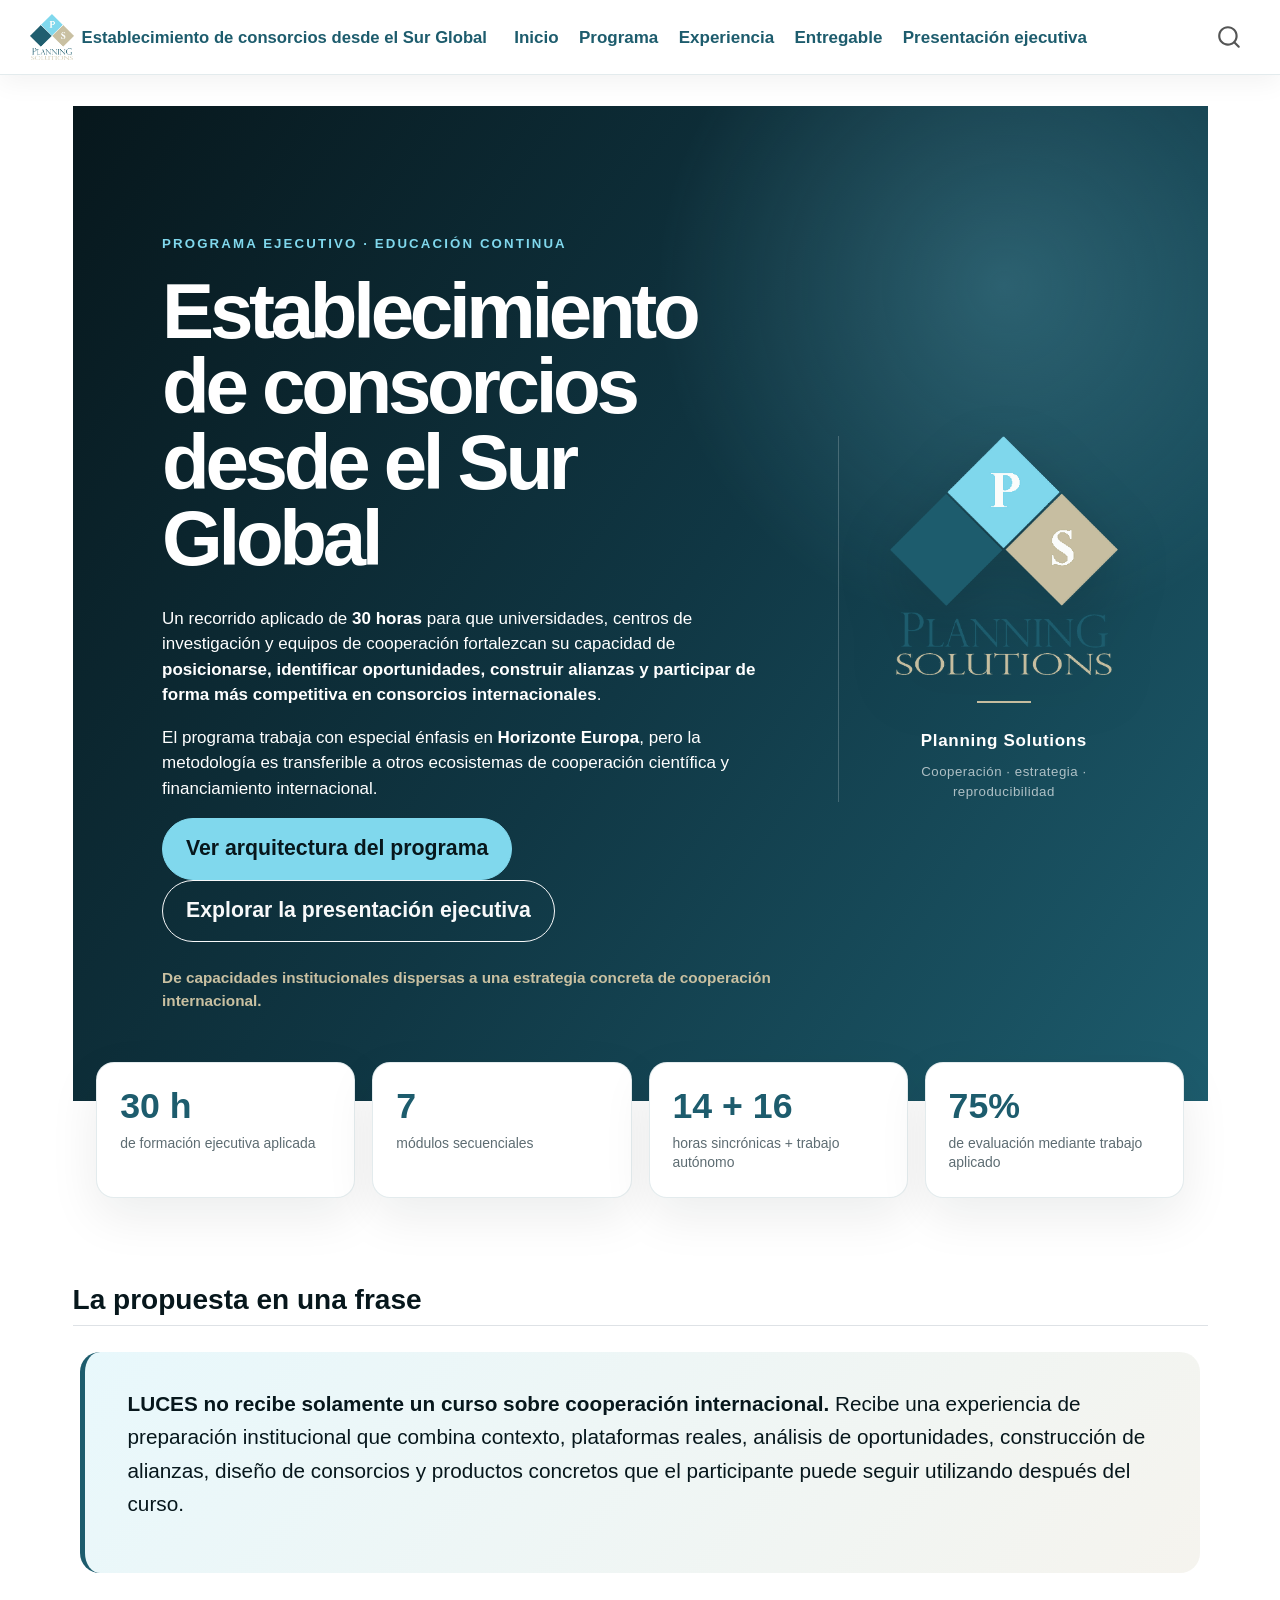
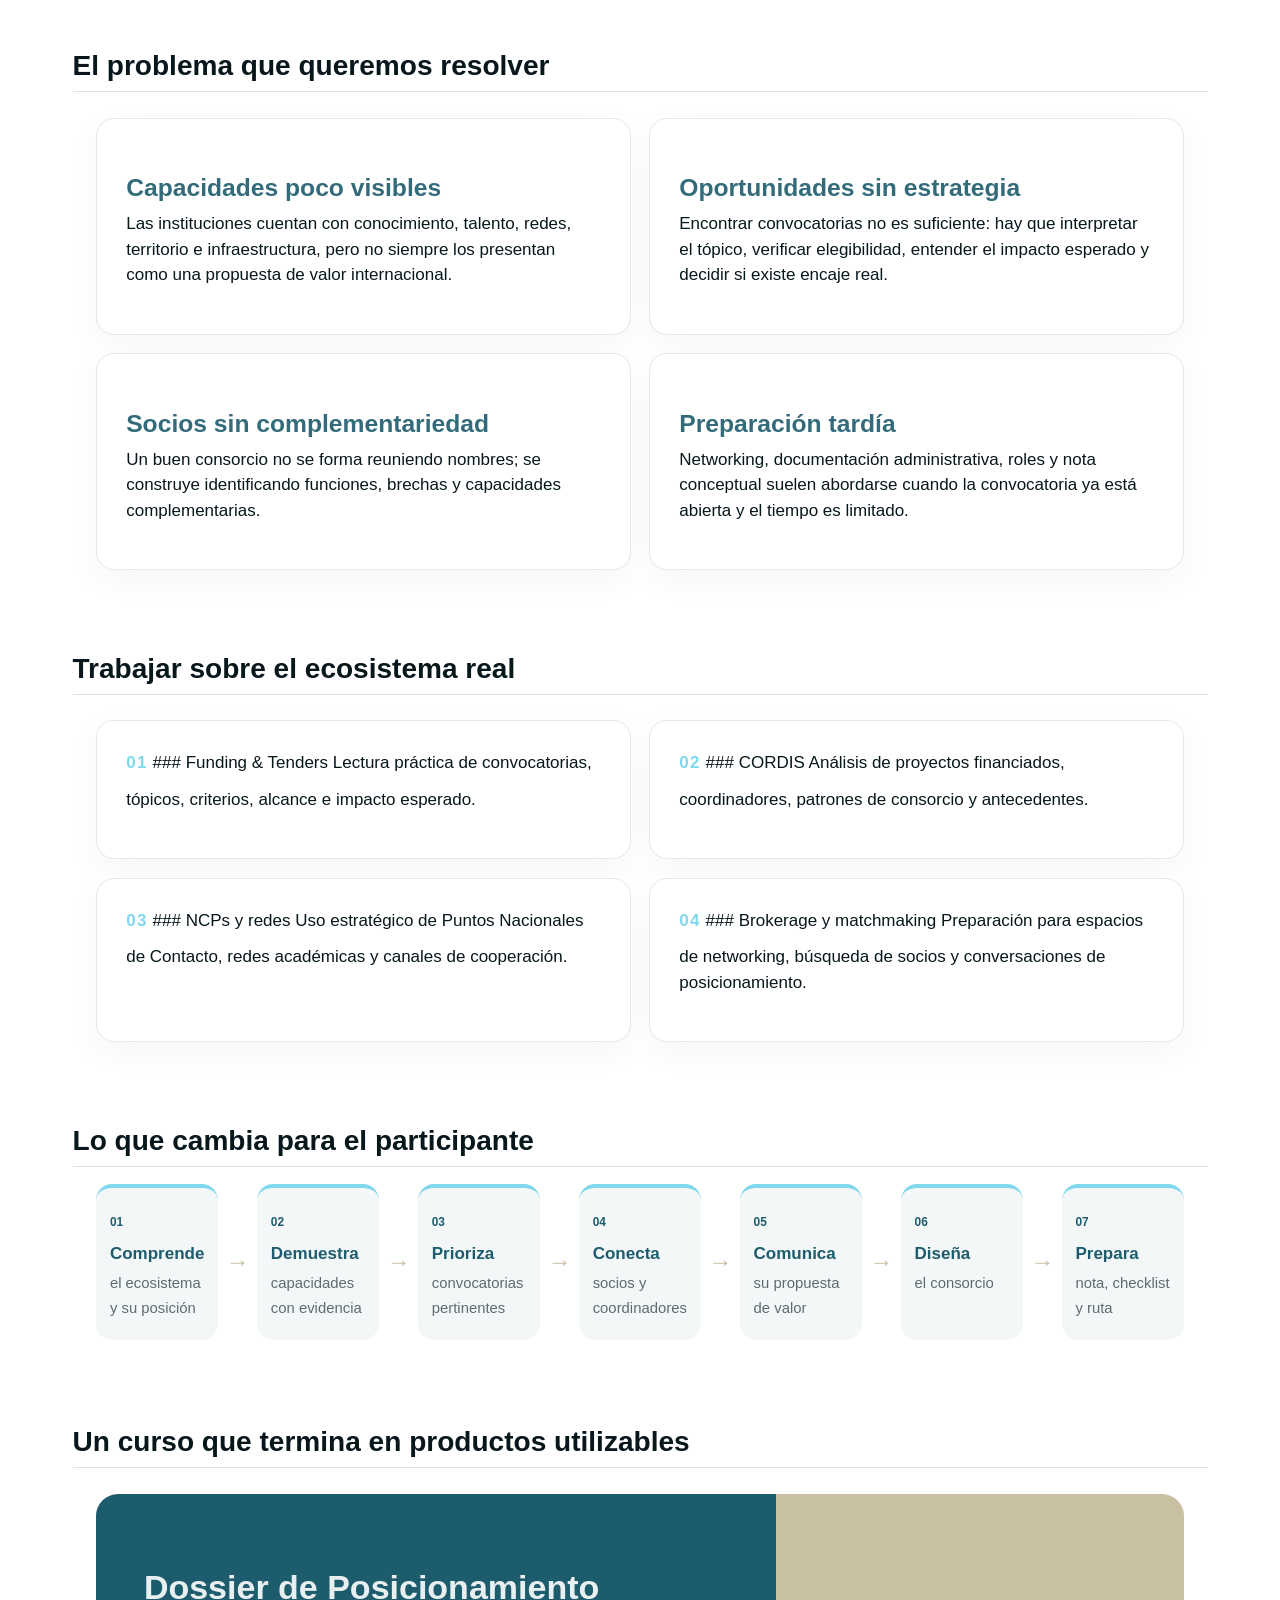
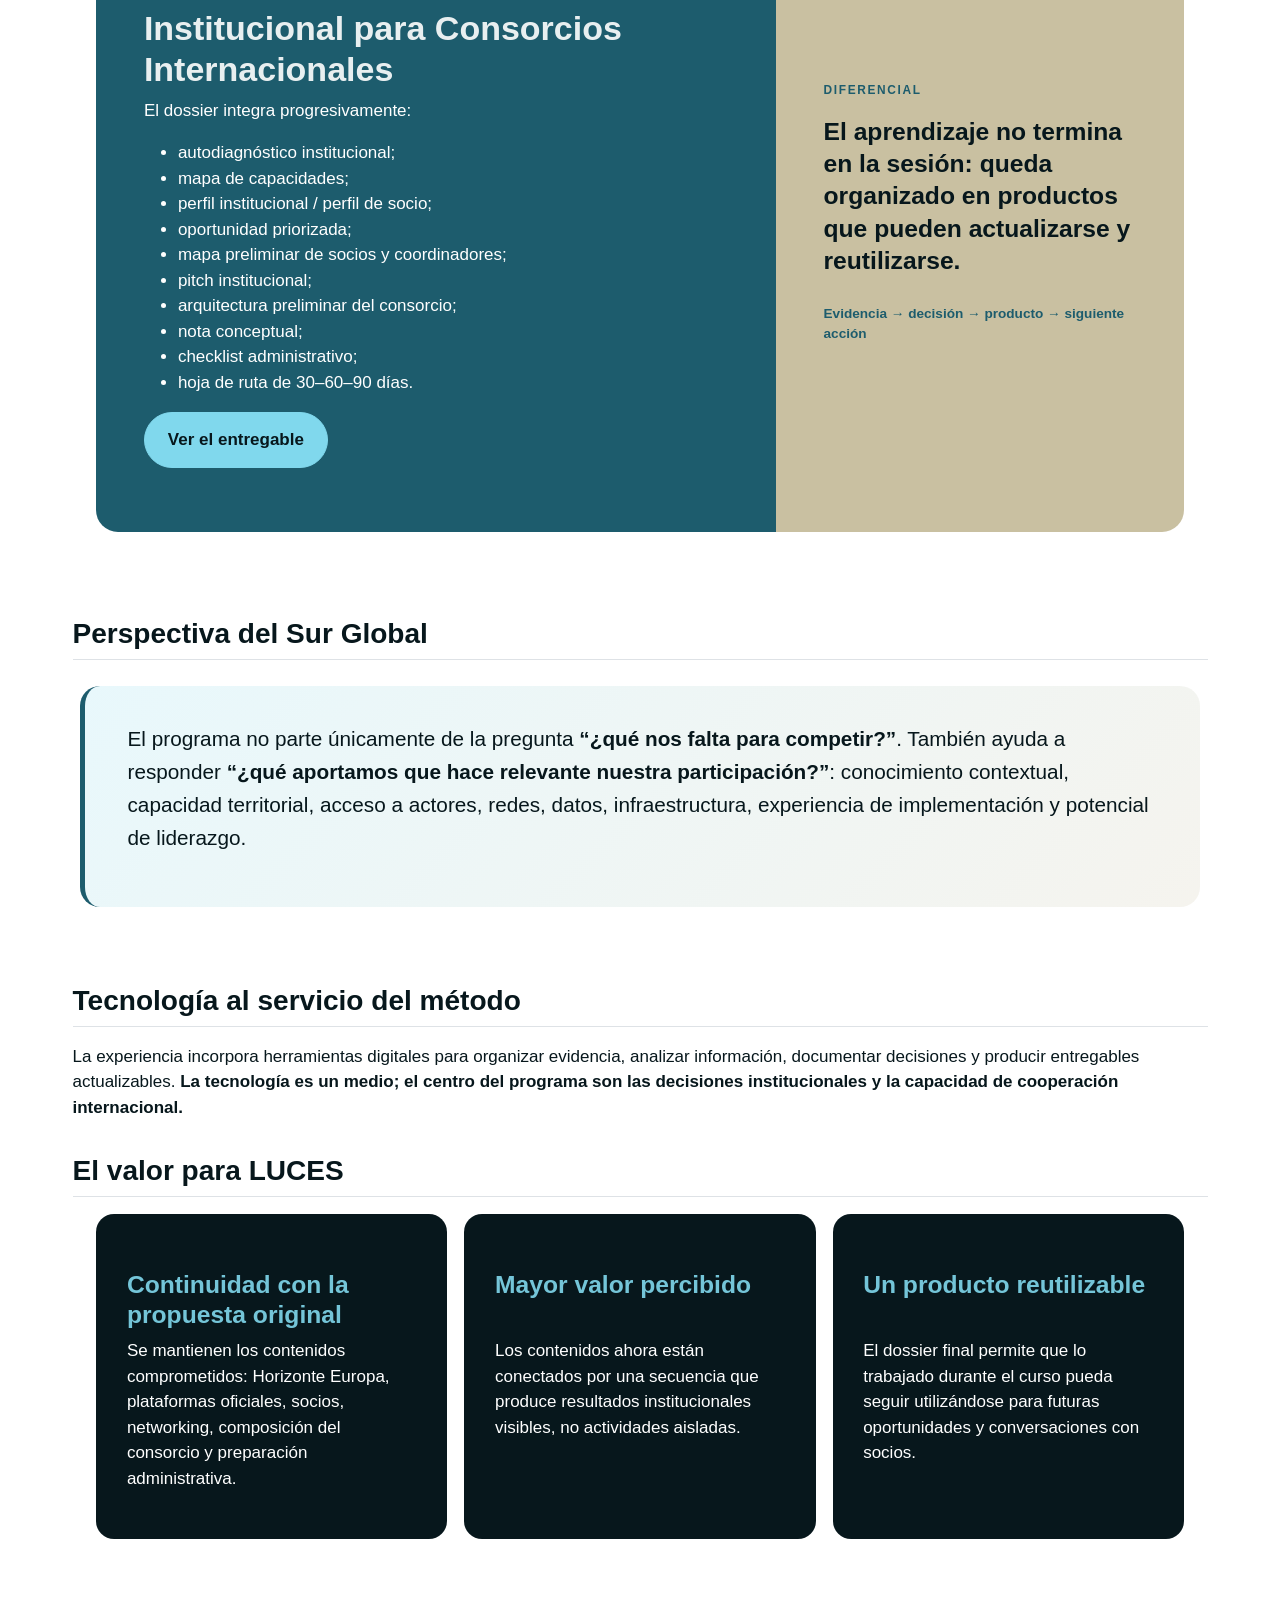
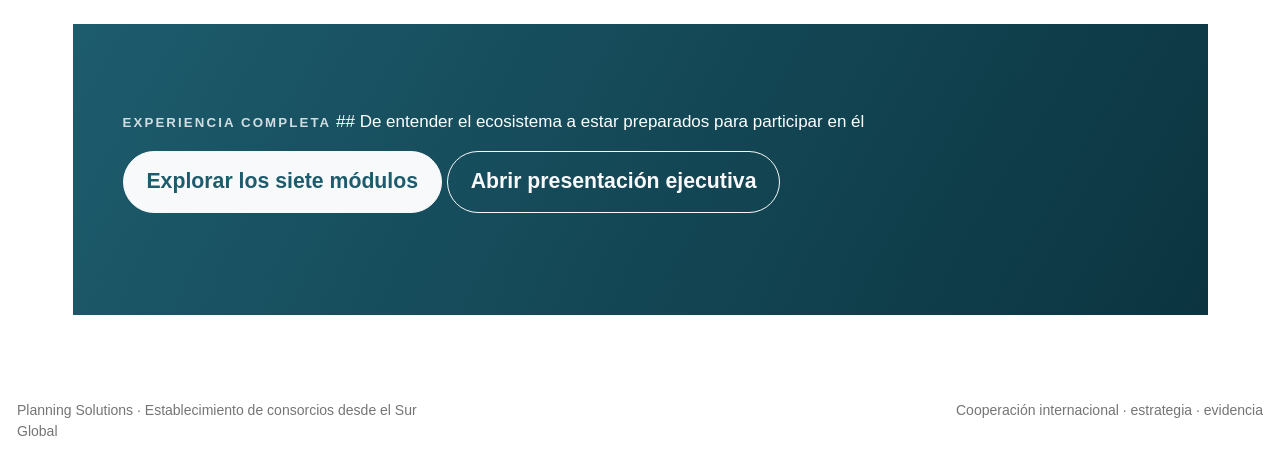
<file: index.html>
<!DOCTYPE html>
<html xmlns="http://www.w3.org/1999/xhtml" lang="es" xml:lang="es"><head>

<meta charset="utf-8">
<meta name="generator" content="quarto-1.9.38">

<meta name="viewport" content="width=device-width, initial-scale=1.0, user-scalable=yes">

<meta name="description" content="Programa ejecutivo para fortalecer el posicionamiento institucional, la identificación de oportunidades y la conformación de consorcios internacionales desde el Sur Global.">

<title>Establecimiento de consorcios desde el Sur Global</title>
<style>
/* Default styles provided by pandoc.
** See https://pandoc.org/MANUAL.html#variables-for-html for config info.
*/
code{white-space: pre-wrap;}
span.smallcaps{font-variant: small-caps;}
div.columns{display: flex; gap: min(4vw, 1.5em);}
div.column{flex: auto; overflow-x: auto;}
div.hanging-indent{margin-left: 1.5em; text-indent: -1.5em;}
ul.task-list{list-style: none;}
ul.task-list li input[type="checkbox"] {
  width: 0.8em;
  margin: 0 0.8em 0.2em -1em; /* quarto-specific, see https://github.com/quarto-dev/quarto-cli/issues/4556 */ 
  vertical-align: middle;
}
</style>


<script src="site_libs/quarto-nav/quarto-nav.js"></script>
<script src="site_libs/quarto-nav/headroom.min.js"></script>
<script src="site_libs/clipboard/clipboard.min.js"></script>
<script src="site_libs/quarto-search/autocomplete.umd.js"></script>
<script src="site_libs/quarto-search/fuse.min.js"></script>
<script src="site_libs/quarto-search/quarto-search.js"></script>
<meta name="quarto:offset" content="./">
<link href="./assets/logo_planning.png" rel="icon" type="image/png">
<script src="site_libs/quarto-html/quarto.js" type="module"></script>
<script src="site_libs/quarto-html/tabsets/tabsets.js" type="module"></script>
<script src="site_libs/quarto-html/popper.min.js"></script>
<script src="site_libs/quarto-html/tippy.umd.min.js"></script>
<script src="site_libs/quarto-html/anchor.min.js"></script>
<link href="site_libs/quarto-html/tippy.css" rel="stylesheet">
<link href="site_libs/quarto-html/quarto-syntax-highlighting-15634bcf2e68342d4ad2dfa704d543f6.css" rel="stylesheet" id="quarto-text-highlighting-styles">
<script src="site_libs/bootstrap/bootstrap.min.js"></script>
<link href="site_libs/bootstrap/bootstrap-icons.css" rel="stylesheet">
<link href="site_libs/bootstrap/bootstrap-a0f9fd0d421825b736dc1bbcbcba2219.min.css" rel="stylesheet" append-hash="true" id="quarto-bootstrap" data-mode="light">
<script id="quarto-search-options" type="application/json">{
  "location": "navbar",
  "copy-button": false,
  "collapse-after": 3,
  "panel-placement": "end",
  "type": "overlay",
  "limit": 50,
  "keyboard-shortcut": [
    "f",
    "/",
    "s"
  ],
  "show-item-context": false,
  "language": {
    "search-no-results-text": "No se han encontrado resultados",
    "search-matching-documents-text": "documentos encontrados",
    "search-copy-link-title": "Copiar el enlace en la búsqueda",
    "search-hide-matches-text": "Ocultar resultados adicionales",
    "search-more-match-text": "resultado adicional en este documento",
    "search-more-matches-text": "resultados adicionales en este documento",
    "search-clear-button-title": "Borrar",
    "search-text-placeholder": "",
    "search-detached-cancel-button-title": "Cancelar",
    "search-submit-button-title": "Enviar",
    "search-label": "Buscar"
  }
}</script>
<style>html{ scroll-behavior: smooth; }</style>


<link rel="stylesheet" href="styles.css">
</head>

<body class="nav-fixed quarto-light">

<div id="quarto-search-results"></div>
  <header id="quarto-header" class="headroom fixed-top">
    <nav class="navbar navbar-expand-lg " data-bs-theme="dark">
      <div class="navbar-container container-fluid">
      <div class="navbar-brand-container mx-auto">
    <a href="./index.html" class="navbar-brand navbar-brand-logo">
    <img src="./assets/logo_planning.png" alt="Planning Solutions" class="navbar-logo light-content">
    <img src="./assets/logo_planning.png" alt="Planning Solutions" class="navbar-logo dark-content">
    </a>
    <a class="navbar-brand" href="./index.html">
    <span class="navbar-title">Establecimiento de consorcios desde el Sur Global</span>
    </a>
  </div>
            <div id="quarto-search" class="" title="Buscar"></div>
          <button class="navbar-toggler" type="button" data-bs-toggle="collapse" data-bs-target="#navbarCollapse" aria-controls="navbarCollapse" role="menu" aria-expanded="false" aria-label="Navegación de palanca" onclick="if (window.quartoToggleHeadroom) { window.quartoToggleHeadroom(); }">
  <span class="navbar-toggler-icon"></span>
</button>
          <div class="collapse navbar-collapse" id="navbarCollapse">
            <ul class="navbar-nav navbar-nav-scroll me-auto">
  <li class="nav-item">
    <a class="nav-link active" href="./index.html" aria-current="page"> 
<span class="menu-text">Inicio</span></a>
  </li>  
  <li class="nav-item">
    <a class="nav-link" href="./programa.html"> 
<span class="menu-text">Programa</span></a>
  </li>  
  <li class="nav-item">
    <a class="nav-link" href="./metodologia.html"> 
<span class="menu-text">Experiencia</span></a>
  </li>  
  <li class="nav-item">
    <a class="nav-link" href="./entregable.html"> 
<span class="menu-text">Entregable</span></a>
  </li>  
  <li class="nav-item">
    <a class="nav-link" href="./presentacion.html"> 
<span class="menu-text">Presentación ejecutiva</span></a>
  </li>  
</ul>
          </div> <!-- /navcollapse -->
            <div class="quarto-navbar-tools">
</div>
      </div> <!-- /container-fluid -->
    </nav>
</header>
<!-- content -->
<div id="quarto-content" class="quarto-container page-columns page-rows-contents page-layout-full page-navbar">
<!-- sidebar -->
<!-- margin-sidebar -->
    
<!-- main -->
<main class="content column-page" id="quarto-document-content"><header id="title-block-header" class="quarto-title-block"></header>




<div class="hero-shell">
<div class="hero-copy">
<p><span class="eyebrow">PROGRAMA EJECUTIVO · EDUCACIÓN CONTINUA</span></p>
<section id="establecimiento-de-consorcios-desde-el-sur-global" class="level1">
<h1>Establecimiento de consorcios desde el Sur Global</h1>
<p>Un recorrido aplicado de <strong>30 horas</strong> para que universidades, centros de investigación y equipos de cooperación fortalezcan su capacidad de <strong>posicionarse, identificar oportunidades, construir alianzas y participar de forma más competitiva en consorcios internacionales</strong>.</p>
<p>El programa trabaja con especial énfasis en <strong>Horizonte Europa</strong>, pero la metodología es transferible a otros ecosistemas de cooperación científica y financiamiento internacional.</p>
<p><a href="./programa.html" class="btn btn-primary btn-lg">Ver arquitectura del programa</a> <a href="./presentacion.html" class="btn btn-outline-light btn-lg">Explorar la presentación ejecutiva</a></p>
<div class="hero-note">
De capacidades institucionales dispersas a una estrategia concreta de cooperación internacional.
</div>
</section>
</div>
<div class="hero-brand">
<img src="assets/logo_planning.png" class="img-fluid" alt="Planning Solutions" width="320">
<div class="brand-line">

</div>
<p>
Planning Solutions
</p>
<p class="brand-small">
Cooperación · estrategia · reproducibilidad
</p>
</div>
</div>
<div class="metrics-grid">
<div class="metric-card">
<div class="metric-number">
30 h
</div>
<div class="metric-label">
de formación ejecutiva aplicada
</div>
</div>
<div class="metric-card">
<div class="metric-number">
7
</div>
<div class="metric-label">
módulos secuenciales
</div>
</div>
<div class="metric-card">
<div class="metric-number">
14 + 16
</div>
<div class="metric-label">
horas sincrónicas + trabajo autónomo
</div>
</div>
<div class="metric-card">
<div class="metric-number">
75%
</div>
<div class="metric-label">
de evaluación mediante trabajo aplicado
</div>
</div>
</div>
<section id="la-propuesta-en-una-frase" class="level2 section-kicker">
<h2 class="section-kicker anchored" data-anchor-id="la-propuesta-en-una-frase">La propuesta en una frase</h2>
<div class="statement-card">
<p><strong>LUCES no recibe solamente un curso sobre cooperación internacional.</strong> Recibe una experiencia de preparación institucional que combina contexto, plataformas reales, análisis de oportunidades, construcción de alianzas, diseño de consorcios y productos concretos que el participante puede seguir utilizando después del curso.</p>
</div>
</section>
<section id="el-problema-que-queremos-resolver" class="level2">
<h2 class="anchored" data-anchor-id="el-problema-que-queremos-resolver">El problema que queremos resolver</h2>
<div class="problem-grid">
<section id="capacidades-poco-visibles" class="level3 problem-card">
<h3 class="anchored" data-anchor-id="capacidades-poco-visibles">Capacidades poco visibles</h3>
<p>Las instituciones cuentan con conocimiento, talento, redes, territorio e infraestructura, pero no siempre los presentan como una propuesta de valor internacional.</p>
</section>
<section id="oportunidades-sin-estrategia" class="level3 problem-card">
<h3 class="anchored" data-anchor-id="oportunidades-sin-estrategia">Oportunidades sin estrategia</h3>
<p>Encontrar convocatorias no es suficiente: hay que interpretar el tópico, verificar elegibilidad, entender el impacto esperado y decidir si existe encaje real.</p>
</section>
<section id="socios-sin-complementariedad" class="level3 problem-card">
<h3 class="anchored" data-anchor-id="socios-sin-complementariedad">Socios sin complementariedad</h3>
<p>Un buen consorcio no se forma reuniendo nombres; se construye identificando funciones, brechas y capacidades complementarias.</p>
</section>
<section id="preparación-tardía" class="level3 problem-card">
<h3 class="anchored" data-anchor-id="preparación-tardía">Preparación tardía</h3>
<p>Networking, documentación administrativa, roles y nota conceptual suelen abordarse cuando la convocatoria ya está abierta y el tiempo es limitado.</p>
</section>
</div>
</section>
<section id="trabajar-sobre-el-ecosistema-real" class="level2">
<h2 class="anchored" data-anchor-id="trabajar-sobre-el-ecosistema-real">Trabajar sobre el ecosistema real</h2>
<div class="value-grid">
<div class="value-card">
<p><span class="value-num">01</span> ### Funding &amp; Tenders Lectura práctica de convocatorias, tópicos, criterios, alcance e impacto esperado.</p>
</div>
<div class="value-card">
<p><span class="value-num">02</span> ### CORDIS Análisis de proyectos financiados, coordinadores, patrones de consorcio y antecedentes.</p>
</div>
<div class="value-card">
<p><span class="value-num">03</span> ### NCPs y redes Uso estratégico de Puntos Nacionales de Contacto, redes académicas y canales de cooperación.</p>
</div>
<div class="value-card">
<p><span class="value-num">04</span> ### Brokerage y matchmaking Preparación para espacios de networking, búsqueda de socios y conversaciones de posicionamiento.</p>
</div>
</div>
</section>
<section id="lo-que-cambia-para-el-participante" class="level2">
<h2 class="anchored" data-anchor-id="lo-que-cambia-para-el-participante">Lo que cambia para el participante</h2>
<div class="journey">
<div class="journey-step">
<span>01</span><strong>Comprende</strong><small>el ecosistema y su posición</small>
</div>
<div class="journey-arrow">
→
</div>
<div class="journey-step">
<span>02</span><strong>Demuestra</strong><small>capacidades con evidencia</small>
</div>
<div class="journey-arrow">
→
</div>
<div class="journey-step">
<span>03</span><strong>Prioriza</strong><small>convocatorias pertinentes</small>
</div>
<div class="journey-arrow">
→
</div>
<div class="journey-step">
<span>04</span><strong>Conecta</strong><small>socios y coordinadores</small>
</div>
<div class="journey-arrow">
→
</div>
<div class="journey-step">
<span>05</span><strong>Comunica</strong><small>su propuesta de valor</small>
</div>
<div class="journey-arrow">
→
</div>
<div class="journey-step">
<span>06</span><strong>Diseña</strong><small>el consorcio</small>
</div>
<div class="journey-arrow">
→
</div>
<div class="journey-step">
<span>07</span><strong>Prepara</strong><small>nota, checklist y ruta</small>
</div>
</div>
</section>
<section id="un-curso-que-termina-en-productos-utilizables" class="level2">
<h2 class="anchored" data-anchor-id="un-curso-que-termina-en-productos-utilizables">Un curso que termina en productos utilizables</h2>
<div class="deliverable-highlight">
<section id="dossier-de-posicionamiento-institucional-para-consorcios-internacionales" class="level3 deliverable-copy">
<h3 class="anchored" data-anchor-id="dossier-de-posicionamiento-institucional-para-consorcios-internacionales">Dossier de Posicionamiento Institucional para Consorcios Internacionales</h3>
<p>El dossier integra progresivamente:</p>
<ul>
<li>autodiagnóstico institucional;</li>
<li>mapa de capacidades;</li>
<li>perfil institucional / perfil de socio;</li>
<li>oportunidad priorizada;</li>
<li>mapa preliminar de socios y coordinadores;</li>
<li>pitch institucional;</li>
<li>arquitectura preliminar del consorcio;</li>
<li>nota conceptual;</li>
<li>checklist administrativo;</li>
<li>hoja de ruta de 30–60–90 días.</li>
</ul>
<p><a href="./entregable.html" class="btn btn-primary">Ver el entregable</a></p>
</section>
<div class="deliverable-side">
<div class="mini-label">
DIFERENCIAL
</div>
<div class="big-quote">
El aprendizaje no termina en la sesión: queda organizado en productos que pueden actualizarse y reutilizarse.
</div>
<div class="tool-chain">
Evidencia → decisión → producto → siguiente acción
</div>
</div>
</div>
</section>
<section id="perspectiva-del-sur-global" class="level2">
<h2 class="anchored" data-anchor-id="perspectiva-del-sur-global">Perspectiva del Sur Global</h2>
<div class="statement-card">
<p>El programa no parte únicamente de la pregunta <strong>“¿qué nos falta para competir?”</strong>. También ayuda a responder <strong>“¿qué aportamos que hace relevante nuestra participación?”</strong>: conocimiento contextual, capacidad territorial, acceso a actores, redes, datos, infraestructura, experiencia de implementación y potencial de liderazgo.</p>
</div>
</section>
<section id="tecnología-al-servicio-del-método" class="level2">
<h2 class="anchored" data-anchor-id="tecnología-al-servicio-del-método">Tecnología al servicio del método</h2>
<p>La experiencia incorpora herramientas digitales para organizar evidencia, analizar información, documentar decisiones y producir entregables actualizables. <strong>La tecnología es un medio; el centro del programa son las decisiones institucionales y la capacidad de cooperación internacional.</strong></p>
</section>
<section id="el-valor-para-luces" class="level2">
<h2 class="anchored" data-anchor-id="el-valor-para-luces">El valor para LUCES</h2>
<div class="luces-panel">
<div>
<h3 class="anchored">
Continuidad con la propuesta original
</h3>
<p>
Se mantienen los contenidos comprometidos: Horizonte Europa, plataformas oficiales, socios, networking, composición del consorcio y preparación administrativa.
</p>
</div>
<div>
<h3 class="anchored">
Mayor valor percibido
</h3>
<p>
Los contenidos ahora están conectados por una secuencia que produce resultados institucionales visibles, no actividades aisladas.
</p>
</div>
<div>
<h3 class="anchored">
Un producto reutilizable
</h3>
<p>
El dossier final permite que lo trabajado durante el curso pueda seguir utilizándose para futuras oportunidades y conversaciones con socios.
</p>
</div>
</div>
<div class="final-cta">
<p><span class="eyebrow light">EXPERIENCIA COMPLETA</span> ## De entender el ecosistema a estar preparados para participar en él</p>
<p><a href="./programa.html" class="btn btn-light btn-lg">Explorar los siete módulos</a> <a href="./presentacion.html" class="btn btn-outline-light btn-lg">Abrir presentación ejecutiva</a></p>
</div>


</section>

<a onclick="window.scrollTo(0, 0); return false;" role="button" id="quarto-back-to-top"><i class="bi bi-arrow-up"></i> Volver arriba</a></main> <!-- /main -->
<script id="quarto-html-after-body" type="application/javascript">
  window.document.addEventListener("DOMContentLoaded", function (event) {
    const icon = "";
    const anchorJS = new window.AnchorJS();
    anchorJS.options = {
      placement: 'right',
      icon: icon
    };
    anchorJS.add('.anchored');
    const isCodeAnnotation = (el) => {
      for (const clz of el.classList) {
        if (clz.startsWith('code-annotation-')) {                     
          return true;
        }
      }
      return false;
    }
    const onCopySuccess = function(e) {
      // button target
      const button = e.trigger;
      // don't keep focus
      button.blur();
      // flash "checked"
      button.classList.add('code-copy-button-checked');
      var currentTitle = button.getAttribute("title");
      button.setAttribute("title", "Copiado");
      let tooltip;
      if (window.bootstrap) {
        button.setAttribute("data-bs-toggle", "tooltip");
        button.setAttribute("data-bs-placement", "left");
        button.setAttribute("data-bs-title", "Copiado");
        tooltip = new bootstrap.Tooltip(button, 
          { trigger: "manual", 
            customClass: "code-copy-button-tooltip",
            offset: [0, -8]});
        tooltip.show();    
      }
      setTimeout(function() {
        if (tooltip) {
          tooltip.hide();
          button.removeAttribute("data-bs-title");
          button.removeAttribute("data-bs-toggle");
          button.removeAttribute("data-bs-placement");
        }
        button.setAttribute("title", currentTitle);
        button.classList.remove('code-copy-button-checked');
      }, 1000);
      // clear code selection
      e.clearSelection();
    }
    const getTextToCopy = function(trigger) {
      const outerScaffold = trigger.parentElement.cloneNode(true);
      const codeEl = outerScaffold.querySelector('code');
      for (const childEl of codeEl.children) {
        if (isCodeAnnotation(childEl)) {
          childEl.remove();
        }
      }
      return codeEl.innerText;
    }
    const clipboard = new window.ClipboardJS('.code-copy-button:not([data-in-quarto-modal])', {
      text: getTextToCopy
    });
    clipboard.on('success', onCopySuccess);
    if (window.document.getElementById('quarto-embedded-source-code-modal')) {
      const clipboardModal = new window.ClipboardJS('.code-copy-button[data-in-quarto-modal]', {
        text: getTextToCopy,
        container: window.document.getElementById('quarto-embedded-source-code-modal')
      });
      clipboardModal.on('success', onCopySuccess);
    }
      var localhostRegex = new RegExp(/^(?:http|https):\/\/localhost\:?[0-9]*\//);
      var mailtoRegex = new RegExp(/^mailto:/);
        var filterRegex = new RegExp("https:\/\/josevicente1980\.github\.io\/consorcios-internacionales-sur-global-web\/");
      var isInternal = (href) => {
          return filterRegex.test(href) || localhostRegex.test(href) || mailtoRegex.test(href);
      }
      // Inspect non-navigation links and adorn them if external
     var links = window.document.querySelectorAll('a[href]:not(.nav-link):not(.navbar-brand):not(.toc-action):not(.sidebar-link):not(.sidebar-item-toggle):not(.pagination-link):not(.no-external):not([aria-hidden]):not(.dropdown-item):not(.quarto-navigation-tool):not(.about-link)');
      for (var i=0; i<links.length; i++) {
        const link = links[i];
        if (!isInternal(link.href)) {
          // undo the damage that might have been done by quarto-nav.js in the case of
          // links that we want to consider external
          if (link.dataset.originalHref !== undefined) {
            link.href = link.dataset.originalHref;
          }
            // target, if specified
            link.setAttribute("target", "_blank");
            if (link.getAttribute("rel") === null) {
              link.setAttribute("rel", "noopener");
            }
        }
      }
    function tippyHover(el, contentFn, onTriggerFn, onUntriggerFn) {
      const config = {
        allowHTML: true,
        maxWidth: 500,
        delay: 100,
        arrow: false,
        appendTo: function(el) {
            return el.parentElement;
        },
        interactive: true,
        interactiveBorder: 10,
        theme: 'quarto',
        placement: 'bottom-start',
      };
      if (contentFn) {
        config.content = contentFn;
      }
      if (onTriggerFn) {
        config.onTrigger = onTriggerFn;
      }
      if (onUntriggerFn) {
        config.onUntrigger = onUntriggerFn;
      }
      window.tippy(el, config); 
    }
    const noterefs = window.document.querySelectorAll('a[role="doc-noteref"]');
    for (var i=0; i<noterefs.length; i++) {
      const ref = noterefs[i];
      tippyHover(ref, function() {
        // use id or data attribute instead here
        let href = ref.getAttribute('data-footnote-href') || ref.getAttribute('href');
        try { href = new URL(href).hash; } catch {}
        const id = href.replace(/^#\/?/, "");
        const note = window.document.getElementById(id);
        if (note) {
          return note.innerHTML;
        } else {
          return "";
        }
      });
    }
    const xrefs = window.document.querySelectorAll('a.quarto-xref');
    const processXRef = (id, note) => {
      // Strip column container classes
      const stripColumnClz = (el) => {
        el.classList.remove("page-full", "page-columns");
        if (el.children) {
          for (const child of el.children) {
            stripColumnClz(child);
          }
        }
      }
      stripColumnClz(note)
      if (id === null || id.startsWith('sec-')) {
        // Special case sections, only their first couple elements
        const container = document.createElement("div");
        if (note.children && note.children.length > 2) {
          container.appendChild(note.children[0].cloneNode(true));
          for (let i = 1; i < note.children.length; i++) {
            const child = note.children[i];
            if (child.tagName === "P" && child.innerText === "") {
              continue;
            } else {
              container.appendChild(child.cloneNode(true));
              break;
            }
          }
          if (window.Quarto?.typesetMath) {
            window.Quarto.typesetMath(container);
          }
          return container.innerHTML
        } else {
          if (window.Quarto?.typesetMath) {
            window.Quarto.typesetMath(note);
          }
          return note.innerHTML;
        }
      } else {
        // Remove any anchor links if they are present
        const anchorLink = note.querySelector('a.anchorjs-link');
        if (anchorLink) {
          anchorLink.remove();
        }
        if (window.Quarto?.typesetMath) {
          window.Quarto.typesetMath(note);
        }
        if (note.classList.contains("callout")) {
          return note.outerHTML;
        } else {
          return note.innerHTML;
        }
      }
    }
    for (var i=0; i<xrefs.length; i++) {
      const xref = xrefs[i];
      tippyHover(xref, undefined, function(instance) {
        instance.disable();
        let url = xref.getAttribute('href');
        let hash = undefined; 
        if (url.startsWith('#')) {
          hash = url;
        } else {
          try { hash = new URL(url).hash; } catch {}
        }
        if (hash) {
          const id = hash.replace(/^#\/?/, "");
          const note = window.document.getElementById(id);
          if (note !== null) {
            try {
              const html = processXRef(id, note.cloneNode(true));
              instance.setContent(html);
            } finally {
              instance.enable();
              instance.show();
            }
          } else {
            // See if we can fetch this
            fetch(url.split('#')[0])
            .then(res => res.text())
            .then(html => {
              const parser = new DOMParser();
              const htmlDoc = parser.parseFromString(html, "text/html");
              const note = htmlDoc.getElementById(id);
              if (note !== null) {
                const html = processXRef(id, note);
                instance.setContent(html);
              } 
            }).finally(() => {
              instance.enable();
              instance.show();
            });
          }
        } else {
          // See if we can fetch a full url (with no hash to target)
          // This is a special case and we should probably do some content thinning / targeting
          fetch(url)
          .then(res => res.text())
          .then(html => {
            const parser = new DOMParser();
            const htmlDoc = parser.parseFromString(html, "text/html");
            const note = htmlDoc.querySelector('main.content');
            if (note !== null) {
              // This should only happen for chapter cross references
              // (since there is no id in the URL)
              // remove the first header
              if (note.children.length > 0 && note.children[0].tagName === "HEADER") {
                note.children[0].remove();
              }
              const html = processXRef(null, note);
              instance.setContent(html);
            } 
          }).finally(() => {
            instance.enable();
            instance.show();
          });
        }
      }, function(instance) {
      });
    }
        let selectedAnnoteEl;
        const selectorForAnnotation = ( cell, annotation) => {
          let cellAttr = 'data-code-cell="' + cell + '"';
          let lineAttr = 'data-code-annotation="' +  annotation + '"';
          const selector = 'span[' + cellAttr + '][' + lineAttr + ']';
          return selector;
        }
        const selectCodeLines = (annoteEl) => {
          const doc = window.document;
          const targetCell = annoteEl.getAttribute("data-target-cell");
          const targetAnnotation = annoteEl.getAttribute("data-target-annotation");
          const annoteSpan = window.document.querySelector(selectorForAnnotation(targetCell, targetAnnotation));
          const lines = annoteSpan.getAttribute("data-code-lines").split(",");
          const lineIds = lines.map((line) => {
            return targetCell + "-" + line;
          })
          let top = null;
          let height = null;
          let parent = null;
          if (lineIds.length > 0) {
              //compute the position of the single el (top and bottom and make a div)
              const el = window.document.getElementById(lineIds[0]);
              top = el.offsetTop;
              height = el.offsetHeight;
              parent = el.parentElement.parentElement;
            if (lineIds.length > 1) {
              const lastEl = window.document.getElementById(lineIds[lineIds.length - 1]);
              const bottom = lastEl.offsetTop + lastEl.offsetHeight;
              height = bottom - top;
            }
            if (top !== null && height !== null && parent !== null) {
              // cook up a div (if necessary) and position it 
              let div = window.document.getElementById("code-annotation-line-highlight");
              if (div === null) {
                div = window.document.createElement("div");
                div.setAttribute("id", "code-annotation-line-highlight");
                div.style.position = 'absolute';
                parent.appendChild(div);
              }
              div.style.top = top - 2 + "px";
              div.style.height = height + 4 + "px";
              div.style.left = 0;
              let gutterDiv = window.document.getElementById("code-annotation-line-highlight-gutter");
              if (gutterDiv === null) {
                gutterDiv = window.document.createElement("div");
                gutterDiv.setAttribute("id", "code-annotation-line-highlight-gutter");
                gutterDiv.style.position = 'absolute';
                const codeCell = window.document.getElementById(targetCell);
                const gutter = codeCell.querySelector('.code-annotation-gutter');
                gutter.appendChild(gutterDiv);
              }
              gutterDiv.style.top = top - 2 + "px";
              gutterDiv.style.height = height + 4 + "px";
            }
            selectedAnnoteEl = annoteEl;
          }
        };
        const unselectCodeLines = () => {
          const elementsIds = ["code-annotation-line-highlight", "code-annotation-line-highlight-gutter"];
          elementsIds.forEach((elId) => {
            const div = window.document.getElementById(elId);
            if (div) {
              div.remove();
            }
          });
          selectedAnnoteEl = undefined;
        };
          // Handle positioning of the toggle
      window.addEventListener(
        "resize",
        throttle(() => {
          elRect = undefined;
          if (selectedAnnoteEl) {
            selectCodeLines(selectedAnnoteEl);
          }
        }, 10)
      );
      function throttle(fn, ms) {
      let throttle = false;
      let timer;
        return (...args) => {
          if(!throttle) { // first call gets through
              fn.apply(this, args);
              throttle = true;
          } else { // all the others get throttled
              if(timer) clearTimeout(timer); // cancel #2
              timer = setTimeout(() => {
                fn.apply(this, args);
                timer = throttle = false;
              }, ms);
          }
        };
      }
        // Attach click handler to the DT
        const annoteDls = window.document.querySelectorAll('dt[data-target-cell]');
        for (const annoteDlNode of annoteDls) {
          annoteDlNode.addEventListener('click', (event) => {
            const clickedEl = event.target;
            if (clickedEl !== selectedAnnoteEl) {
              unselectCodeLines();
              const activeEl = window.document.querySelector('dt[data-target-cell].code-annotation-active');
              if (activeEl) {
                activeEl.classList.remove('code-annotation-active');
              }
              selectCodeLines(clickedEl);
              clickedEl.classList.add('code-annotation-active');
            } else {
              // Unselect the line
              unselectCodeLines();
              clickedEl.classList.remove('code-annotation-active');
            }
          });
        }
    const findCites = (el) => {
      const parentEl = el.parentElement;
      if (parentEl) {
        const cites = parentEl.dataset.cites;
        if (cites) {
          return {
            el,
            cites: cites.split(' ')
          };
        } else {
          return findCites(el.parentElement)
        }
      } else {
        return undefined;
      }
    };
    var bibliorefs = window.document.querySelectorAll('a[role="doc-biblioref"]');
    for (var i=0; i<bibliorefs.length; i++) {
      const ref = bibliorefs[i];
      const citeInfo = findCites(ref);
      if (citeInfo) {
        tippyHover(citeInfo.el, function() {
          var popup = window.document.createElement('div');
          citeInfo.cites.forEach(function(cite) {
            var citeDiv = window.document.createElement('div');
            citeDiv.classList.add('hanging-indent');
            citeDiv.classList.add('csl-entry');
            var biblioDiv = window.document.getElementById('ref-' + cite);
            if (biblioDiv) {
              citeDiv.innerHTML = biblioDiv.innerHTML;
            }
            popup.appendChild(citeDiv);
          });
          return popup.innerHTML;
        });
      }
    }
  });
  </script>
</div> <!-- /content -->
<footer class="footer">
  <div class="nav-footer">
    <div class="nav-footer-left">
<p>Planning Solutions · Establecimiento de consorcios desde el Sur Global</p>
</div>   
    <div class="nav-footer-center">
      &nbsp;
    </div>
    <div class="nav-footer-right">
<p>Cooperación internacional · estrategia · evidencia</p>
</div>
  </div>
</footer>




<script src="site_libs/quarto-html/zenscroll-min.js"></script>
</body></html>
</file>
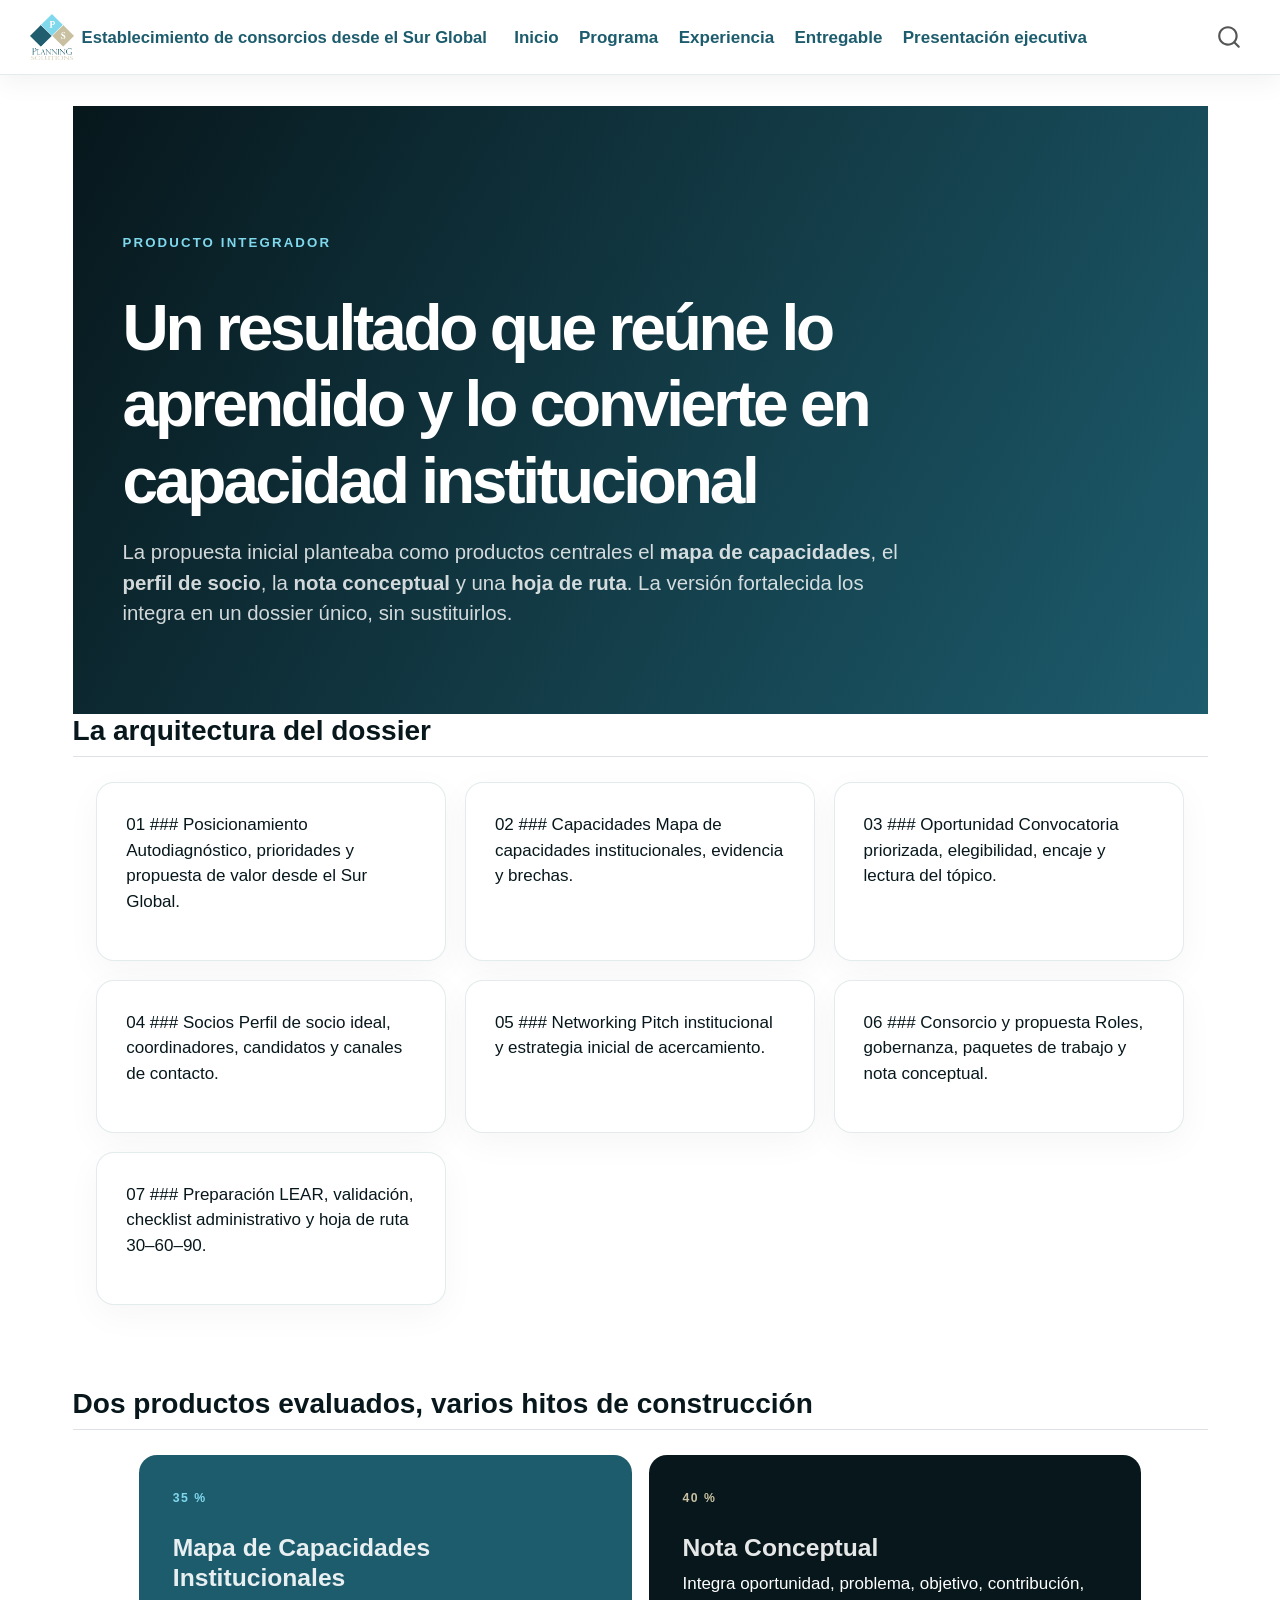
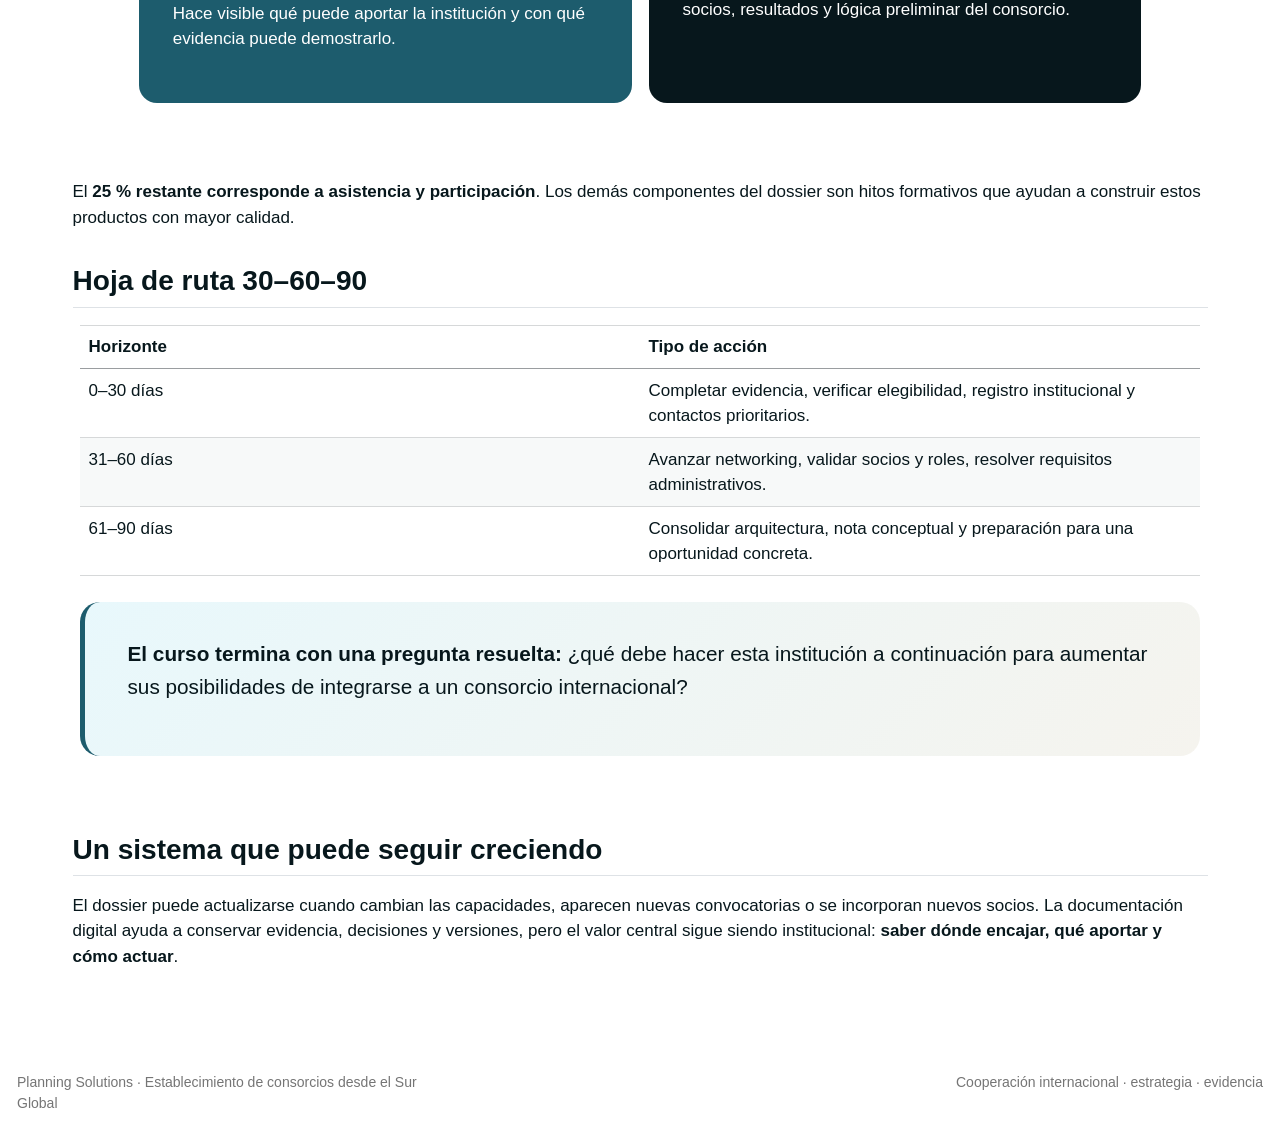
<file: entregable.html>
<!DOCTYPE html>
<html xmlns="http://www.w3.org/1999/xhtml" lang="es" xml:lang="es"><head>

<meta charset="utf-8">
<meta name="generator" content="quarto-1.9.38">

<meta name="viewport" content="width=device-width, initial-scale=1.0, user-scalable=yes">

<meta name="description" content="Un dossier institucional que organiza capacidades, oportunidades, socios, propuesta y preparación administrativa.">

<title>Entregable final – Establecimiento de consorcios desde el Sur Global</title>
<style>
/* Default styles provided by pandoc.
** See https://pandoc.org/MANUAL.html#variables-for-html for config info.
*/
code{white-space: pre-wrap;}
span.smallcaps{font-variant: small-caps;}
div.columns{display: flex; gap: min(4vw, 1.5em);}
div.column{flex: auto; overflow-x: auto;}
div.hanging-indent{margin-left: 1.5em; text-indent: -1.5em;}
ul.task-list{list-style: none;}
ul.task-list li input[type="checkbox"] {
  width: 0.8em;
  margin: 0 0.8em 0.2em -1em; /* quarto-specific, see https://github.com/quarto-dev/quarto-cli/issues/4556 */ 
  vertical-align: middle;
}
</style>


<script src="site_libs/quarto-nav/quarto-nav.js"></script>
<script src="site_libs/quarto-nav/headroom.min.js"></script>
<script src="site_libs/clipboard/clipboard.min.js"></script>
<script src="site_libs/quarto-search/autocomplete.umd.js"></script>
<script src="site_libs/quarto-search/fuse.min.js"></script>
<script src="site_libs/quarto-search/quarto-search.js"></script>
<meta name="quarto:offset" content="./">
<link href="./assets/logo_planning.png" rel="icon" type="image/png">
<script src="site_libs/quarto-html/quarto.js" type="module"></script>
<script src="site_libs/quarto-html/tabsets/tabsets.js" type="module"></script>
<script src="site_libs/quarto-html/popper.min.js"></script>
<script src="site_libs/quarto-html/tippy.umd.min.js"></script>
<script src="site_libs/quarto-html/anchor.min.js"></script>
<link href="site_libs/quarto-html/tippy.css" rel="stylesheet">
<link href="site_libs/quarto-html/quarto-syntax-highlighting-15634bcf2e68342d4ad2dfa704d543f6.css" rel="stylesheet" id="quarto-text-highlighting-styles">
<script src="site_libs/bootstrap/bootstrap.min.js"></script>
<link href="site_libs/bootstrap/bootstrap-icons.css" rel="stylesheet">
<link href="site_libs/bootstrap/bootstrap-a0f9fd0d421825b736dc1bbcbcba2219.min.css" rel="stylesheet" append-hash="true" id="quarto-bootstrap" data-mode="light">
<script id="quarto-search-options" type="application/json">{
  "location": "navbar",
  "copy-button": false,
  "collapse-after": 3,
  "panel-placement": "end",
  "type": "overlay",
  "limit": 50,
  "keyboard-shortcut": [
    "f",
    "/",
    "s"
  ],
  "show-item-context": false,
  "language": {
    "search-no-results-text": "No se han encontrado resultados",
    "search-matching-documents-text": "documentos encontrados",
    "search-copy-link-title": "Copiar el enlace en la búsqueda",
    "search-hide-matches-text": "Ocultar resultados adicionales",
    "search-more-match-text": "resultado adicional en este documento",
    "search-more-matches-text": "resultados adicionales en este documento",
    "search-clear-button-title": "Borrar",
    "search-text-placeholder": "",
    "search-detached-cancel-button-title": "Cancelar",
    "search-submit-button-title": "Enviar",
    "search-label": "Buscar"
  }
}</script>
<style>html{ scroll-behavior: smooth; }</style>


<link rel="stylesheet" href="styles.css">
</head>

<body class="nav-fixed quarto-light">

<div id="quarto-search-results"></div>
  <header id="quarto-header" class="headroom fixed-top">
    <nav class="navbar navbar-expand-lg " data-bs-theme="dark">
      <div class="navbar-container container-fluid">
      <div class="navbar-brand-container mx-auto">
    <a href="./index.html" class="navbar-brand navbar-brand-logo">
    <img src="./assets/logo_planning.png" alt="Planning Solutions" class="navbar-logo light-content">
    <img src="./assets/logo_planning.png" alt="Planning Solutions" class="navbar-logo dark-content">
    </a>
    <a class="navbar-brand" href="./index.html">
    <span class="navbar-title">Establecimiento de consorcios desde el Sur Global</span>
    </a>
  </div>
            <div id="quarto-search" class="" title="Buscar"></div>
          <button class="navbar-toggler" type="button" data-bs-toggle="collapse" data-bs-target="#navbarCollapse" aria-controls="navbarCollapse" role="menu" aria-expanded="false" aria-label="Navegación de palanca" onclick="if (window.quartoToggleHeadroom) { window.quartoToggleHeadroom(); }">
  <span class="navbar-toggler-icon"></span>
</button>
          <div class="collapse navbar-collapse" id="navbarCollapse">
            <ul class="navbar-nav navbar-nav-scroll me-auto">
  <li class="nav-item">
    <a class="nav-link" href="./index.html"> 
<span class="menu-text">Inicio</span></a>
  </li>  
  <li class="nav-item">
    <a class="nav-link" href="./programa.html"> 
<span class="menu-text">Programa</span></a>
  </li>  
  <li class="nav-item">
    <a class="nav-link" href="./metodologia.html"> 
<span class="menu-text">Experiencia</span></a>
  </li>  
  <li class="nav-item">
    <a class="nav-link active" href="./entregable.html" aria-current="page"> 
<span class="menu-text">Entregable</span></a>
  </li>  
  <li class="nav-item">
    <a class="nav-link" href="./presentacion.html"> 
<span class="menu-text">Presentación ejecutiva</span></a>
  </li>  
</ul>
          </div> <!-- /navcollapse -->
            <div class="quarto-navbar-tools">
</div>
      </div> <!-- /container-fluid -->
    </nav>
</header>
<!-- content -->
<div id="quarto-content" class="quarto-container page-columns page-rows-contents page-layout-full page-navbar">
<!-- sidebar -->
<!-- margin-sidebar -->
    
<!-- main -->
<main class="content column-page" id="quarto-document-content">

<header id="title-block-header" class="quarto-title-block default">
<div class="quarto-title">
<h1 class="title">Entregable final</h1>
</div>

<div>
  <div class="description">
    Un dossier institucional que organiza capacidades, oportunidades, socios, propuesta y preparación administrativa.
  </div>
</div>


<div class="quarto-title-meta column-page">

    
  
    
  </div>
  


</header>


<div class="page-hero">
<p><span class="eyebrow">PRODUCTO INTEGRADOR</span></p>
<section id="un-resultado-que-reúne-lo-aprendido-y-lo-convierte-en-capacidad-institucional" class="level1">
<h1>Un resultado que reúne lo aprendido y lo convierte en capacidad institucional</h1>
<p>La propuesta inicial planteaba como productos centrales el <strong>mapa de capacidades</strong>, el <strong>perfil de socio</strong>, la <strong>nota conceptual</strong> y una <strong>hoja de ruta</strong>. La versión fortalecida los integra en un dossier único, sin sustituirlos.</p>
</section>
</div>
<section id="la-arquitectura-del-dossier" class="level2">
<h2 class="anchored" data-anchor-id="la-arquitectura-del-dossier">La arquitectura del dossier</h2>
<div class="dossier-grid">
<div class="dossier-card">
<p><span>01</span> ### Posicionamiento Autodiagnóstico, prioridades y propuesta de valor desde el Sur Global.</p>
</div>
<div class="dossier-card">
<p><span>02</span> ### Capacidades Mapa de capacidades institucionales, evidencia y brechas.</p>
</div>
<div class="dossier-card">
<p><span>03</span> ### Oportunidad Convocatoria priorizada, elegibilidad, encaje y lectura del tópico.</p>
</div>
<div class="dossier-card">
<p><span>04</span> ### Socios Perfil de socio ideal, coordinadores, candidatos y canales de contacto.</p>
</div>
<div class="dossier-card">
<p><span>05</span> ### Networking Pitch institucional y estrategia inicial de acercamiento.</p>
</div>
<div class="dossier-card">
<p><span>06</span> ### Consorcio y propuesta Roles, gobernanza, paquetes de trabajo y nota conceptual.</p>
</div>
<div class="dossier-card">
<p><span>07</span> ### Preparación LEAR, validación, checklist administrativo y hoja de ruta 30–60–90.</p>
</div>
</div>
</section>
<section id="dos-productos-evaluados-varios-hitos-de-construcción" class="level2">
<h2 class="anchored" data-anchor-id="dos-productos-evaluados-varios-hitos-de-construcción">Dos productos evaluados, varios hitos de construcción</h2>
<div class="two-layer">
<div class="layer-card">
<div class="layer-tag">
35 %
</div>
<section id="mapa-de-capacidades-institucionales" class="level3">
<h3 class="anchored" data-anchor-id="mapa-de-capacidades-institucionales">Mapa de Capacidades Institucionales</h3>
<p>Hace visible qué puede aportar la institución y con qué evidencia puede demostrarlo.</p>
</section>
</div>
<div class="layer-card">
<div class="layer-tag alt">
40 %
</div>
<section id="nota-conceptual" class="level3">
<h3 class="anchored" data-anchor-id="nota-conceptual">Nota Conceptual</h3>
<p>Integra oportunidad, problema, objetivo, contribución, socios, resultados y lógica preliminar del consorcio.</p>
</section>
</div>
</div>
<p>El <strong>25 % restante corresponde a asistencia y participación</strong>. Los demás componentes del dossier son hitos formativos que ayudan a construir estos productos con mayor calidad.</p>
</section>
<section id="hoja-de-ruta-306090" class="level2">
<h2 class="anchored" data-anchor-id="hoja-de-ruta-306090">Hoja de ruta 30–60–90</h2>
<table class="caption-top table">
<colgroup>
<col style="width: 50%">
<col style="width: 50%">
</colgroup>
<thead>
<tr class="header">
<th>Horizonte</th>
<th>Tipo de acción</th>
</tr>
</thead>
<tbody>
<tr class="odd">
<td>0–30 días</td>
<td>Completar evidencia, verificar elegibilidad, registro institucional y contactos prioritarios.</td>
</tr>
<tr class="even">
<td>31–60 días</td>
<td>Avanzar networking, validar socios y roles, resolver requisitos administrativos.</td>
</tr>
<tr class="odd">
<td>61–90 días</td>
<td>Consolidar arquitectura, nota conceptual y preparación para una oportunidad concreta.</td>
</tr>
</tbody>
</table>
<div class="statement-card">
<p><strong>El curso termina con una pregunta resuelta:</strong> ¿qué debe hacer esta institución a continuación para aumentar sus posibilidades de integrarse a un consorcio internacional?</p>
</div>
</section>
<section id="un-sistema-que-puede-seguir-creciendo" class="level2">
<h2 class="anchored" data-anchor-id="un-sistema-que-puede-seguir-creciendo">Un sistema que puede seguir creciendo</h2>
<p>El dossier puede actualizarse cuando cambian las capacidades, aparecen nuevas convocatorias o se incorporan nuevos socios. La documentación digital ayuda a conservar evidencia, decisiones y versiones, pero el valor central sigue siendo institucional: <strong>saber dónde encajar, qué aportar y cómo actuar</strong>.</p>


</section>

<a onclick="window.scrollTo(0, 0); return false;" role="button" id="quarto-back-to-top"><i class="bi bi-arrow-up"></i> Volver arriba</a></main> <!-- /main -->
<script id="quarto-html-after-body" type="application/javascript">
  window.document.addEventListener("DOMContentLoaded", function (event) {
    const icon = "";
    const anchorJS = new window.AnchorJS();
    anchorJS.options = {
      placement: 'right',
      icon: icon
    };
    anchorJS.add('.anchored');
    const isCodeAnnotation = (el) => {
      for (const clz of el.classList) {
        if (clz.startsWith('code-annotation-')) {                     
          return true;
        }
      }
      return false;
    }
    const onCopySuccess = function(e) {
      // button target
      const button = e.trigger;
      // don't keep focus
      button.blur();
      // flash "checked"
      button.classList.add('code-copy-button-checked');
      var currentTitle = button.getAttribute("title");
      button.setAttribute("title", "Copiado");
      let tooltip;
      if (window.bootstrap) {
        button.setAttribute("data-bs-toggle", "tooltip");
        button.setAttribute("data-bs-placement", "left");
        button.setAttribute("data-bs-title", "Copiado");
        tooltip = new bootstrap.Tooltip(button, 
          { trigger: "manual", 
            customClass: "code-copy-button-tooltip",
            offset: [0, -8]});
        tooltip.show();    
      }
      setTimeout(function() {
        if (tooltip) {
          tooltip.hide();
          button.removeAttribute("data-bs-title");
          button.removeAttribute("data-bs-toggle");
          button.removeAttribute("data-bs-placement");
        }
        button.setAttribute("title", currentTitle);
        button.classList.remove('code-copy-button-checked');
      }, 1000);
      // clear code selection
      e.clearSelection();
    }
    const getTextToCopy = function(trigger) {
      const outerScaffold = trigger.parentElement.cloneNode(true);
      const codeEl = outerScaffold.querySelector('code');
      for (const childEl of codeEl.children) {
        if (isCodeAnnotation(childEl)) {
          childEl.remove();
        }
      }
      return codeEl.innerText;
    }
    const clipboard = new window.ClipboardJS('.code-copy-button:not([data-in-quarto-modal])', {
      text: getTextToCopy
    });
    clipboard.on('success', onCopySuccess);
    if (window.document.getElementById('quarto-embedded-source-code-modal')) {
      const clipboardModal = new window.ClipboardJS('.code-copy-button[data-in-quarto-modal]', {
        text: getTextToCopy,
        container: window.document.getElementById('quarto-embedded-source-code-modal')
      });
      clipboardModal.on('success', onCopySuccess);
    }
      var localhostRegex = new RegExp(/^(?:http|https):\/\/localhost\:?[0-9]*\//);
      var mailtoRegex = new RegExp(/^mailto:/);
        var filterRegex = new RegExp("https:\/\/josevicente1980\.github\.io\/consorcios-internacionales-sur-global-web\/");
      var isInternal = (href) => {
          return filterRegex.test(href) || localhostRegex.test(href) || mailtoRegex.test(href);
      }
      // Inspect non-navigation links and adorn them if external
     var links = window.document.querySelectorAll('a[href]:not(.nav-link):not(.navbar-brand):not(.toc-action):not(.sidebar-link):not(.sidebar-item-toggle):not(.pagination-link):not(.no-external):not([aria-hidden]):not(.dropdown-item):not(.quarto-navigation-tool):not(.about-link)');
      for (var i=0; i<links.length; i++) {
        const link = links[i];
        if (!isInternal(link.href)) {
          // undo the damage that might have been done by quarto-nav.js in the case of
          // links that we want to consider external
          if (link.dataset.originalHref !== undefined) {
            link.href = link.dataset.originalHref;
          }
            // target, if specified
            link.setAttribute("target", "_blank");
            if (link.getAttribute("rel") === null) {
              link.setAttribute("rel", "noopener");
            }
        }
      }
    function tippyHover(el, contentFn, onTriggerFn, onUntriggerFn) {
      const config = {
        allowHTML: true,
        maxWidth: 500,
        delay: 100,
        arrow: false,
        appendTo: function(el) {
            return el.parentElement;
        },
        interactive: true,
        interactiveBorder: 10,
        theme: 'quarto',
        placement: 'bottom-start',
      };
      if (contentFn) {
        config.content = contentFn;
      }
      if (onTriggerFn) {
        config.onTrigger = onTriggerFn;
      }
      if (onUntriggerFn) {
        config.onUntrigger = onUntriggerFn;
      }
      window.tippy(el, config); 
    }
    const noterefs = window.document.querySelectorAll('a[role="doc-noteref"]');
    for (var i=0; i<noterefs.length; i++) {
      const ref = noterefs[i];
      tippyHover(ref, function() {
        // use id or data attribute instead here
        let href = ref.getAttribute('data-footnote-href') || ref.getAttribute('href');
        try { href = new URL(href).hash; } catch {}
        const id = href.replace(/^#\/?/, "");
        const note = window.document.getElementById(id);
        if (note) {
          return note.innerHTML;
        } else {
          return "";
        }
      });
    }
    const xrefs = window.document.querySelectorAll('a.quarto-xref');
    const processXRef = (id, note) => {
      // Strip column container classes
      const stripColumnClz = (el) => {
        el.classList.remove("page-full", "page-columns");
        if (el.children) {
          for (const child of el.children) {
            stripColumnClz(child);
          }
        }
      }
      stripColumnClz(note)
      if (id === null || id.startsWith('sec-')) {
        // Special case sections, only their first couple elements
        const container = document.createElement("div");
        if (note.children && note.children.length > 2) {
          container.appendChild(note.children[0].cloneNode(true));
          for (let i = 1; i < note.children.length; i++) {
            const child = note.children[i];
            if (child.tagName === "P" && child.innerText === "") {
              continue;
            } else {
              container.appendChild(child.cloneNode(true));
              break;
            }
          }
          if (window.Quarto?.typesetMath) {
            window.Quarto.typesetMath(container);
          }
          return container.innerHTML
        } else {
          if (window.Quarto?.typesetMath) {
            window.Quarto.typesetMath(note);
          }
          return note.innerHTML;
        }
      } else {
        // Remove any anchor links if they are present
        const anchorLink = note.querySelector('a.anchorjs-link');
        if (anchorLink) {
          anchorLink.remove();
        }
        if (window.Quarto?.typesetMath) {
          window.Quarto.typesetMath(note);
        }
        if (note.classList.contains("callout")) {
          return note.outerHTML;
        } else {
          return note.innerHTML;
        }
      }
    }
    for (var i=0; i<xrefs.length; i++) {
      const xref = xrefs[i];
      tippyHover(xref, undefined, function(instance) {
        instance.disable();
        let url = xref.getAttribute('href');
        let hash = undefined; 
        if (url.startsWith('#')) {
          hash = url;
        } else {
          try { hash = new URL(url).hash; } catch {}
        }
        if (hash) {
          const id = hash.replace(/^#\/?/, "");
          const note = window.document.getElementById(id);
          if (note !== null) {
            try {
              const html = processXRef(id, note.cloneNode(true));
              instance.setContent(html);
            } finally {
              instance.enable();
              instance.show();
            }
          } else {
            // See if we can fetch this
            fetch(url.split('#')[0])
            .then(res => res.text())
            .then(html => {
              const parser = new DOMParser();
              const htmlDoc = parser.parseFromString(html, "text/html");
              const note = htmlDoc.getElementById(id);
              if (note !== null) {
                const html = processXRef(id, note);
                instance.setContent(html);
              } 
            }).finally(() => {
              instance.enable();
              instance.show();
            });
          }
        } else {
          // See if we can fetch a full url (with no hash to target)
          // This is a special case and we should probably do some content thinning / targeting
          fetch(url)
          .then(res => res.text())
          .then(html => {
            const parser = new DOMParser();
            const htmlDoc = parser.parseFromString(html, "text/html");
            const note = htmlDoc.querySelector('main.content');
            if (note !== null) {
              // This should only happen for chapter cross references
              // (since there is no id in the URL)
              // remove the first header
              if (note.children.length > 0 && note.children[0].tagName === "HEADER") {
                note.children[0].remove();
              }
              const html = processXRef(null, note);
              instance.setContent(html);
            } 
          }).finally(() => {
            instance.enable();
            instance.show();
          });
        }
      }, function(instance) {
      });
    }
        let selectedAnnoteEl;
        const selectorForAnnotation = ( cell, annotation) => {
          let cellAttr = 'data-code-cell="' + cell + '"';
          let lineAttr = 'data-code-annotation="' +  annotation + '"';
          const selector = 'span[' + cellAttr + '][' + lineAttr + ']';
          return selector;
        }
        const selectCodeLines = (annoteEl) => {
          const doc = window.document;
          const targetCell = annoteEl.getAttribute("data-target-cell");
          const targetAnnotation = annoteEl.getAttribute("data-target-annotation");
          const annoteSpan = window.document.querySelector(selectorForAnnotation(targetCell, targetAnnotation));
          const lines = annoteSpan.getAttribute("data-code-lines").split(",");
          const lineIds = lines.map((line) => {
            return targetCell + "-" + line;
          })
          let top = null;
          let height = null;
          let parent = null;
          if (lineIds.length > 0) {
              //compute the position of the single el (top and bottom and make a div)
              const el = window.document.getElementById(lineIds[0]);
              top = el.offsetTop;
              height = el.offsetHeight;
              parent = el.parentElement.parentElement;
            if (lineIds.length > 1) {
              const lastEl = window.document.getElementById(lineIds[lineIds.length - 1]);
              const bottom = lastEl.offsetTop + lastEl.offsetHeight;
              height = bottom - top;
            }
            if (top !== null && height !== null && parent !== null) {
              // cook up a div (if necessary) and position it 
              let div = window.document.getElementById("code-annotation-line-highlight");
              if (div === null) {
                div = window.document.createElement("div");
                div.setAttribute("id", "code-annotation-line-highlight");
                div.style.position = 'absolute';
                parent.appendChild(div);
              }
              div.style.top = top - 2 + "px";
              div.style.height = height + 4 + "px";
              div.style.left = 0;
              let gutterDiv = window.document.getElementById("code-annotation-line-highlight-gutter");
              if (gutterDiv === null) {
                gutterDiv = window.document.createElement("div");
                gutterDiv.setAttribute("id", "code-annotation-line-highlight-gutter");
                gutterDiv.style.position = 'absolute';
                const codeCell = window.document.getElementById(targetCell);
                const gutter = codeCell.querySelector('.code-annotation-gutter');
                gutter.appendChild(gutterDiv);
              }
              gutterDiv.style.top = top - 2 + "px";
              gutterDiv.style.height = height + 4 + "px";
            }
            selectedAnnoteEl = annoteEl;
          }
        };
        const unselectCodeLines = () => {
          const elementsIds = ["code-annotation-line-highlight", "code-annotation-line-highlight-gutter"];
          elementsIds.forEach((elId) => {
            const div = window.document.getElementById(elId);
            if (div) {
              div.remove();
            }
          });
          selectedAnnoteEl = undefined;
        };
          // Handle positioning of the toggle
      window.addEventListener(
        "resize",
        throttle(() => {
          elRect = undefined;
          if (selectedAnnoteEl) {
            selectCodeLines(selectedAnnoteEl);
          }
        }, 10)
      );
      function throttle(fn, ms) {
      let throttle = false;
      let timer;
        return (...args) => {
          if(!throttle) { // first call gets through
              fn.apply(this, args);
              throttle = true;
          } else { // all the others get throttled
              if(timer) clearTimeout(timer); // cancel #2
              timer = setTimeout(() => {
                fn.apply(this, args);
                timer = throttle = false;
              }, ms);
          }
        };
      }
        // Attach click handler to the DT
        const annoteDls = window.document.querySelectorAll('dt[data-target-cell]');
        for (const annoteDlNode of annoteDls) {
          annoteDlNode.addEventListener('click', (event) => {
            const clickedEl = event.target;
            if (clickedEl !== selectedAnnoteEl) {
              unselectCodeLines();
              const activeEl = window.document.querySelector('dt[data-target-cell].code-annotation-active');
              if (activeEl) {
                activeEl.classList.remove('code-annotation-active');
              }
              selectCodeLines(clickedEl);
              clickedEl.classList.add('code-annotation-active');
            } else {
              // Unselect the line
              unselectCodeLines();
              clickedEl.classList.remove('code-annotation-active');
            }
          });
        }
    const findCites = (el) => {
      const parentEl = el.parentElement;
      if (parentEl) {
        const cites = parentEl.dataset.cites;
        if (cites) {
          return {
            el,
            cites: cites.split(' ')
          };
        } else {
          return findCites(el.parentElement)
        }
      } else {
        return undefined;
      }
    };
    var bibliorefs = window.document.querySelectorAll('a[role="doc-biblioref"]');
    for (var i=0; i<bibliorefs.length; i++) {
      const ref = bibliorefs[i];
      const citeInfo = findCites(ref);
      if (citeInfo) {
        tippyHover(citeInfo.el, function() {
          var popup = window.document.createElement('div');
          citeInfo.cites.forEach(function(cite) {
            var citeDiv = window.document.createElement('div');
            citeDiv.classList.add('hanging-indent');
            citeDiv.classList.add('csl-entry');
            var biblioDiv = window.document.getElementById('ref-' + cite);
            if (biblioDiv) {
              citeDiv.innerHTML = biblioDiv.innerHTML;
            }
            popup.appendChild(citeDiv);
          });
          return popup.innerHTML;
        });
      }
    }
  });
  </script>
</div> <!-- /content -->
<footer class="footer">
  <div class="nav-footer">
    <div class="nav-footer-left">
<p>Planning Solutions · Establecimiento de consorcios desde el Sur Global</p>
</div>   
    <div class="nav-footer-center">
      &nbsp;
    </div>
    <div class="nav-footer-right">
<p>Cooperación internacional · estrategia · evidencia</p>
</div>
  </div>
</footer>




<script src="site_libs/quarto-html/zenscroll-min.js"></script>
</body></html>
</file>
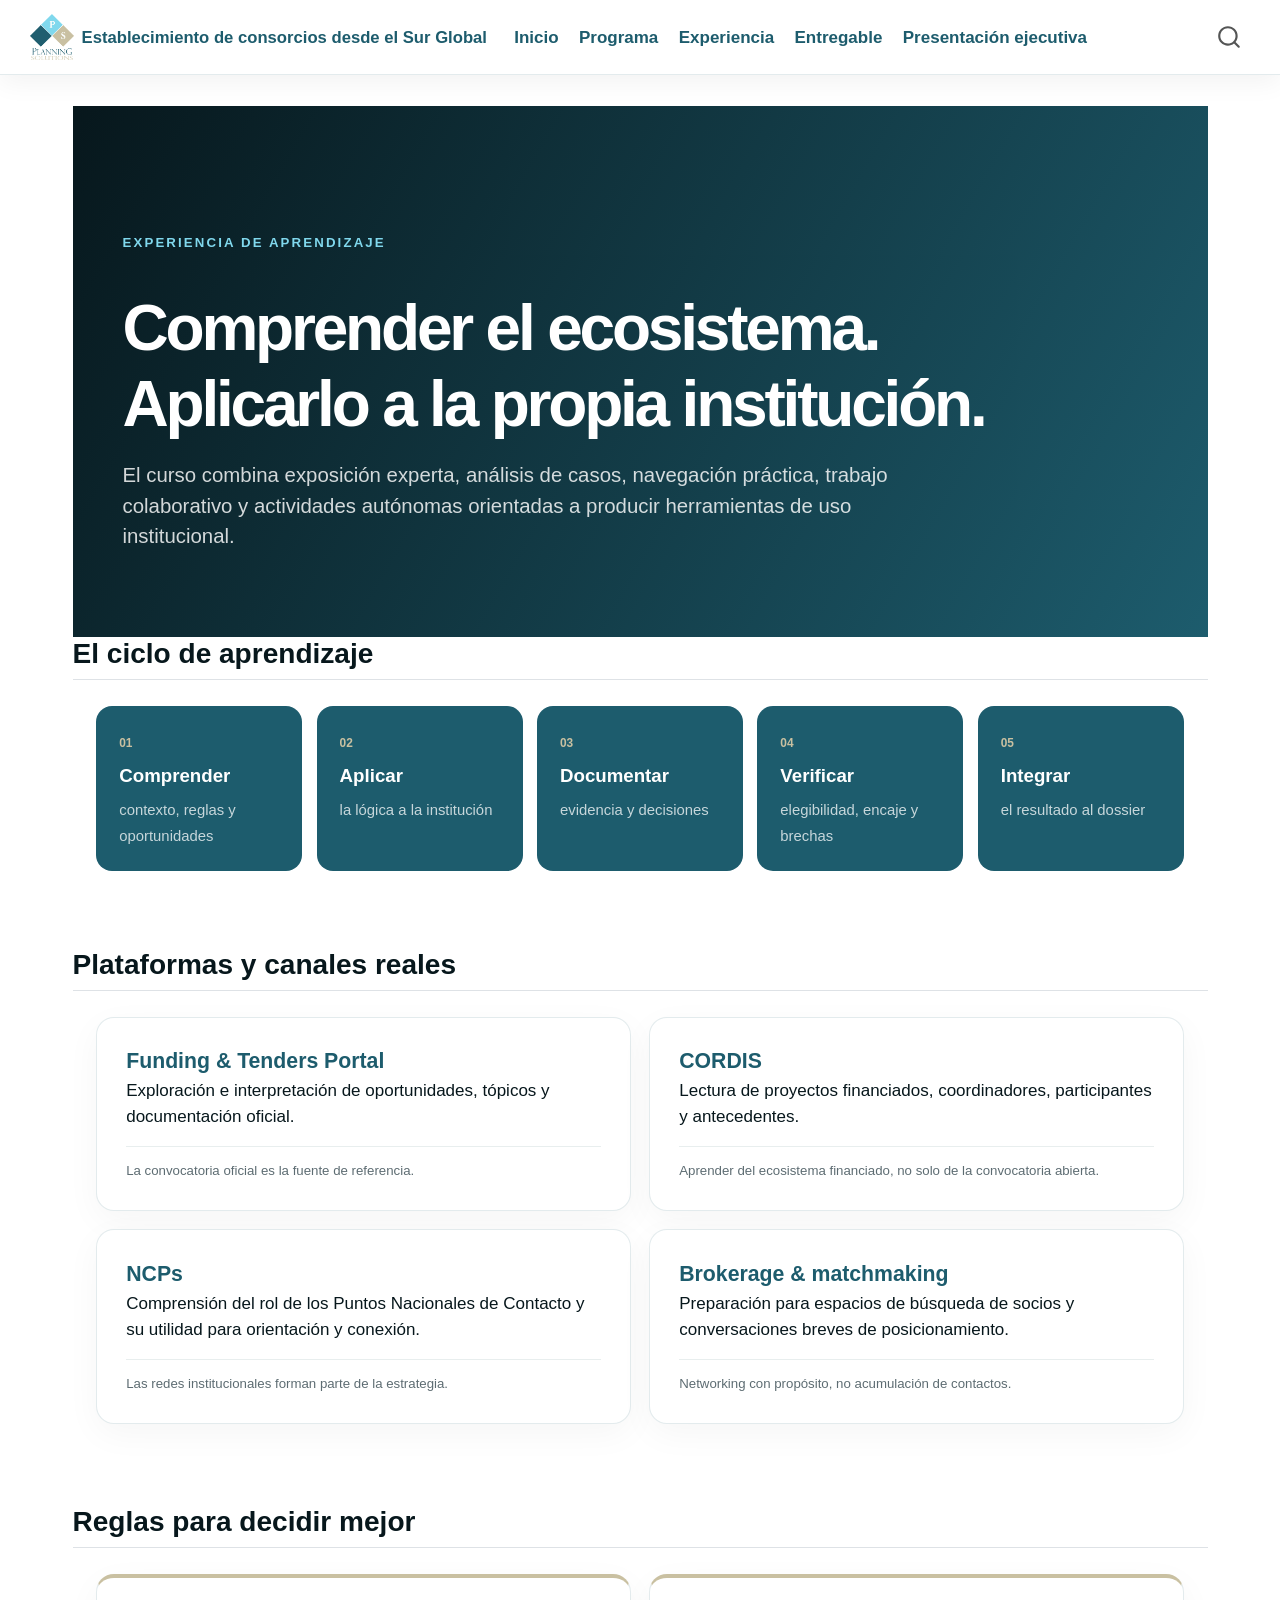
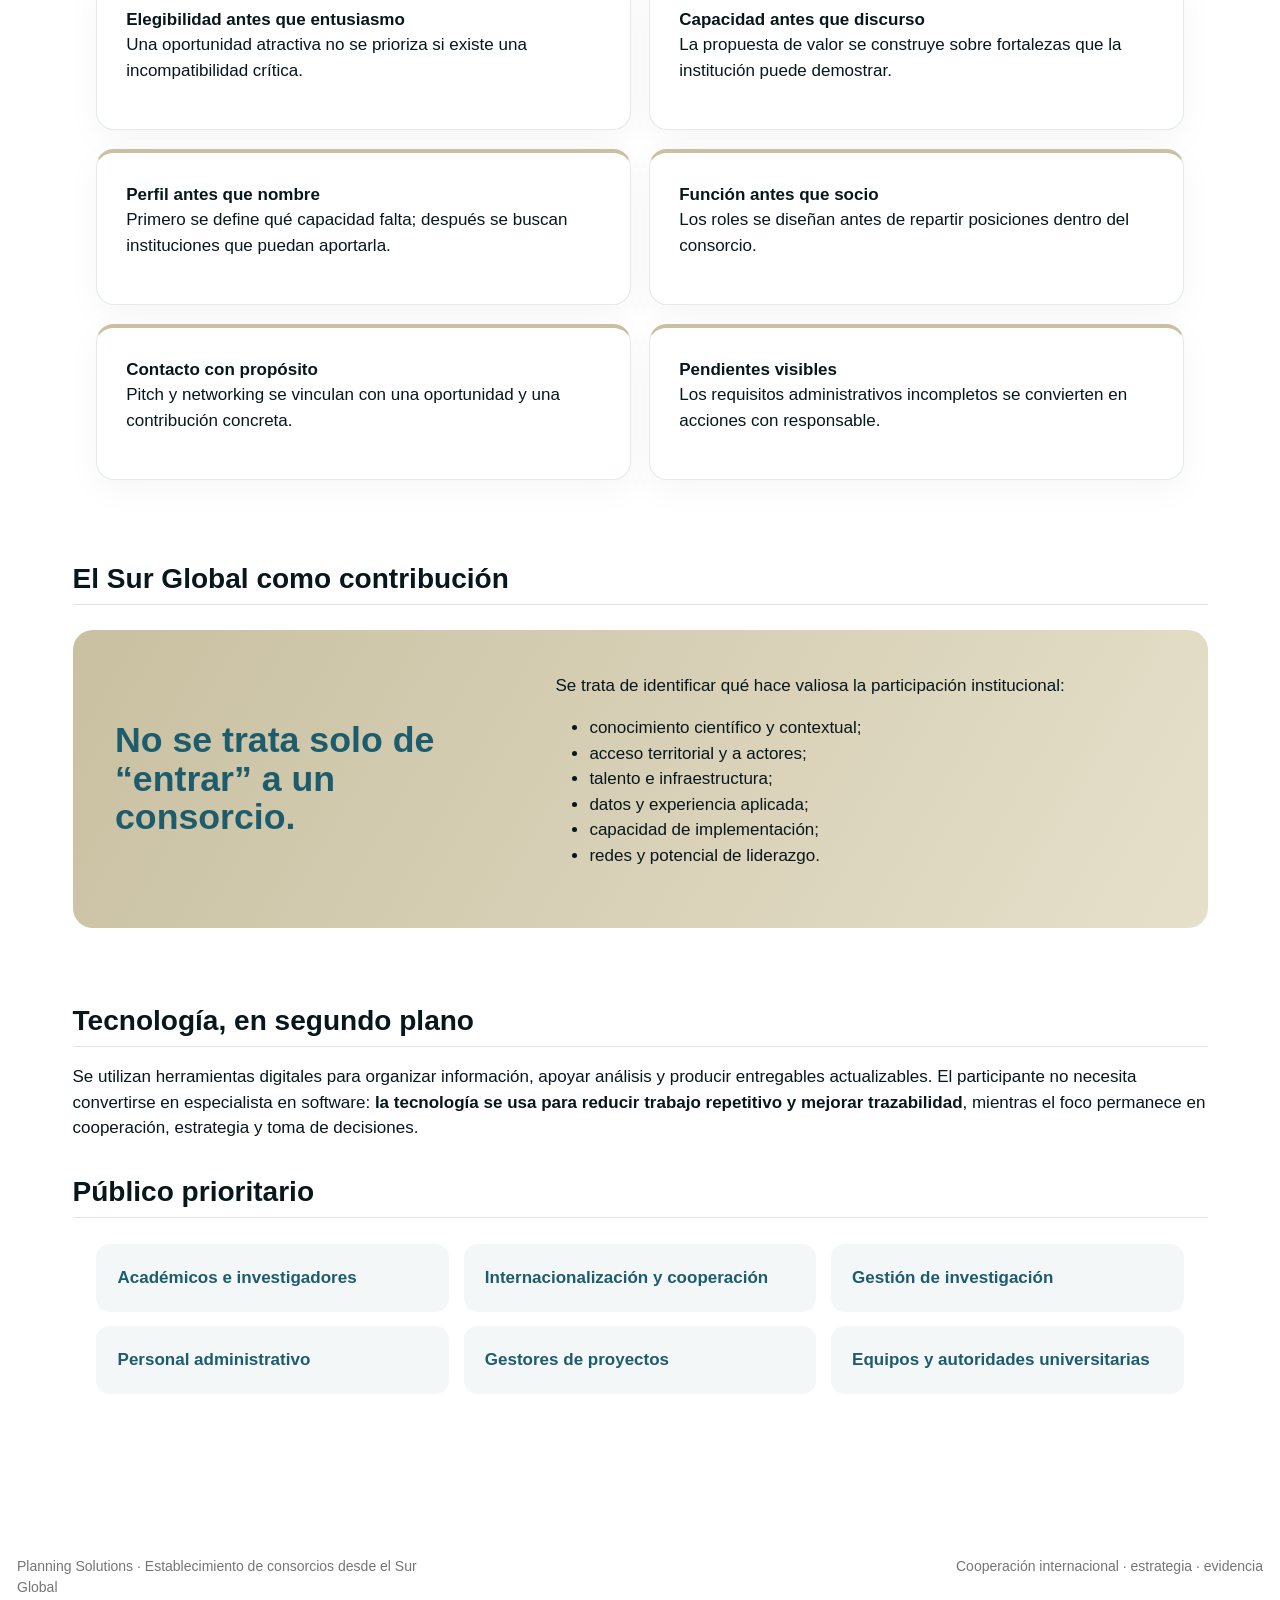
<file: metodologia.html>
<!DOCTYPE html>
<html xmlns="http://www.w3.org/1999/xhtml" lang="es" xml:lang="es"><head>

<meta charset="utf-8">
<meta name="generator" content="quarto-1.9.38">

<meta name="viewport" content="width=device-width, initial-scale=1.0, user-scalable=yes">

<meta name="description" content="Una experiencia aplicada basada en plataformas reales, casos, producción institucional y retroalimentación.">

<title>Experiencia y metodología – Establecimiento de consorcios desde el Sur Global</title>
<style>
/* Default styles provided by pandoc.
** See https://pandoc.org/MANUAL.html#variables-for-html for config info.
*/
code{white-space: pre-wrap;}
span.smallcaps{font-variant: small-caps;}
div.columns{display: flex; gap: min(4vw, 1.5em);}
div.column{flex: auto; overflow-x: auto;}
div.hanging-indent{margin-left: 1.5em; text-indent: -1.5em;}
ul.task-list{list-style: none;}
ul.task-list li input[type="checkbox"] {
  width: 0.8em;
  margin: 0 0.8em 0.2em -1em; /* quarto-specific, see https://github.com/quarto-dev/quarto-cli/issues/4556 */ 
  vertical-align: middle;
}
</style>


<script src="site_libs/quarto-nav/quarto-nav.js"></script>
<script src="site_libs/quarto-nav/headroom.min.js"></script>
<script src="site_libs/clipboard/clipboard.min.js"></script>
<script src="site_libs/quarto-search/autocomplete.umd.js"></script>
<script src="site_libs/quarto-search/fuse.min.js"></script>
<script src="site_libs/quarto-search/quarto-search.js"></script>
<meta name="quarto:offset" content="./">
<link href="./assets/logo_planning.png" rel="icon" type="image/png">
<script src="site_libs/quarto-html/quarto.js" type="module"></script>
<script src="site_libs/quarto-html/tabsets/tabsets.js" type="module"></script>
<script src="site_libs/quarto-html/popper.min.js"></script>
<script src="site_libs/quarto-html/tippy.umd.min.js"></script>
<script src="site_libs/quarto-html/anchor.min.js"></script>
<link href="site_libs/quarto-html/tippy.css" rel="stylesheet">
<link href="site_libs/quarto-html/quarto-syntax-highlighting-15634bcf2e68342d4ad2dfa704d543f6.css" rel="stylesheet" id="quarto-text-highlighting-styles">
<script src="site_libs/bootstrap/bootstrap.min.js"></script>
<link href="site_libs/bootstrap/bootstrap-icons.css" rel="stylesheet">
<link href="site_libs/bootstrap/bootstrap-a0f9fd0d421825b736dc1bbcbcba2219.min.css" rel="stylesheet" append-hash="true" id="quarto-bootstrap" data-mode="light">
<script id="quarto-search-options" type="application/json">{
  "location": "navbar",
  "copy-button": false,
  "collapse-after": 3,
  "panel-placement": "end",
  "type": "overlay",
  "limit": 50,
  "keyboard-shortcut": [
    "f",
    "/",
    "s"
  ],
  "show-item-context": false,
  "language": {
    "search-no-results-text": "No se han encontrado resultados",
    "search-matching-documents-text": "documentos encontrados",
    "search-copy-link-title": "Copiar el enlace en la búsqueda",
    "search-hide-matches-text": "Ocultar resultados adicionales",
    "search-more-match-text": "resultado adicional en este documento",
    "search-more-matches-text": "resultados adicionales en este documento",
    "search-clear-button-title": "Borrar",
    "search-text-placeholder": "",
    "search-detached-cancel-button-title": "Cancelar",
    "search-submit-button-title": "Enviar",
    "search-label": "Buscar"
  }
}</script>
<style>html{ scroll-behavior: smooth; }</style>


<link rel="stylesheet" href="styles.css">
</head>

<body class="nav-fixed quarto-light">

<div id="quarto-search-results"></div>
  <header id="quarto-header" class="headroom fixed-top">
    <nav class="navbar navbar-expand-lg " data-bs-theme="dark">
      <div class="navbar-container container-fluid">
      <div class="navbar-brand-container mx-auto">
    <a href="./index.html" class="navbar-brand navbar-brand-logo">
    <img src="./assets/logo_planning.png" alt="Planning Solutions" class="navbar-logo light-content">
    <img src="./assets/logo_planning.png" alt="Planning Solutions" class="navbar-logo dark-content">
    </a>
    <a class="navbar-brand" href="./index.html">
    <span class="navbar-title">Establecimiento de consorcios desde el Sur Global</span>
    </a>
  </div>
            <div id="quarto-search" class="" title="Buscar"></div>
          <button class="navbar-toggler" type="button" data-bs-toggle="collapse" data-bs-target="#navbarCollapse" aria-controls="navbarCollapse" role="menu" aria-expanded="false" aria-label="Navegación de palanca" onclick="if (window.quartoToggleHeadroom) { window.quartoToggleHeadroom(); }">
  <span class="navbar-toggler-icon"></span>
</button>
          <div class="collapse navbar-collapse" id="navbarCollapse">
            <ul class="navbar-nav navbar-nav-scroll me-auto">
  <li class="nav-item">
    <a class="nav-link" href="./index.html"> 
<span class="menu-text">Inicio</span></a>
  </li>  
  <li class="nav-item">
    <a class="nav-link" href="./programa.html"> 
<span class="menu-text">Programa</span></a>
  </li>  
  <li class="nav-item">
    <a class="nav-link active" href="./metodologia.html" aria-current="page"> 
<span class="menu-text">Experiencia</span></a>
  </li>  
  <li class="nav-item">
    <a class="nav-link" href="./entregable.html"> 
<span class="menu-text">Entregable</span></a>
  </li>  
  <li class="nav-item">
    <a class="nav-link" href="./presentacion.html"> 
<span class="menu-text">Presentación ejecutiva</span></a>
  </li>  
</ul>
          </div> <!-- /navcollapse -->
            <div class="quarto-navbar-tools">
</div>
      </div> <!-- /container-fluid -->
    </nav>
</header>
<!-- content -->
<div id="quarto-content" class="quarto-container page-columns page-rows-contents page-layout-full page-navbar">
<!-- sidebar -->
<!-- margin-sidebar -->
    
<!-- main -->
<main class="content column-page" id="quarto-document-content">

<header id="title-block-header" class="quarto-title-block default">
<div class="quarto-title">
<h1 class="title">Experiencia y metodología</h1>
</div>

<div>
  <div class="description">
    Una experiencia aplicada basada en plataformas reales, casos, producción institucional y retroalimentación.
  </div>
</div>


<div class="quarto-title-meta column-page">

    
  
    
  </div>
  


</header>


<div class="page-hero">
<p><span class="eyebrow">EXPERIENCIA DE APRENDIZAJE</span></p>
<section id="comprender-el-ecosistema.-aplicarlo-a-la-propia-institución." class="level1">
<h1>Comprender el ecosistema. Aplicarlo a la propia institución.</h1>
<p>El curso combina exposición experta, análisis de casos, navegación práctica, trabajo colaborativo y actividades autónomas orientadas a producir herramientas de uso institucional.</p>
</section>
</div>
<section id="el-ciclo-de-aprendizaje" class="level2">
<h2 class="anchored" data-anchor-id="el-ciclo-de-aprendizaje">El ciclo de aprendizaje</h2>
<div class="cycle-grid">
<div class="cycle-card">
<span>01</span><strong>Comprender</strong><small>contexto, reglas y oportunidades</small>
</div>
<div class="cycle-card">
<span>02</span><strong>Aplicar</strong><small>la lógica a la institución</small>
</div>
<div class="cycle-card">
<span>03</span><strong>Documentar</strong><small>evidencia y decisiones</small>
</div>
<div class="cycle-card">
<span>04</span><strong>Verificar</strong><small>elegibilidad, encaje y brechas</small>
</div>
<div class="cycle-card">
<span>05</span><strong>Integrar</strong><small>el resultado al dossier</small>
</div>
</div>
</section>
<section id="plataformas-y-canales-reales" class="level2">
<h2 class="anchored" data-anchor-id="plataformas-y-canales-reales">Plataformas y canales reales</h2>
<div class="tool-grid">
<div class="tool-card">
<div class="tool-name">
Funding &amp; Tenders Portal
</div>
<p>
Exploración e interpretación de oportunidades, tópicos y documentación oficial.
</p>
<div class="tool-rule">
La convocatoria oficial es la fuente de referencia.
</div>
</div>
<div class="tool-card">
<div class="tool-name">
CORDIS
</div>
<p>
Lectura de proyectos financiados, coordinadores, participantes y antecedentes.
</p>
<div class="tool-rule">
Aprender del ecosistema financiado, no solo de la convocatoria abierta.
</div>
</div>
<div class="tool-card">
<div class="tool-name">
NCPs
</div>
<p>
Comprensión del rol de los Puntos Nacionales de Contacto y su utilidad para orientación y conexión.
</p>
<div class="tool-rule">
Las redes institucionales forman parte de la estrategia.
</div>
</div>
<div class="tool-card">
<div class="tool-name">
Brokerage &amp; matchmaking
</div>
<p>
Preparación para espacios de búsqueda de socios y conversaciones breves de posicionamiento.
</p>
<div class="tool-rule">
Networking con propósito, no acumulación de contactos.
</div>
</div>
</div>
</section>
<section id="reglas-para-decidir-mejor" class="level2">
<h2 class="anchored" data-anchor-id="reglas-para-decidir-mejor">Reglas para decidir mejor</h2>
<div class="guardrail-grid">
<div class="guardrail">
<strong>Elegibilidad antes que entusiasmo</strong>
<p>
Una oportunidad atractiva no se prioriza si existe una incompatibilidad crítica.
</p>
</div>
<div class="guardrail">
<strong>Capacidad antes que discurso</strong>
<p>
La propuesta de valor se construye sobre fortalezas que la institución puede demostrar.
</p>
</div>
<div class="guardrail">
<strong>Perfil antes que nombre</strong>
<p>
Primero se define qué capacidad falta; después se buscan instituciones que puedan aportarla.
</p>
</div>
<div class="guardrail">
<strong>Función antes que socio</strong>
<p>
Los roles se diseñan antes de repartir posiciones dentro del consorcio.
</p>
</div>
<div class="guardrail">
<strong>Contacto con propósito</strong>
<p>
Pitch y networking se vinculan con una oportunidad y una contribución concreta.
</p>
</div>
<div class="guardrail">
<strong>Pendientes visibles</strong>
<p>
Los requisitos administrativos incompletos se convierten en acciones con responsable.
</p>
</div>
</div>
</section>
<section id="el-sur-global-como-contribución" class="level2">
<h2 class="anchored" data-anchor-id="el-sur-global-como-contribución">El Sur Global como contribución</h2>
<div class="sur-panel">
<div class="sur-big">
No se trata solo de “entrar” a un consorcio.
</div>
<div class="sur-copy">
<p>
Se trata de identificar qué hace valiosa la participación institucional:
</p>
<ul>
<li>
conocimiento científico y contextual;
</li>
<li>
acceso territorial y a actores;
</li>
<li>
talento e infraestructura;
</li>
<li>
datos y experiencia aplicada;
</li>
<li>
capacidad de implementación;
</li>
<li>
redes y potencial de liderazgo.
</li>
</ul>
</div>
</div>
</section>
<section id="tecnología-en-segundo-plano" class="level2">
<h2 class="anchored" data-anchor-id="tecnología-en-segundo-plano">Tecnología, en segundo plano</h2>
<p>Se utilizan herramientas digitales para organizar información, apoyar análisis y producir entregables actualizables. El participante no necesita convertirse en especialista en software: <strong>la tecnología se usa para reducir trabajo repetitivo y mejorar trazabilidad</strong>, mientras el foco permanece en cooperación, estrategia y toma de decisiones.</p>
</section>
<section id="público-prioritario" class="level2">
<h2 class="anchored" data-anchor-id="público-prioritario">Público prioritario</h2>
<div class="audience-grid">
<div>
Académicos e investigadores
</div>
<div>
Internacionalización y cooperación
</div>
<div>
Gestión de investigación
</div>
<div>
Personal administrativo
</div>
<div>
Gestores de proyectos
</div>
<div>
Equipos y autoridades universitarias
</div>
</div>


</section>

<a onclick="window.scrollTo(0, 0); return false;" role="button" id="quarto-back-to-top"><i class="bi bi-arrow-up"></i> Volver arriba</a></main> <!-- /main -->
<script id="quarto-html-after-body" type="application/javascript">
  window.document.addEventListener("DOMContentLoaded", function (event) {
    const icon = "";
    const anchorJS = new window.AnchorJS();
    anchorJS.options = {
      placement: 'right',
      icon: icon
    };
    anchorJS.add('.anchored');
    const isCodeAnnotation = (el) => {
      for (const clz of el.classList) {
        if (clz.startsWith('code-annotation-')) {                     
          return true;
        }
      }
      return false;
    }
    const onCopySuccess = function(e) {
      // button target
      const button = e.trigger;
      // don't keep focus
      button.blur();
      // flash "checked"
      button.classList.add('code-copy-button-checked');
      var currentTitle = button.getAttribute("title");
      button.setAttribute("title", "Copiado");
      let tooltip;
      if (window.bootstrap) {
        button.setAttribute("data-bs-toggle", "tooltip");
        button.setAttribute("data-bs-placement", "left");
        button.setAttribute("data-bs-title", "Copiado");
        tooltip = new bootstrap.Tooltip(button, 
          { trigger: "manual", 
            customClass: "code-copy-button-tooltip",
            offset: [0, -8]});
        tooltip.show();    
      }
      setTimeout(function() {
        if (tooltip) {
          tooltip.hide();
          button.removeAttribute("data-bs-title");
          button.removeAttribute("data-bs-toggle");
          button.removeAttribute("data-bs-placement");
        }
        button.setAttribute("title", currentTitle);
        button.classList.remove('code-copy-button-checked');
      }, 1000);
      // clear code selection
      e.clearSelection();
    }
    const getTextToCopy = function(trigger) {
      const outerScaffold = trigger.parentElement.cloneNode(true);
      const codeEl = outerScaffold.querySelector('code');
      for (const childEl of codeEl.children) {
        if (isCodeAnnotation(childEl)) {
          childEl.remove();
        }
      }
      return codeEl.innerText;
    }
    const clipboard = new window.ClipboardJS('.code-copy-button:not([data-in-quarto-modal])', {
      text: getTextToCopy
    });
    clipboard.on('success', onCopySuccess);
    if (window.document.getElementById('quarto-embedded-source-code-modal')) {
      const clipboardModal = new window.ClipboardJS('.code-copy-button[data-in-quarto-modal]', {
        text: getTextToCopy,
        container: window.document.getElementById('quarto-embedded-source-code-modal')
      });
      clipboardModal.on('success', onCopySuccess);
    }
      var localhostRegex = new RegExp(/^(?:http|https):\/\/localhost\:?[0-9]*\//);
      var mailtoRegex = new RegExp(/^mailto:/);
        var filterRegex = new RegExp("https:\/\/josevicente1980\.github\.io\/consorcios-internacionales-sur-global-web\/");
      var isInternal = (href) => {
          return filterRegex.test(href) || localhostRegex.test(href) || mailtoRegex.test(href);
      }
      // Inspect non-navigation links and adorn them if external
     var links = window.document.querySelectorAll('a[href]:not(.nav-link):not(.navbar-brand):not(.toc-action):not(.sidebar-link):not(.sidebar-item-toggle):not(.pagination-link):not(.no-external):not([aria-hidden]):not(.dropdown-item):not(.quarto-navigation-tool):not(.about-link)');
      for (var i=0; i<links.length; i++) {
        const link = links[i];
        if (!isInternal(link.href)) {
          // undo the damage that might have been done by quarto-nav.js in the case of
          // links that we want to consider external
          if (link.dataset.originalHref !== undefined) {
            link.href = link.dataset.originalHref;
          }
            // target, if specified
            link.setAttribute("target", "_blank");
            if (link.getAttribute("rel") === null) {
              link.setAttribute("rel", "noopener");
            }
        }
      }
    function tippyHover(el, contentFn, onTriggerFn, onUntriggerFn) {
      const config = {
        allowHTML: true,
        maxWidth: 500,
        delay: 100,
        arrow: false,
        appendTo: function(el) {
            return el.parentElement;
        },
        interactive: true,
        interactiveBorder: 10,
        theme: 'quarto',
        placement: 'bottom-start',
      };
      if (contentFn) {
        config.content = contentFn;
      }
      if (onTriggerFn) {
        config.onTrigger = onTriggerFn;
      }
      if (onUntriggerFn) {
        config.onUntrigger = onUntriggerFn;
      }
      window.tippy(el, config); 
    }
    const noterefs = window.document.querySelectorAll('a[role="doc-noteref"]');
    for (var i=0; i<noterefs.length; i++) {
      const ref = noterefs[i];
      tippyHover(ref, function() {
        // use id or data attribute instead here
        let href = ref.getAttribute('data-footnote-href') || ref.getAttribute('href');
        try { href = new URL(href).hash; } catch {}
        const id = href.replace(/^#\/?/, "");
        const note = window.document.getElementById(id);
        if (note) {
          return note.innerHTML;
        } else {
          return "";
        }
      });
    }
    const xrefs = window.document.querySelectorAll('a.quarto-xref');
    const processXRef = (id, note) => {
      // Strip column container classes
      const stripColumnClz = (el) => {
        el.classList.remove("page-full", "page-columns");
        if (el.children) {
          for (const child of el.children) {
            stripColumnClz(child);
          }
        }
      }
      stripColumnClz(note)
      if (id === null || id.startsWith('sec-')) {
        // Special case sections, only their first couple elements
        const container = document.createElement("div");
        if (note.children && note.children.length > 2) {
          container.appendChild(note.children[0].cloneNode(true));
          for (let i = 1; i < note.children.length; i++) {
            const child = note.children[i];
            if (child.tagName === "P" && child.innerText === "") {
              continue;
            } else {
              container.appendChild(child.cloneNode(true));
              break;
            }
          }
          if (window.Quarto?.typesetMath) {
            window.Quarto.typesetMath(container);
          }
          return container.innerHTML
        } else {
          if (window.Quarto?.typesetMath) {
            window.Quarto.typesetMath(note);
          }
          return note.innerHTML;
        }
      } else {
        // Remove any anchor links if they are present
        const anchorLink = note.querySelector('a.anchorjs-link');
        if (anchorLink) {
          anchorLink.remove();
        }
        if (window.Quarto?.typesetMath) {
          window.Quarto.typesetMath(note);
        }
        if (note.classList.contains("callout")) {
          return note.outerHTML;
        } else {
          return note.innerHTML;
        }
      }
    }
    for (var i=0; i<xrefs.length; i++) {
      const xref = xrefs[i];
      tippyHover(xref, undefined, function(instance) {
        instance.disable();
        let url = xref.getAttribute('href');
        let hash = undefined; 
        if (url.startsWith('#')) {
          hash = url;
        } else {
          try { hash = new URL(url).hash; } catch {}
        }
        if (hash) {
          const id = hash.replace(/^#\/?/, "");
          const note = window.document.getElementById(id);
          if (note !== null) {
            try {
              const html = processXRef(id, note.cloneNode(true));
              instance.setContent(html);
            } finally {
              instance.enable();
              instance.show();
            }
          } else {
            // See if we can fetch this
            fetch(url.split('#')[0])
            .then(res => res.text())
            .then(html => {
              const parser = new DOMParser();
              const htmlDoc = parser.parseFromString(html, "text/html");
              const note = htmlDoc.getElementById(id);
              if (note !== null) {
                const html = processXRef(id, note);
                instance.setContent(html);
              } 
            }).finally(() => {
              instance.enable();
              instance.show();
            });
          }
        } else {
          // See if we can fetch a full url (with no hash to target)
          // This is a special case and we should probably do some content thinning / targeting
          fetch(url)
          .then(res => res.text())
          .then(html => {
            const parser = new DOMParser();
            const htmlDoc = parser.parseFromString(html, "text/html");
            const note = htmlDoc.querySelector('main.content');
            if (note !== null) {
              // This should only happen for chapter cross references
              // (since there is no id in the URL)
              // remove the first header
              if (note.children.length > 0 && note.children[0].tagName === "HEADER") {
                note.children[0].remove();
              }
              const html = processXRef(null, note);
              instance.setContent(html);
            } 
          }).finally(() => {
            instance.enable();
            instance.show();
          });
        }
      }, function(instance) {
      });
    }
        let selectedAnnoteEl;
        const selectorForAnnotation = ( cell, annotation) => {
          let cellAttr = 'data-code-cell="' + cell + '"';
          let lineAttr = 'data-code-annotation="' +  annotation + '"';
          const selector = 'span[' + cellAttr + '][' + lineAttr + ']';
          return selector;
        }
        const selectCodeLines = (annoteEl) => {
          const doc = window.document;
          const targetCell = annoteEl.getAttribute("data-target-cell");
          const targetAnnotation = annoteEl.getAttribute("data-target-annotation");
          const annoteSpan = window.document.querySelector(selectorForAnnotation(targetCell, targetAnnotation));
          const lines = annoteSpan.getAttribute("data-code-lines").split(",");
          const lineIds = lines.map((line) => {
            return targetCell + "-" + line;
          })
          let top = null;
          let height = null;
          let parent = null;
          if (lineIds.length > 0) {
              //compute the position of the single el (top and bottom and make a div)
              const el = window.document.getElementById(lineIds[0]);
              top = el.offsetTop;
              height = el.offsetHeight;
              parent = el.parentElement.parentElement;
            if (lineIds.length > 1) {
              const lastEl = window.document.getElementById(lineIds[lineIds.length - 1]);
              const bottom = lastEl.offsetTop + lastEl.offsetHeight;
              height = bottom - top;
            }
            if (top !== null && height !== null && parent !== null) {
              // cook up a div (if necessary) and position it 
              let div = window.document.getElementById("code-annotation-line-highlight");
              if (div === null) {
                div = window.document.createElement("div");
                div.setAttribute("id", "code-annotation-line-highlight");
                div.style.position = 'absolute';
                parent.appendChild(div);
              }
              div.style.top = top - 2 + "px";
              div.style.height = height + 4 + "px";
              div.style.left = 0;
              let gutterDiv = window.document.getElementById("code-annotation-line-highlight-gutter");
              if (gutterDiv === null) {
                gutterDiv = window.document.createElement("div");
                gutterDiv.setAttribute("id", "code-annotation-line-highlight-gutter");
                gutterDiv.style.position = 'absolute';
                const codeCell = window.document.getElementById(targetCell);
                const gutter = codeCell.querySelector('.code-annotation-gutter');
                gutter.appendChild(gutterDiv);
              }
              gutterDiv.style.top = top - 2 + "px";
              gutterDiv.style.height = height + 4 + "px";
            }
            selectedAnnoteEl = annoteEl;
          }
        };
        const unselectCodeLines = () => {
          const elementsIds = ["code-annotation-line-highlight", "code-annotation-line-highlight-gutter"];
          elementsIds.forEach((elId) => {
            const div = window.document.getElementById(elId);
            if (div) {
              div.remove();
            }
          });
          selectedAnnoteEl = undefined;
        };
          // Handle positioning of the toggle
      window.addEventListener(
        "resize",
        throttle(() => {
          elRect = undefined;
          if (selectedAnnoteEl) {
            selectCodeLines(selectedAnnoteEl);
          }
        }, 10)
      );
      function throttle(fn, ms) {
      let throttle = false;
      let timer;
        return (...args) => {
          if(!throttle) { // first call gets through
              fn.apply(this, args);
              throttle = true;
          } else { // all the others get throttled
              if(timer) clearTimeout(timer); // cancel #2
              timer = setTimeout(() => {
                fn.apply(this, args);
                timer = throttle = false;
              }, ms);
          }
        };
      }
        // Attach click handler to the DT
        const annoteDls = window.document.querySelectorAll('dt[data-target-cell]');
        for (const annoteDlNode of annoteDls) {
          annoteDlNode.addEventListener('click', (event) => {
            const clickedEl = event.target;
            if (clickedEl !== selectedAnnoteEl) {
              unselectCodeLines();
              const activeEl = window.document.querySelector('dt[data-target-cell].code-annotation-active');
              if (activeEl) {
                activeEl.classList.remove('code-annotation-active');
              }
              selectCodeLines(clickedEl);
              clickedEl.classList.add('code-annotation-active');
            } else {
              // Unselect the line
              unselectCodeLines();
              clickedEl.classList.remove('code-annotation-active');
            }
          });
        }
    const findCites = (el) => {
      const parentEl = el.parentElement;
      if (parentEl) {
        const cites = parentEl.dataset.cites;
        if (cites) {
          return {
            el,
            cites: cites.split(' ')
          };
        } else {
          return findCites(el.parentElement)
        }
      } else {
        return undefined;
      }
    };
    var bibliorefs = window.document.querySelectorAll('a[role="doc-biblioref"]');
    for (var i=0; i<bibliorefs.length; i++) {
      const ref = bibliorefs[i];
      const citeInfo = findCites(ref);
      if (citeInfo) {
        tippyHover(citeInfo.el, function() {
          var popup = window.document.createElement('div');
          citeInfo.cites.forEach(function(cite) {
            var citeDiv = window.document.createElement('div');
            citeDiv.classList.add('hanging-indent');
            citeDiv.classList.add('csl-entry');
            var biblioDiv = window.document.getElementById('ref-' + cite);
            if (biblioDiv) {
              citeDiv.innerHTML = biblioDiv.innerHTML;
            }
            popup.appendChild(citeDiv);
          });
          return popup.innerHTML;
        });
      }
    }
  });
  </script>
</div> <!-- /content -->
<footer class="footer">
  <div class="nav-footer">
    <div class="nav-footer-left">
<p>Planning Solutions · Establecimiento de consorcios desde el Sur Global</p>
</div>   
    <div class="nav-footer-center">
      &nbsp;
    </div>
    <div class="nav-footer-right">
<p>Cooperación internacional · estrategia · evidencia</p>
</div>
  </div>
</footer>




<script src="site_libs/quarto-html/zenscroll-min.js"></script>
</body></html>
</file>
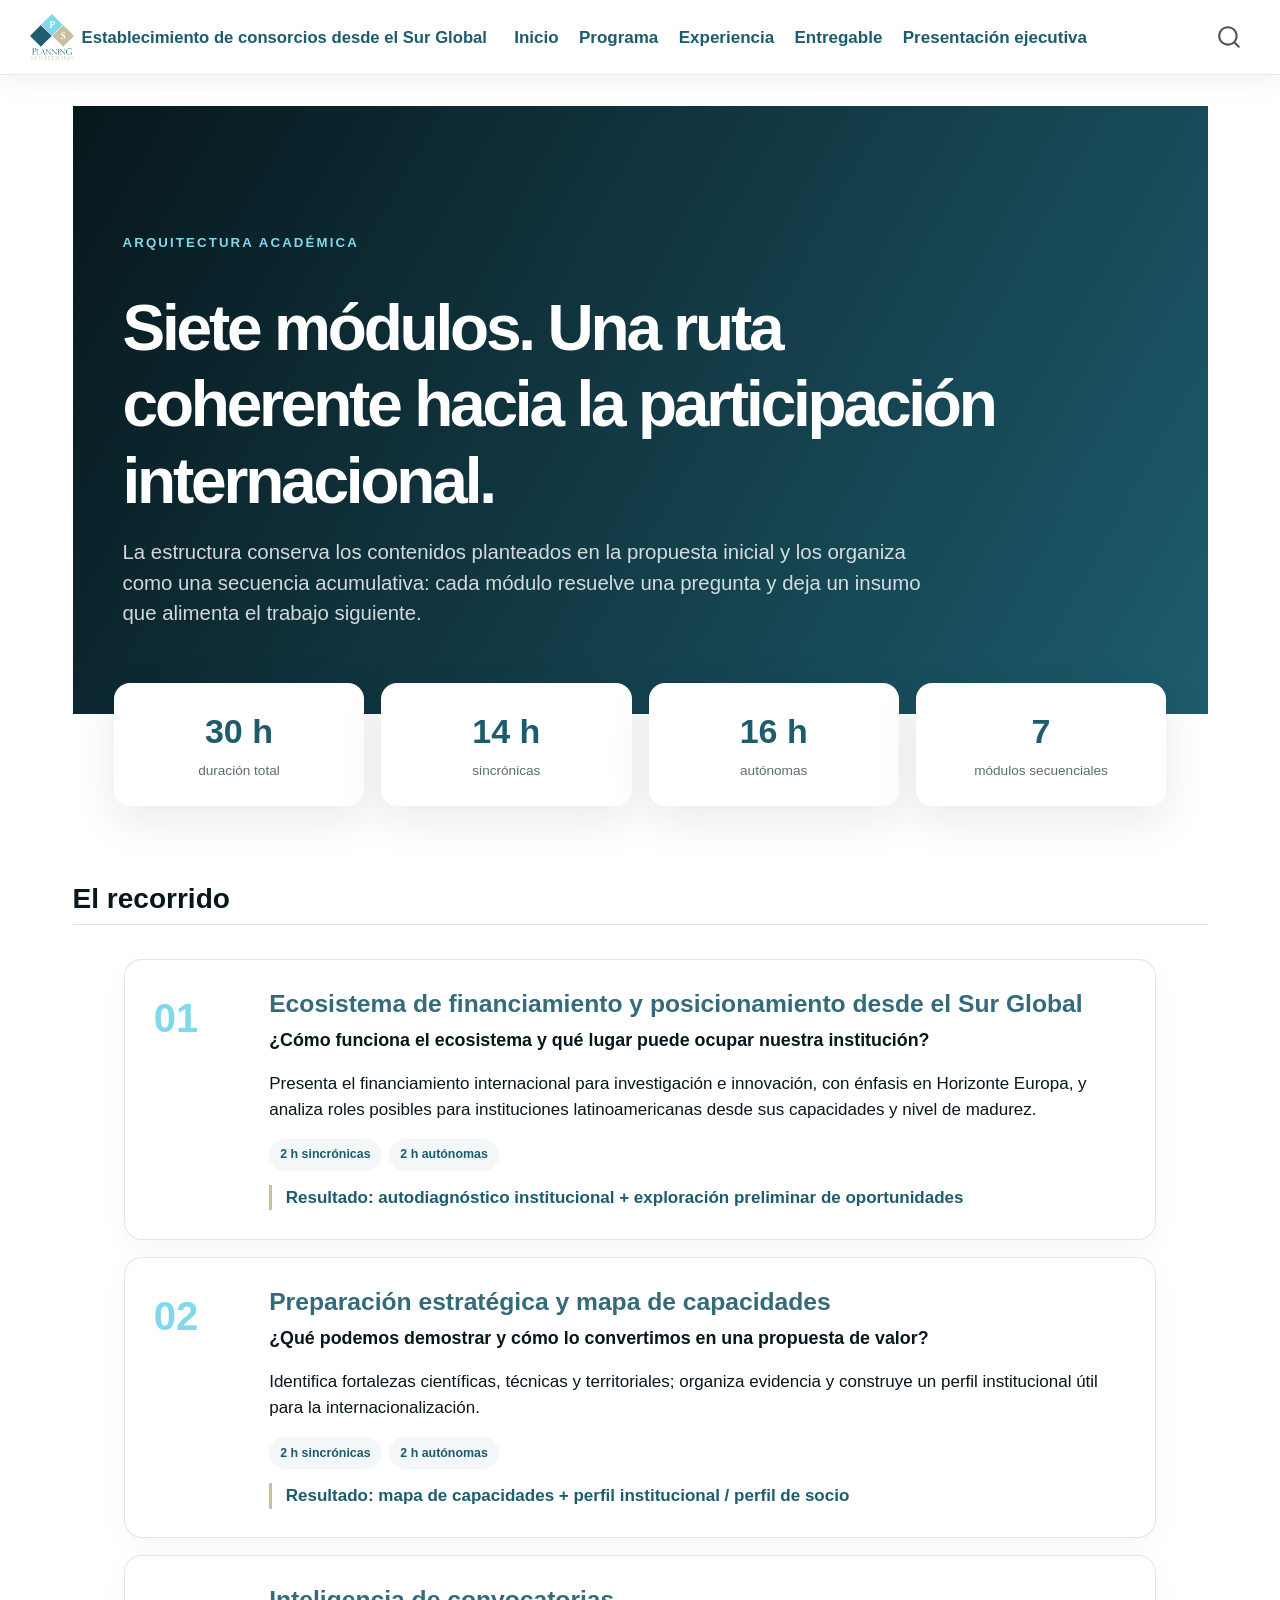
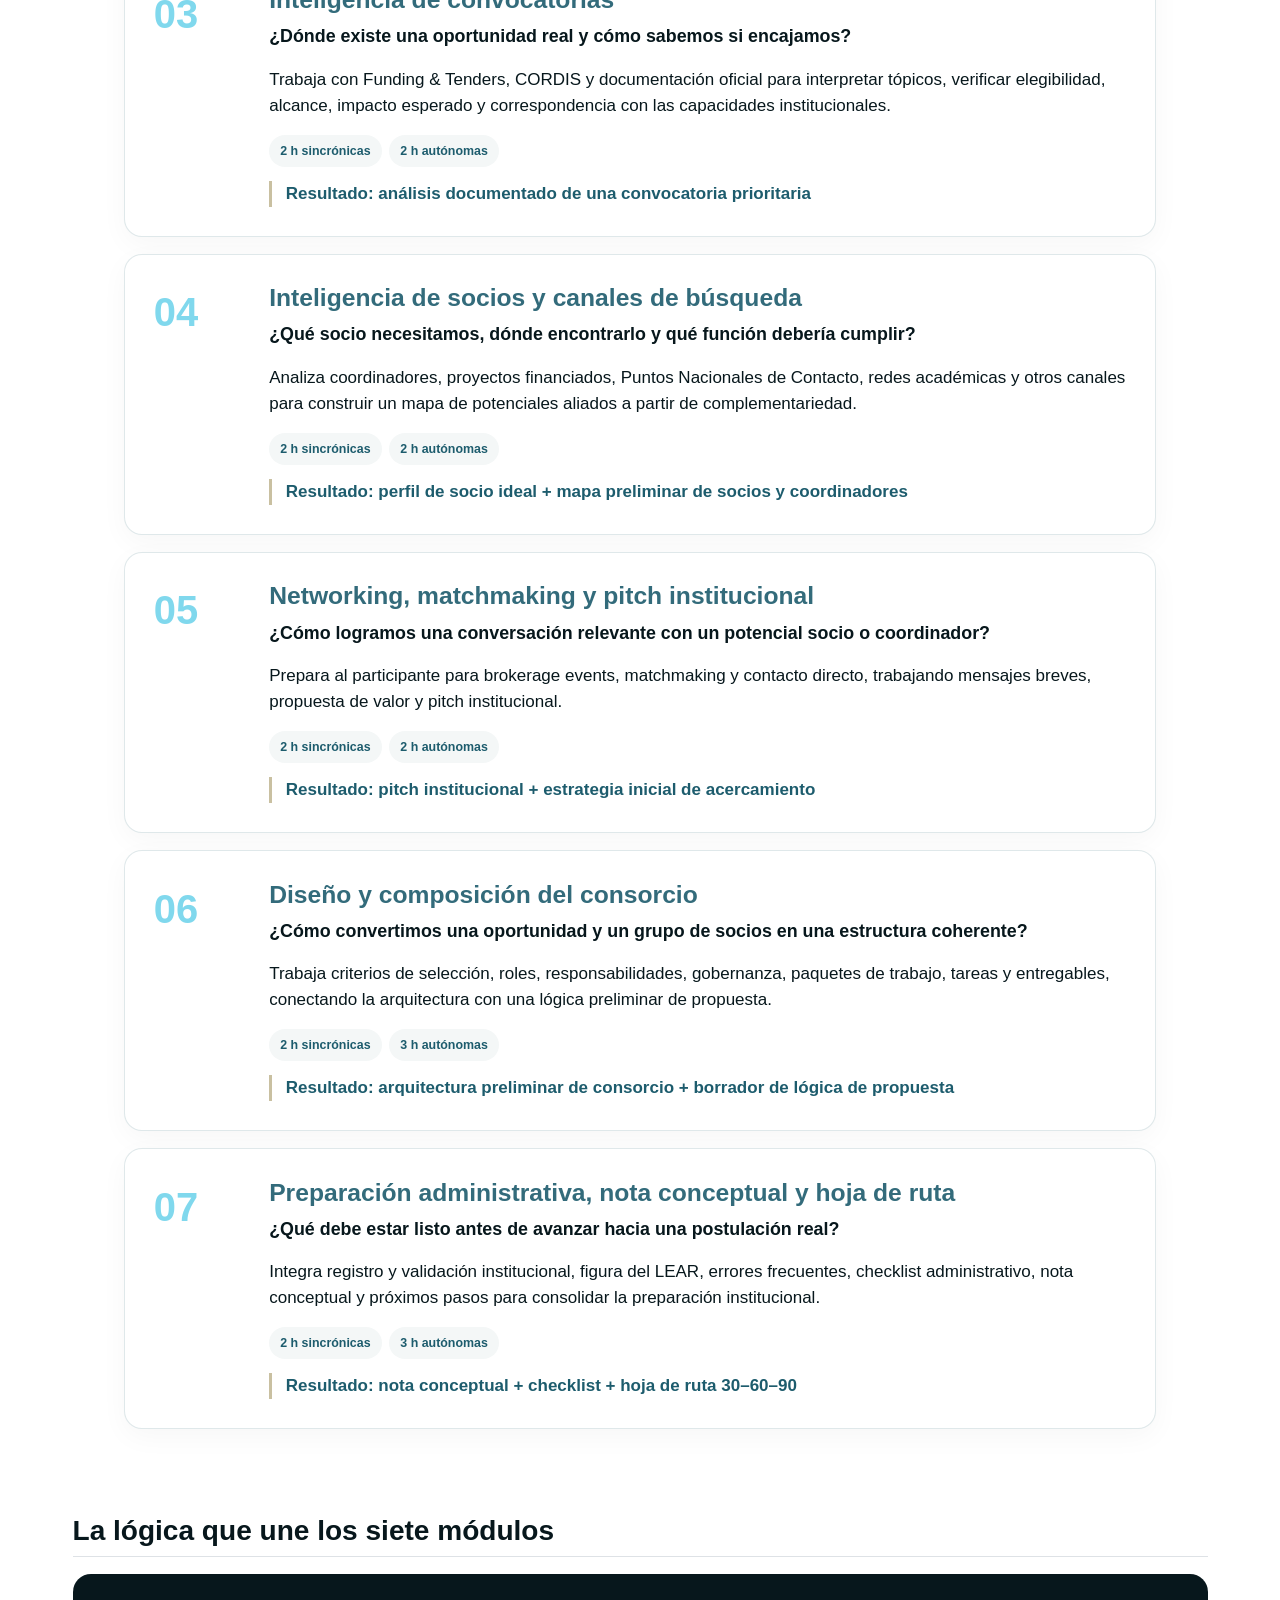
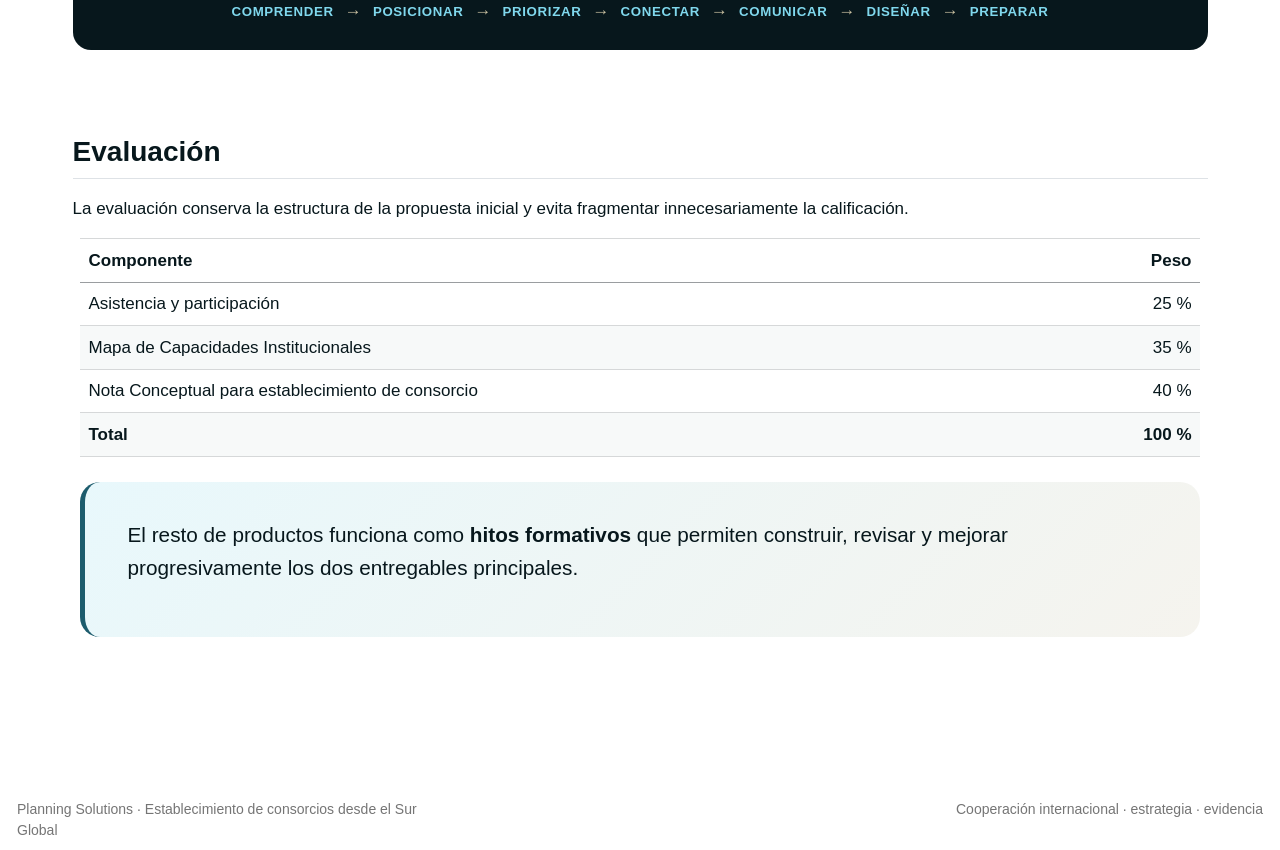
<file: programa.html>
<!DOCTYPE html>
<html xmlns="http://www.w3.org/1999/xhtml" lang="es" xml:lang="es"><head>

<meta charset="utf-8">
<meta name="generator" content="quarto-1.9.38">

<meta name="viewport" content="width=device-width, initial-scale=1.0, user-scalable=yes">

<meta name="description" content="Siete módulos secuenciales, 30 horas y un producto integrador.">

<title>Arquitectura del programa – Establecimiento de consorcios desde el Sur Global</title>
<style>
/* Default styles provided by pandoc.
** See https://pandoc.org/MANUAL.html#variables-for-html for config info.
*/
code{white-space: pre-wrap;}
span.smallcaps{font-variant: small-caps;}
div.columns{display: flex; gap: min(4vw, 1.5em);}
div.column{flex: auto; overflow-x: auto;}
div.hanging-indent{margin-left: 1.5em; text-indent: -1.5em;}
ul.task-list{list-style: none;}
ul.task-list li input[type="checkbox"] {
  width: 0.8em;
  margin: 0 0.8em 0.2em -1em; /* quarto-specific, see https://github.com/quarto-dev/quarto-cli/issues/4556 */ 
  vertical-align: middle;
}
</style>


<script src="site_libs/quarto-nav/quarto-nav.js"></script>
<script src="site_libs/quarto-nav/headroom.min.js"></script>
<script src="site_libs/clipboard/clipboard.min.js"></script>
<script src="site_libs/quarto-search/autocomplete.umd.js"></script>
<script src="site_libs/quarto-search/fuse.min.js"></script>
<script src="site_libs/quarto-search/quarto-search.js"></script>
<meta name="quarto:offset" content="./">
<link href="./assets/logo_planning.png" rel="icon" type="image/png">
<script src="site_libs/quarto-html/quarto.js" type="module"></script>
<script src="site_libs/quarto-html/tabsets/tabsets.js" type="module"></script>
<script src="site_libs/quarto-html/popper.min.js"></script>
<script src="site_libs/quarto-html/tippy.umd.min.js"></script>
<script src="site_libs/quarto-html/anchor.min.js"></script>
<link href="site_libs/quarto-html/tippy.css" rel="stylesheet">
<link href="site_libs/quarto-html/quarto-syntax-highlighting-15634bcf2e68342d4ad2dfa704d543f6.css" rel="stylesheet" id="quarto-text-highlighting-styles">
<script src="site_libs/bootstrap/bootstrap.min.js"></script>
<link href="site_libs/bootstrap/bootstrap-icons.css" rel="stylesheet">
<link href="site_libs/bootstrap/bootstrap-a0f9fd0d421825b736dc1bbcbcba2219.min.css" rel="stylesheet" append-hash="true" id="quarto-bootstrap" data-mode="light">
<script id="quarto-search-options" type="application/json">{
  "location": "navbar",
  "copy-button": false,
  "collapse-after": 3,
  "panel-placement": "end",
  "type": "overlay",
  "limit": 50,
  "keyboard-shortcut": [
    "f",
    "/",
    "s"
  ],
  "show-item-context": false,
  "language": {
    "search-no-results-text": "No se han encontrado resultados",
    "search-matching-documents-text": "documentos encontrados",
    "search-copy-link-title": "Copiar el enlace en la búsqueda",
    "search-hide-matches-text": "Ocultar resultados adicionales",
    "search-more-match-text": "resultado adicional en este documento",
    "search-more-matches-text": "resultados adicionales en este documento",
    "search-clear-button-title": "Borrar",
    "search-text-placeholder": "",
    "search-detached-cancel-button-title": "Cancelar",
    "search-submit-button-title": "Enviar",
    "search-label": "Buscar"
  }
}</script>
<style>html{ scroll-behavior: smooth; }</style>


<link rel="stylesheet" href="styles.css">
</head>

<body class="nav-fixed quarto-light">

<div id="quarto-search-results"></div>
  <header id="quarto-header" class="headroom fixed-top">
    <nav class="navbar navbar-expand-lg " data-bs-theme="dark">
      <div class="navbar-container container-fluid">
      <div class="navbar-brand-container mx-auto">
    <a href="./index.html" class="navbar-brand navbar-brand-logo">
    <img src="./assets/logo_planning.png" alt="Planning Solutions" class="navbar-logo light-content">
    <img src="./assets/logo_planning.png" alt="Planning Solutions" class="navbar-logo dark-content">
    </a>
    <a class="navbar-brand" href="./index.html">
    <span class="navbar-title">Establecimiento de consorcios desde el Sur Global</span>
    </a>
  </div>
            <div id="quarto-search" class="" title="Buscar"></div>
          <button class="navbar-toggler" type="button" data-bs-toggle="collapse" data-bs-target="#navbarCollapse" aria-controls="navbarCollapse" role="menu" aria-expanded="false" aria-label="Navegación de palanca" onclick="if (window.quartoToggleHeadroom) { window.quartoToggleHeadroom(); }">
  <span class="navbar-toggler-icon"></span>
</button>
          <div class="collapse navbar-collapse" id="navbarCollapse">
            <ul class="navbar-nav navbar-nav-scroll me-auto">
  <li class="nav-item">
    <a class="nav-link" href="./index.html"> 
<span class="menu-text">Inicio</span></a>
  </li>  
  <li class="nav-item">
    <a class="nav-link active" href="./programa.html" aria-current="page"> 
<span class="menu-text">Programa</span></a>
  </li>  
  <li class="nav-item">
    <a class="nav-link" href="./metodologia.html"> 
<span class="menu-text">Experiencia</span></a>
  </li>  
  <li class="nav-item">
    <a class="nav-link" href="./entregable.html"> 
<span class="menu-text">Entregable</span></a>
  </li>  
  <li class="nav-item">
    <a class="nav-link" href="./presentacion.html"> 
<span class="menu-text">Presentación ejecutiva</span></a>
  </li>  
</ul>
          </div> <!-- /navcollapse -->
            <div class="quarto-navbar-tools">
</div>
      </div> <!-- /container-fluid -->
    </nav>
</header>
<!-- content -->
<div id="quarto-content" class="quarto-container page-columns page-rows-contents page-layout-full page-navbar">
<!-- sidebar -->
<!-- margin-sidebar -->
    
<!-- main -->
<main class="content column-page" id="quarto-document-content">

<header id="title-block-header" class="quarto-title-block default">
<div class="quarto-title">
<h1 class="title">Arquitectura del programa</h1>
</div>

<div>
  <div class="description">
    Siete módulos secuenciales, 30 horas y un producto integrador.
  </div>
</div>


<div class="quarto-title-meta column-page">

    
  
    
  </div>
  


</header>


<div class="page-hero">
<p><span class="eyebrow">ARQUITECTURA ACADÉMICA</span></p>
<section id="siete-módulos.-una-ruta-coherente-hacia-la-participación-internacional." class="level1">
<h1>Siete módulos. Una ruta coherente hacia la participación internacional.</h1>
<p>La estructura conserva los contenidos planteados en la propuesta inicial y los organiza como una secuencia acumulativa: cada módulo resuelve una pregunta y deja un insumo que alimenta el trabajo siguiente.</p>
</section>
</div>
<div class="program-summary">
<div>
<strong>30 h</strong><span>duración total</span>
</div>
<div>
<strong>14 h</strong><span>sincrónicas</span>
</div>
<div>
<strong>16 h</strong><span>autónomas</span>
</div>
<div>
<strong>7</strong><span>módulos secuenciales</span>
</div>
</div>
<section id="el-recorrido" class="level2">
<h2 class="anchored" data-anchor-id="el-recorrido">El recorrido</h2>
<div class="module-stack">
<div class="module-card">
<div class="module-index">
01
</div>
<div class="module-body">
<h3 class="anchored">
Ecosistema de financiamiento y posicionamiento desde el Sur Global
</h3>
<p class="module-question">
¿Cómo funciona el ecosistema y qué lugar puede ocupar nuestra institución?
</p>
<p>
Presenta el financiamiento internacional para investigación e innovación, con énfasis en Horizonte Europa, y analiza roles posibles para instituciones latinoamericanas desde sus capacidades y nivel de madurez.
</p>
<div class="module-meta">
<span>2 h sincrónicas</span><span>2 h autónomas</span>
</div>
<div class="module-output">
Resultado: autodiagnóstico institucional + exploración preliminar de oportunidades
</div>
</div>
</div>
<div class="module-card">
<div class="module-index">
02
</div>
<div class="module-body">
<h3 class="anchored">
Preparación estratégica y mapa de capacidades
</h3>
<p class="module-question">
¿Qué podemos demostrar y cómo lo convertimos en una propuesta de valor?
</p>
<p>
Identifica fortalezas científicas, técnicas y territoriales; organiza evidencia y construye un perfil institucional útil para la internacionalización.
</p>
<div class="module-meta">
<span>2 h sincrónicas</span><span>2 h autónomas</span>
</div>
<div class="module-output">
Resultado: mapa de capacidades + perfil institucional / perfil de socio
</div>
</div>
</div>
<div class="module-card">
<div class="module-index">
03
</div>
<div class="module-body">
<h3 class="anchored">
Inteligencia de convocatorias
</h3>
<p class="module-question">
¿Dónde existe una oportunidad real y cómo sabemos si encajamos?
</p>
<p>
Trabaja con Funding &amp; Tenders, CORDIS y documentación oficial para interpretar tópicos, verificar elegibilidad, alcance, impacto esperado y correspondencia con las capacidades institucionales.
</p>
<div class="module-meta">
<span>2 h sincrónicas</span><span>2 h autónomas</span>
</div>
<div class="module-output">
Resultado: análisis documentado de una convocatoria prioritaria
</div>
</div>
</div>
<div class="module-card">
<div class="module-index">
04
</div>
<div class="module-body">
<h3 class="anchored">
Inteligencia de socios y canales de búsqueda
</h3>
<p class="module-question">
¿Qué socio necesitamos, dónde encontrarlo y qué función debería cumplir?
</p>
<p>
Analiza coordinadores, proyectos financiados, Puntos Nacionales de Contacto, redes académicas y otros canales para construir un mapa de potenciales aliados a partir de complementariedad.
</p>
<div class="module-meta">
<span>2 h sincrónicas</span><span>2 h autónomas</span>
</div>
<div class="module-output">
Resultado: perfil de socio ideal + mapa preliminar de socios y coordinadores
</div>
</div>
</div>
<div class="module-card">
<div class="module-index">
05
</div>
<div class="module-body">
<h3 class="anchored">
Networking, matchmaking y pitch institucional
</h3>
<p class="module-question">
¿Cómo logramos una conversación relevante con un potencial socio o coordinador?
</p>
<p>
Prepara al participante para brokerage events, matchmaking y contacto directo, trabajando mensajes breves, propuesta de valor y pitch institucional.
</p>
<div class="module-meta">
<span>2 h sincrónicas</span><span>2 h autónomas</span>
</div>
<div class="module-output">
Resultado: pitch institucional + estrategia inicial de acercamiento
</div>
</div>
</div>
<div class="module-card">
<div class="module-index">
06
</div>
<div class="module-body">
<h3 class="anchored">
Diseño y composición del consorcio
</h3>
<p class="module-question">
¿Cómo convertimos una oportunidad y un grupo de socios en una estructura coherente?
</p>
<p>
Trabaja criterios de selección, roles, responsabilidades, gobernanza, paquetes de trabajo, tareas y entregables, conectando la arquitectura con una lógica preliminar de propuesta.
</p>
<div class="module-meta">
<span>2 h sincrónicas</span><span>3 h autónomas</span>
</div>
<div class="module-output">
Resultado: arquitectura preliminar de consorcio + borrador de lógica de propuesta
</div>
</div>
</div>
<div class="module-card">
<div class="module-index">
07
</div>
<div class="module-body">
<h3 class="anchored">
Preparación administrativa, nota conceptual y hoja de ruta
</h3>
<p class="module-question">
¿Qué debe estar listo antes de avanzar hacia una postulación real?
</p>
<p>
Integra registro y validación institucional, figura del LEAR, errores frecuentes, checklist administrativo, nota conceptual y próximos pasos para consolidar la preparación institucional.
</p>
<div class="module-meta">
<span>2 h sincrónicas</span><span>3 h autónomas</span>
</div>
<div class="module-output">
Resultado: nota conceptual + checklist + hoja de ruta 30–60–90
</div>
</div>
</div>
</div>
</section>
<section id="la-lógica-que-une-los-siete-módulos" class="level2">
<h2 class="anchored" data-anchor-id="la-lógica-que-une-los-siete-módulos">La lógica que une los siete módulos</h2>
<div class="logic-strip">
<div>
COMPRENDER
</div>
<span>→</span>
<div>
POSICIONAR
</div>
<span>→</span>
<div>
PRIORIZAR
</div>
<span>→</span>
<div>
CONECTAR
</div>
<span>→</span>
<div>
COMUNICAR
</div>
<span>→</span>
<div>
DISEÑAR
</div>
<span>→</span>
<div>
PREPARAR
</div>
</div>
</section>
<section id="evaluación" class="level2">
<h2 class="anchored" data-anchor-id="evaluación">Evaluación</h2>
<p>La evaluación conserva la estructura de la propuesta inicial y evita fragmentar innecesariamente la calificación.</p>
<table class="caption-top table">
<thead>
<tr class="header">
<th>Componente</th>
<th style="text-align: right;">Peso</th>
</tr>
</thead>
<tbody>
<tr class="odd">
<td>Asistencia y participación</td>
<td style="text-align: right;">25 %</td>
</tr>
<tr class="even">
<td>Mapa de Capacidades Institucionales</td>
<td style="text-align: right;">35 %</td>
</tr>
<tr class="odd">
<td>Nota Conceptual para establecimiento de consorcio</td>
<td style="text-align: right;">40 %</td>
</tr>
<tr class="even">
<td><strong>Total</strong></td>
<td style="text-align: right;"><strong>100 %</strong></td>
</tr>
</tbody>
</table>
<div class="statement-card">
<p>El resto de productos funciona como <strong>hitos formativos</strong> que permiten construir, revisar y mejorar progresivamente los dos entregables principales.</p>
</div>


</section>

<a onclick="window.scrollTo(0, 0); return false;" role="button" id="quarto-back-to-top"><i class="bi bi-arrow-up"></i> Volver arriba</a></main> <!-- /main -->
<script id="quarto-html-after-body" type="application/javascript">
  window.document.addEventListener("DOMContentLoaded", function (event) {
    const icon = "";
    const anchorJS = new window.AnchorJS();
    anchorJS.options = {
      placement: 'right',
      icon: icon
    };
    anchorJS.add('.anchored');
    const isCodeAnnotation = (el) => {
      for (const clz of el.classList) {
        if (clz.startsWith('code-annotation-')) {                     
          return true;
        }
      }
      return false;
    }
    const onCopySuccess = function(e) {
      // button target
      const button = e.trigger;
      // don't keep focus
      button.blur();
      // flash "checked"
      button.classList.add('code-copy-button-checked');
      var currentTitle = button.getAttribute("title");
      button.setAttribute("title", "Copiado");
      let tooltip;
      if (window.bootstrap) {
        button.setAttribute("data-bs-toggle", "tooltip");
        button.setAttribute("data-bs-placement", "left");
        button.setAttribute("data-bs-title", "Copiado");
        tooltip = new bootstrap.Tooltip(button, 
          { trigger: "manual", 
            customClass: "code-copy-button-tooltip",
            offset: [0, -8]});
        tooltip.show();    
      }
      setTimeout(function() {
        if (tooltip) {
          tooltip.hide();
          button.removeAttribute("data-bs-title");
          button.removeAttribute("data-bs-toggle");
          button.removeAttribute("data-bs-placement");
        }
        button.setAttribute("title", currentTitle);
        button.classList.remove('code-copy-button-checked');
      }, 1000);
      // clear code selection
      e.clearSelection();
    }
    const getTextToCopy = function(trigger) {
      const outerScaffold = trigger.parentElement.cloneNode(true);
      const codeEl = outerScaffold.querySelector('code');
      for (const childEl of codeEl.children) {
        if (isCodeAnnotation(childEl)) {
          childEl.remove();
        }
      }
      return codeEl.innerText;
    }
    const clipboard = new window.ClipboardJS('.code-copy-button:not([data-in-quarto-modal])', {
      text: getTextToCopy
    });
    clipboard.on('success', onCopySuccess);
    if (window.document.getElementById('quarto-embedded-source-code-modal')) {
      const clipboardModal = new window.ClipboardJS('.code-copy-button[data-in-quarto-modal]', {
        text: getTextToCopy,
        container: window.document.getElementById('quarto-embedded-source-code-modal')
      });
      clipboardModal.on('success', onCopySuccess);
    }
      var localhostRegex = new RegExp(/^(?:http|https):\/\/localhost\:?[0-9]*\//);
      var mailtoRegex = new RegExp(/^mailto:/);
        var filterRegex = new RegExp("https:\/\/josevicente1980\.github\.io\/consorcios-internacionales-sur-global-web\/");
      var isInternal = (href) => {
          return filterRegex.test(href) || localhostRegex.test(href) || mailtoRegex.test(href);
      }
      // Inspect non-navigation links and adorn them if external
     var links = window.document.querySelectorAll('a[href]:not(.nav-link):not(.navbar-brand):not(.toc-action):not(.sidebar-link):not(.sidebar-item-toggle):not(.pagination-link):not(.no-external):not([aria-hidden]):not(.dropdown-item):not(.quarto-navigation-tool):not(.about-link)');
      for (var i=0; i<links.length; i++) {
        const link = links[i];
        if (!isInternal(link.href)) {
          // undo the damage that might have been done by quarto-nav.js in the case of
          // links that we want to consider external
          if (link.dataset.originalHref !== undefined) {
            link.href = link.dataset.originalHref;
          }
            // target, if specified
            link.setAttribute("target", "_blank");
            if (link.getAttribute("rel") === null) {
              link.setAttribute("rel", "noopener");
            }
        }
      }
    function tippyHover(el, contentFn, onTriggerFn, onUntriggerFn) {
      const config = {
        allowHTML: true,
        maxWidth: 500,
        delay: 100,
        arrow: false,
        appendTo: function(el) {
            return el.parentElement;
        },
        interactive: true,
        interactiveBorder: 10,
        theme: 'quarto',
        placement: 'bottom-start',
      };
      if (contentFn) {
        config.content = contentFn;
      }
      if (onTriggerFn) {
        config.onTrigger = onTriggerFn;
      }
      if (onUntriggerFn) {
        config.onUntrigger = onUntriggerFn;
      }
      window.tippy(el, config); 
    }
    const noterefs = window.document.querySelectorAll('a[role="doc-noteref"]');
    for (var i=0; i<noterefs.length; i++) {
      const ref = noterefs[i];
      tippyHover(ref, function() {
        // use id or data attribute instead here
        let href = ref.getAttribute('data-footnote-href') || ref.getAttribute('href');
        try { href = new URL(href).hash; } catch {}
        const id = href.replace(/^#\/?/, "");
        const note = window.document.getElementById(id);
        if (note) {
          return note.innerHTML;
        } else {
          return "";
        }
      });
    }
    const xrefs = window.document.querySelectorAll('a.quarto-xref');
    const processXRef = (id, note) => {
      // Strip column container classes
      const stripColumnClz = (el) => {
        el.classList.remove("page-full", "page-columns");
        if (el.children) {
          for (const child of el.children) {
            stripColumnClz(child);
          }
        }
      }
      stripColumnClz(note)
      if (id === null || id.startsWith('sec-')) {
        // Special case sections, only their first couple elements
        const container = document.createElement("div");
        if (note.children && note.children.length > 2) {
          container.appendChild(note.children[0].cloneNode(true));
          for (let i = 1; i < note.children.length; i++) {
            const child = note.children[i];
            if (child.tagName === "P" && child.innerText === "") {
              continue;
            } else {
              container.appendChild(child.cloneNode(true));
              break;
            }
          }
          if (window.Quarto?.typesetMath) {
            window.Quarto.typesetMath(container);
          }
          return container.innerHTML
        } else {
          if (window.Quarto?.typesetMath) {
            window.Quarto.typesetMath(note);
          }
          return note.innerHTML;
        }
      } else {
        // Remove any anchor links if they are present
        const anchorLink = note.querySelector('a.anchorjs-link');
        if (anchorLink) {
          anchorLink.remove();
        }
        if (window.Quarto?.typesetMath) {
          window.Quarto.typesetMath(note);
        }
        if (note.classList.contains("callout")) {
          return note.outerHTML;
        } else {
          return note.innerHTML;
        }
      }
    }
    for (var i=0; i<xrefs.length; i++) {
      const xref = xrefs[i];
      tippyHover(xref, undefined, function(instance) {
        instance.disable();
        let url = xref.getAttribute('href');
        let hash = undefined; 
        if (url.startsWith('#')) {
          hash = url;
        } else {
          try { hash = new URL(url).hash; } catch {}
        }
        if (hash) {
          const id = hash.replace(/^#\/?/, "");
          const note = window.document.getElementById(id);
          if (note !== null) {
            try {
              const html = processXRef(id, note.cloneNode(true));
              instance.setContent(html);
            } finally {
              instance.enable();
              instance.show();
            }
          } else {
            // See if we can fetch this
            fetch(url.split('#')[0])
            .then(res => res.text())
            .then(html => {
              const parser = new DOMParser();
              const htmlDoc = parser.parseFromString(html, "text/html");
              const note = htmlDoc.getElementById(id);
              if (note !== null) {
                const html = processXRef(id, note);
                instance.setContent(html);
              } 
            }).finally(() => {
              instance.enable();
              instance.show();
            });
          }
        } else {
          // See if we can fetch a full url (with no hash to target)
          // This is a special case and we should probably do some content thinning / targeting
          fetch(url)
          .then(res => res.text())
          .then(html => {
            const parser = new DOMParser();
            const htmlDoc = parser.parseFromString(html, "text/html");
            const note = htmlDoc.querySelector('main.content');
            if (note !== null) {
              // This should only happen for chapter cross references
              // (since there is no id in the URL)
              // remove the first header
              if (note.children.length > 0 && note.children[0].tagName === "HEADER") {
                note.children[0].remove();
              }
              const html = processXRef(null, note);
              instance.setContent(html);
            } 
          }).finally(() => {
            instance.enable();
            instance.show();
          });
        }
      }, function(instance) {
      });
    }
        let selectedAnnoteEl;
        const selectorForAnnotation = ( cell, annotation) => {
          let cellAttr = 'data-code-cell="' + cell + '"';
          let lineAttr = 'data-code-annotation="' +  annotation + '"';
          const selector = 'span[' + cellAttr + '][' + lineAttr + ']';
          return selector;
        }
        const selectCodeLines = (annoteEl) => {
          const doc = window.document;
          const targetCell = annoteEl.getAttribute("data-target-cell");
          const targetAnnotation = annoteEl.getAttribute("data-target-annotation");
          const annoteSpan = window.document.querySelector(selectorForAnnotation(targetCell, targetAnnotation));
          const lines = annoteSpan.getAttribute("data-code-lines").split(",");
          const lineIds = lines.map((line) => {
            return targetCell + "-" + line;
          })
          let top = null;
          let height = null;
          let parent = null;
          if (lineIds.length > 0) {
              //compute the position of the single el (top and bottom and make a div)
              const el = window.document.getElementById(lineIds[0]);
              top = el.offsetTop;
              height = el.offsetHeight;
              parent = el.parentElement.parentElement;
            if (lineIds.length > 1) {
              const lastEl = window.document.getElementById(lineIds[lineIds.length - 1]);
              const bottom = lastEl.offsetTop + lastEl.offsetHeight;
              height = bottom - top;
            }
            if (top !== null && height !== null && parent !== null) {
              // cook up a div (if necessary) and position it 
              let div = window.document.getElementById("code-annotation-line-highlight");
              if (div === null) {
                div = window.document.createElement("div");
                div.setAttribute("id", "code-annotation-line-highlight");
                div.style.position = 'absolute';
                parent.appendChild(div);
              }
              div.style.top = top - 2 + "px";
              div.style.height = height + 4 + "px";
              div.style.left = 0;
              let gutterDiv = window.document.getElementById("code-annotation-line-highlight-gutter");
              if (gutterDiv === null) {
                gutterDiv = window.document.createElement("div");
                gutterDiv.setAttribute("id", "code-annotation-line-highlight-gutter");
                gutterDiv.style.position = 'absolute';
                const codeCell = window.document.getElementById(targetCell);
                const gutter = codeCell.querySelector('.code-annotation-gutter');
                gutter.appendChild(gutterDiv);
              }
              gutterDiv.style.top = top - 2 + "px";
              gutterDiv.style.height = height + 4 + "px";
            }
            selectedAnnoteEl = annoteEl;
          }
        };
        const unselectCodeLines = () => {
          const elementsIds = ["code-annotation-line-highlight", "code-annotation-line-highlight-gutter"];
          elementsIds.forEach((elId) => {
            const div = window.document.getElementById(elId);
            if (div) {
              div.remove();
            }
          });
          selectedAnnoteEl = undefined;
        };
          // Handle positioning of the toggle
      window.addEventListener(
        "resize",
        throttle(() => {
          elRect = undefined;
          if (selectedAnnoteEl) {
            selectCodeLines(selectedAnnoteEl);
          }
        }, 10)
      );
      function throttle(fn, ms) {
      let throttle = false;
      let timer;
        return (...args) => {
          if(!throttle) { // first call gets through
              fn.apply(this, args);
              throttle = true;
          } else { // all the others get throttled
              if(timer) clearTimeout(timer); // cancel #2
              timer = setTimeout(() => {
                fn.apply(this, args);
                timer = throttle = false;
              }, ms);
          }
        };
      }
        // Attach click handler to the DT
        const annoteDls = window.document.querySelectorAll('dt[data-target-cell]');
        for (const annoteDlNode of annoteDls) {
          annoteDlNode.addEventListener('click', (event) => {
            const clickedEl = event.target;
            if (clickedEl !== selectedAnnoteEl) {
              unselectCodeLines();
              const activeEl = window.document.querySelector('dt[data-target-cell].code-annotation-active');
              if (activeEl) {
                activeEl.classList.remove('code-annotation-active');
              }
              selectCodeLines(clickedEl);
              clickedEl.classList.add('code-annotation-active');
            } else {
              // Unselect the line
              unselectCodeLines();
              clickedEl.classList.remove('code-annotation-active');
            }
          });
        }
    const findCites = (el) => {
      const parentEl = el.parentElement;
      if (parentEl) {
        const cites = parentEl.dataset.cites;
        if (cites) {
          return {
            el,
            cites: cites.split(' ')
          };
        } else {
          return findCites(el.parentElement)
        }
      } else {
        return undefined;
      }
    };
    var bibliorefs = window.document.querySelectorAll('a[role="doc-biblioref"]');
    for (var i=0; i<bibliorefs.length; i++) {
      const ref = bibliorefs[i];
      const citeInfo = findCites(ref);
      if (citeInfo) {
        tippyHover(citeInfo.el, function() {
          var popup = window.document.createElement('div');
          citeInfo.cites.forEach(function(cite) {
            var citeDiv = window.document.createElement('div');
            citeDiv.classList.add('hanging-indent');
            citeDiv.classList.add('csl-entry');
            var biblioDiv = window.document.getElementById('ref-' + cite);
            if (biblioDiv) {
              citeDiv.innerHTML = biblioDiv.innerHTML;
            }
            popup.appendChild(citeDiv);
          });
          return popup.innerHTML;
        });
      }
    }
  });
  </script>
</div> <!-- /content -->
<footer class="footer">
  <div class="nav-footer">
    <div class="nav-footer-left">
<p>Planning Solutions · Establecimiento de consorcios desde el Sur Global</p>
</div>   
    <div class="nav-footer-center">
      &nbsp;
    </div>
    <div class="nav-footer-right">
<p>Cooperación internacional · estrategia · evidencia</p>
</div>
  </div>
</footer>




<script src="site_libs/quarto-html/zenscroll-min.js"></script>
</body></html>
</file>
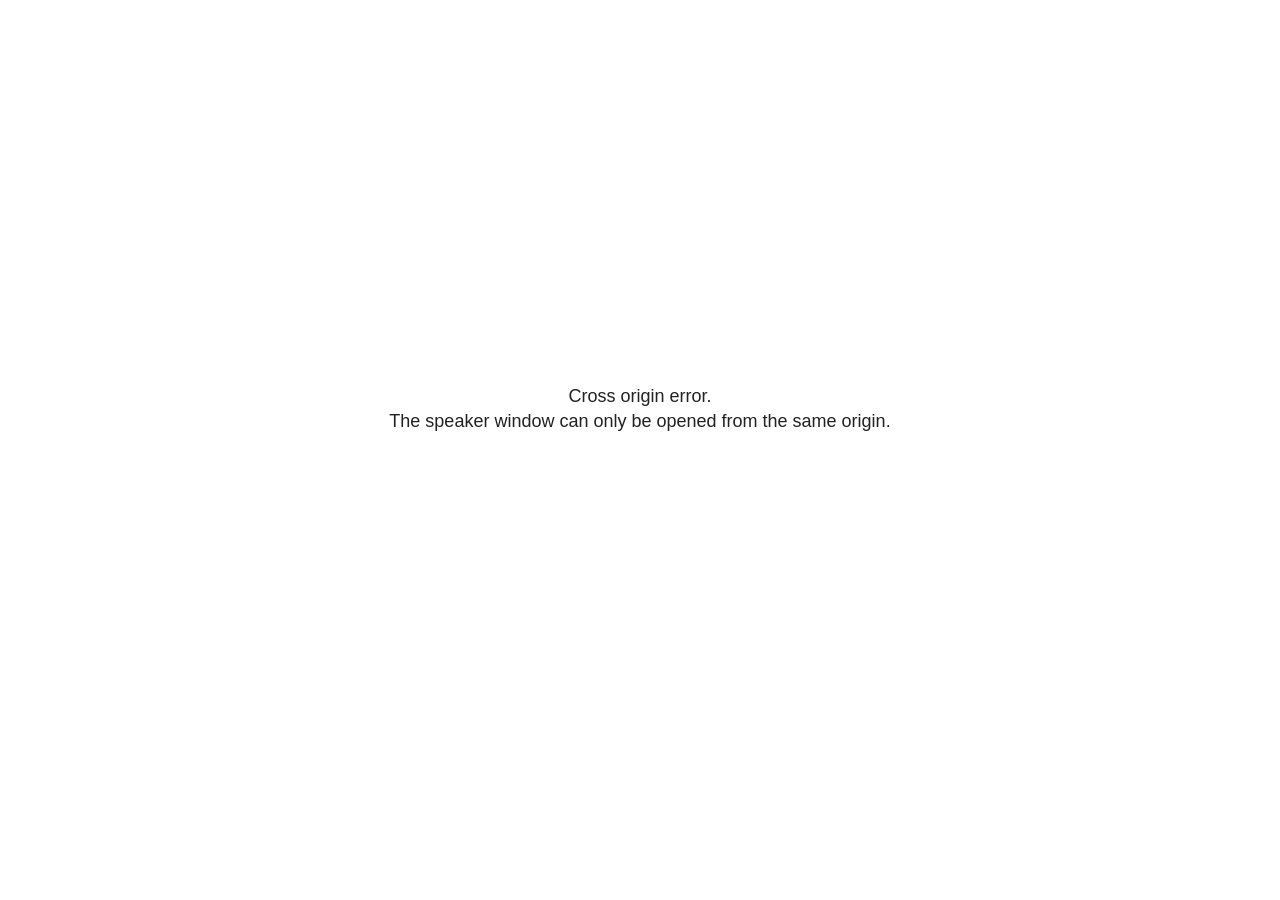
<file: site_libs/revealjs/plugin/notes/speaker-view.html>
<!--
	NOTE: You need to build the notes plugin after making changes to this file.
-->
<html lang="en">
	<head>
		<meta charset="utf-8">

		<title>reveal.js - Speaker View</title>

		<style>
			body {
				font-family: Helvetica;
				font-size: 18px;
			}

			#current-slide,
			#upcoming-slide,
			#speaker-controls {
				padding: 6px;
				box-sizing: border-box;
				-moz-box-sizing: border-box;
			}

			#current-slide iframe,
			#upcoming-slide iframe {
				width: 100%;
				height: 100%;
				border: 1px solid #ddd;
			}

			#current-slide .label,
			#upcoming-slide .label {
				position: absolute;
				top: 10px;
				left: 10px;
				z-index: 2;
			}

			#connection-status {
				position: absolute;
				top: 0;
				left: 0;
				width: 100%;
				height: 100%;
				z-index: 20;
				padding: 30% 20% 20% 20%;
				font-size: 18px;
				color: #222;
				background: #fff;
				text-align: center;
				box-sizing: border-box;
				line-height: 1.4;
			}

			.overlay-element {
				height: 34px;
				line-height: 34px;
				padding: 0 10px;
				text-shadow: none;
				background: rgba( 220, 220, 220, 0.8 );
				color: #222;
				font-size: 14px;
			}

			.overlay-element.interactive:hover {
				background: rgba( 220, 220, 220, 1 );
			}

			#current-slide {
				position: absolute;
				width: 60%;
				height: 100%;
				top: 0;
				left: 0;
				padding-right: 0;
			}

			#upcoming-slide {
				position: absolute;
				width: 40%;
				height: 40%;
				right: 0;
				top: 0;
			}

			/* Speaker controls */
			#speaker-controls {
				position: absolute;
				top: 40%;
				right: 0;
				width: 40%;
				height: 60%;
				overflow: auto;
				font-size: 18px;
			}

				.speaker-controls-time.hidden,
				.speaker-controls-notes.hidden {
					display: none;
				}

				.speaker-controls-time .label,
				.speaker-controls-pace .label,
				.speaker-controls-notes .label {
					text-transform: uppercase;
					font-weight: normal;
					font-size: 0.66em;
					color: #666;
					margin: 0;
				}

				.speaker-controls-time, .speaker-controls-pace {
					border-bottom: 1px solid rgba( 200, 200, 200, 0.5 );
					margin-bottom: 10px;
					padding: 10px 16px;
					padding-bottom: 20px;
					cursor: pointer;
				}

				.speaker-controls-time .reset-button {
					opacity: 0;
					float: right;
					color: #666;
					text-decoration: none;
				}
				.speaker-controls-time:hover .reset-button {
					opacity: 1;
				}

				.speaker-controls-time .timer,
				.speaker-controls-time .clock {
					width: 50%;
				}

				.speaker-controls-time .timer,
				.speaker-controls-time .clock,
				.speaker-controls-time .pacing .hours-value,
				.speaker-controls-time .pacing .minutes-value,
				.speaker-controls-time .pacing .seconds-value {
					font-size: 1.9em;
				}

				.speaker-controls-time .timer {
					float: left;
				}

				.speaker-controls-time .clock {
					float: right;
					text-align: right;
				}

				.speaker-controls-time span.mute {
					opacity: 0.3;
				}

				.speaker-controls-time .pacing-title {
					margin-top: 5px;
				}

				.speaker-controls-time .pacing.ahead {
					color: blue;
				}

				.speaker-controls-time .pacing.on-track {
					color: green;
				}

				.speaker-controls-time .pacing.behind {
					color: red;
				}

				.speaker-controls-notes {
					padding: 10px 16px;
				}

				.speaker-controls-notes .value {
					margin-top: 5px;
					line-height: 1.4;
					font-size: 1.2em;
				}

			/* Layout selector */
			#speaker-layout {
				position: absolute;
				top: 10px;
				right: 10px;
				color: #222;
				z-index: 10;
			}
				#speaker-layout select {
					position: absolute;
					width: 100%;
					height: 100%;
					top: 0;
					left: 0;
					border: 0;
					box-shadow: 0;
					cursor: pointer;
					opacity: 0;

					font-size: 1em;
					background-color: transparent;

					-moz-appearance: none;
					-webkit-appearance: none;
					-webkit-tap-highlight-color: rgba(0, 0, 0, 0);
				}

				#speaker-layout select:focus {
					outline: none;
					box-shadow: none;
				}

			.clear {
				clear: both;
			}

			/* Speaker layout: Wide */
			body[data-speaker-layout="wide"] #current-slide,
			body[data-speaker-layout="wide"] #upcoming-slide {
				width: 50%;
				height: 45%;
				padding: 6px;
			}

			body[data-speaker-layout="wide"] #current-slide {
				top: 0;
				left: 0;
			}

			body[data-speaker-layout="wide"] #upcoming-slide {
				top: 0;
				left: 50%;
			}

			body[data-speaker-layout="wide"] #speaker-controls {
				top: 45%;
				left: 0;
				width: 100%;
				height: 50%;
				font-size: 1.25em;
			}

			/* Speaker layout: Tall */
			body[data-speaker-layout="tall"] #current-slide,
			body[data-speaker-layout="tall"] #upcoming-slide {
				width: 45%;
				height: 50%;
				padding: 6px;
			}

			body[data-speaker-layout="tall"] #current-slide {
				top: 0;
				left: 0;
			}

			body[data-speaker-layout="tall"] #upcoming-slide {
				top: 50%;
				left: 0;
			}

			body[data-speaker-layout="tall"] #speaker-controls {
				padding-top: 40px;
				top: 0;
				left: 45%;
				width: 55%;
				height: 100%;
				font-size: 1.25em;
			}

			/* Speaker layout: Notes only */
			body[data-speaker-layout="notes-only"] #current-slide,
			body[data-speaker-layout="notes-only"] #upcoming-slide {
				display: none;
			}

			body[data-speaker-layout="notes-only"] #speaker-controls {
				padding-top: 40px;
				top: 0;
				left: 0;
				width: 100%;
				height: 100%;
				font-size: 1.25em;
			}

			@media screen and (max-width: 1080px) {
				body[data-speaker-layout="default"] #speaker-controls {
					font-size: 16px;
				}
			}

			@media screen and (max-width: 900px) {
				body[data-speaker-layout="default"] #speaker-controls {
					font-size: 14px;
				}
			}

			@media screen and (max-width: 800px) {
				body[data-speaker-layout="default"] #speaker-controls {
					font-size: 12px;
				}
			}

		</style>
	</head>

	<body>

		<div id="connection-status">Loading speaker view...</div>

		<div id="current-slide"></div>
		<div id="upcoming-slide"><span class="overlay-element label">Upcoming</span></div>
		<div id="speaker-controls">
			<div class="speaker-controls-time">
				<h4 class="label">Time <span class="reset-button">Click to Reset</span></h4>
				<div class="clock">
					<span class="clock-value">0:00 AM</span>
				</div>
				<div class="timer">
					<span class="hours-value">00</span><span class="minutes-value">:00</span><span class="seconds-value">:00</span>
				</div>
				<div class="clear"></div>

				<h4 class="label pacing-title" style="display: none">Pacing – Time to finish current slide</h4>
				<div class="pacing" style="display: none">
					<span class="hours-value">00</span><span class="minutes-value">:00</span><span class="seconds-value">:00</span>
				</div>
			</div>

			<div class="speaker-controls-notes hidden">
				<h4 class="label">Notes</h4>
				<div class="value"></div>
			</div>
		</div>
		<div id="speaker-layout" class="overlay-element interactive">
			<span class="speaker-layout-label"></span>
			<select class="speaker-layout-dropdown"></select>
		</div>

		<script>

			(function() {

				var notes,
					notesValue,
					currentState,
					currentSlide,
					upcomingSlide,
					layoutLabel,
					layoutDropdown,
					pendingCalls = {},
					lastRevealApiCallId = 0,
					connected = false

				var connectionStatus = document.querySelector( '#connection-status' );

				var SPEAKER_LAYOUTS = {
					'default': 'Default',
					'wide': 'Wide',
					'tall': 'Tall',
					'notes-only': 'Notes only'
				};

				setupLayout();

				let openerOrigin;

				try {
					openerOrigin = window.opener.location.origin;
				}
				catch ( error ) { console.warn( error ) }

				// In order to prevent XSS, the speaker view will only run if its
				// opener has the same origin as itself
				if( window.location.origin !== openerOrigin ) {
					connectionStatus.innerHTML = 'Cross origin error.<br>The speaker window can only be opened from the same origin.';
					return;
				}

				var connectionTimeout = setTimeout( function() {
					connectionStatus.innerHTML = 'Error connecting to main window.<br>Please try closing and reopening the speaker view.';
				}, 5000 );

				window.addEventListener( 'message', function( event ) {

					// Validate the origin of all messages to avoid parsing messages
					// that aren't meant for us. Ignore when running off file:// so
					// that the speaker view continues to work without a web server.
					if( window.location.origin !== event.origin && window.location.origin !== 'file://' ) {
						return
					}

					clearTimeout( connectionTimeout );
					connectionStatus.style.display = 'none';

					var data = JSON.parse( event.data );

					// The overview mode is only useful to the reveal.js instance
					// where navigation occurs so we don't sync it
					if( data.state ) delete data.state.overview;

					// Messages sent by the notes plugin inside of the main window
					if( data && data.namespace === 'reveal-notes' ) {
						if( data.type === 'connect' ) {
							handleConnectMessage( data );
						}
						else if( data.type === 'state' ) {
							handleStateMessage( data );
						}
						else if( data.type === 'return' ) {
							pendingCalls[data.callId](data.result);
							delete pendingCalls[data.callId];
						}
					}
					// Messages sent by the reveal.js inside of the current slide preview
					else if( data && data.namespace === 'reveal' ) {
						if( /ready/.test( data.eventName ) ) {
							// Send a message back to notify that the handshake is complete
							window.opener.postMessage( JSON.stringify({ namespace: 'reveal-notes', type: 'connected'} ), '*' );
						}
						else if( /slidechanged|fragmentshown|fragmenthidden|paused|resumed/.test( data.eventName ) && currentState !== JSON.stringify( data.state ) ) {

							dispatchStateToMainWindow( data.state );

						}
					}

				} );

				/**
				 * Updates the presentation in the main window to match the state
				 * of the presentation in the notes window.
				 */
				const dispatchStateToMainWindow = debounce(( state ) => {
					window.opener.postMessage( JSON.stringify({ method: 'setState', args: [ state ]} ), '*' );
				}, 500);

				/**
				 * Asynchronously calls the Reveal.js API of the main frame.
				 */
				function callRevealApi( methodName, methodArguments, callback ) {

					var callId = ++lastRevealApiCallId;
					pendingCalls[callId] = callback;
					window.opener.postMessage( JSON.stringify( {
						namespace: 'reveal-notes',
						type: 'call',
						callId: callId,
						methodName: methodName,
						arguments: methodArguments
					} ), '*' );

				}

				/**
				 * Called when the main window is trying to establish a
				 * connection.
				 */
				function handleConnectMessage( data ) {

					if( connected === false ) {
						connected = true;

						setupIframes( data );
						setupKeyboard();
						setupNotes();
						setupTimer();
						setupHeartbeat();
					}

				}

				/**
				 * Called when the main window sends an updated state.
				 */
				function handleStateMessage( data ) {

					// Store the most recently set state to avoid circular loops
					// applying the same state
					currentState = JSON.stringify( data.state );

					// No need for updating the notes in case of fragment changes
					if ( data.notes ) {
						notes.classList.remove( 'hidden' );
						notesValue.style.whiteSpace = data.whitespace;
						if( data.markdown ) {
							notesValue.innerHTML = marked( data.notes );
						}
						else {
							notesValue.innerHTML = data.notes;
						}
					}
					else {
						notes.classList.add( 'hidden' );
					}

					// Update the note slides
					currentSlide.contentWindow.postMessage( JSON.stringify({ method: 'setState', args: [ data.state ] }), '*' );
					upcomingSlide.contentWindow.postMessage( JSON.stringify({ method: 'setState', args: [ data.state ] }), '*' );
					upcomingSlide.contentWindow.postMessage( JSON.stringify({ method: 'next' }), '*' );

				}

				// Limit to max one state update per X ms
				handleStateMessage = debounce( handleStateMessage, 200 );

				/**
				 * Forward keyboard events to the current slide window.
				 * This enables keyboard events to work even if focus
				 * isn't set on the current slide iframe.
				 *
				 * Block F5 default handling, it reloads and disconnects
				 * the speaker notes window.
				 */
				function setupKeyboard() {

					document.addEventListener( 'keydown', function( event ) {
						if( event.keyCode === 116 || ( event.metaKey && event.keyCode === 82 ) ) {
							event.preventDefault();
							return false;
						}
						currentSlide.contentWindow.postMessage( JSON.stringify({ method: 'triggerKey', args: [ event.keyCode ] }), '*' );
					} );

				}

				/**
				 * Creates the preview iframes.
				 */
				function setupIframes( data ) {

					var params = [
						'receiver',
						'progress=false',
						'history=false',
						'transition=none',
						'autoSlide=0',
						'backgroundTransition=none'
					].join( '&' );

					var urlSeparator = /\?/.test(data.url) ? '&' : '?';
					var hash = '#/' + data.state.indexh + '/' + data.state.indexv;
					var currentURL = data.url + urlSeparator + params + '&scrollActivationWidth=false&postMessageEvents=true' + hash;
					var upcomingURL = data.url + urlSeparator + params + '&scrollActivationWidth=false&controls=false' + hash;

					currentSlide = document.createElement( 'iframe' );
					currentSlide.setAttribute( 'width', 1280 );
					currentSlide.setAttribute( 'height', 1024 );
					currentSlide.setAttribute( 'src', currentURL );
					document.querySelector( '#current-slide' ).appendChild( currentSlide );

					upcomingSlide = document.createElement( 'iframe' );
					upcomingSlide.setAttribute( 'width', 640 );
					upcomingSlide.setAttribute( 'height', 512 );
					upcomingSlide.setAttribute( 'src', upcomingURL );
					document.querySelector( '#upcoming-slide' ).appendChild( upcomingSlide );

				}

				/**
				 * Setup the notes UI.
				 */
				function setupNotes() {

					notes = document.querySelector( '.speaker-controls-notes' );
					notesValue = document.querySelector( '.speaker-controls-notes .value' );

				}

				/**
				 * We send out a heartbeat at all times to ensure we can
				 * reconnect with the main presentation window after reloads.
				 */
				function setupHeartbeat() {

					setInterval( () => {
						window.opener.postMessage( JSON.stringify({ namespace: 'reveal-notes', type: 'heartbeat'} ), '*' );
					}, 1000 );

				}

				function getTimings( callback ) {

					callRevealApi( 'getSlidesAttributes', [], function ( slideAttributes ) {
						callRevealApi( 'getConfig', [], function ( config ) {
							var totalTime = config.totalTime;
							var minTimePerSlide = config.minimumTimePerSlide || 0;
							var defaultTiming = config.defaultTiming;
							if ((defaultTiming == null) && (totalTime == null)) {
								callback(null);
								return;
							}
							// Setting totalTime overrides defaultTiming
							if (totalTime) {
								defaultTiming = 0;
							}
							var timings = [];
							for ( var i in slideAttributes ) {
								var slide = slideAttributes[ i ];
								var timing = defaultTiming;
								if( slide.hasOwnProperty( 'data-timing' )) {
									var t = slide[ 'data-timing' ];
									timing = parseInt(t);
									if( isNaN(timing) ) {
										console.warn("Could not parse timing '" + t + "' of slide " + i + "; using default of " + defaultTiming);
										timing = defaultTiming;
									}
								}
								timings.push(timing);
							}
							if ( totalTime ) {
								// After we've allocated time to individual slides, we summarize it and
								// subtract it from the total time
								var remainingTime = totalTime - timings.reduce( function(a, b) { return a + b; }, 0 );
								// The remaining time is divided by the number of slides that have 0 seconds
								// allocated at the moment, giving the average time-per-slide on the remaining slides
								var remainingSlides = (timings.filter( function(x) { return x == 0 }) ).length
								var timePerSlide = Math.round( remainingTime / remainingSlides, 0 )
								// And now we replace every zero-value timing with that average
								timings = timings.map( function(x) { return (x==0 ? timePerSlide : x) } );
							}
							var slidesUnderMinimum = timings.filter( function(x) { return (x < minTimePerSlide) } ).length
							if ( slidesUnderMinimum ) {
								message = "The pacing time for " + slidesUnderMinimum + " slide(s) is under the configured minimum of " + minTimePerSlide + " seconds. Check the data-timing attribute on individual slides, or consider increasing the totalTime or minimumTimePerSlide configuration options (or removing some slides).";
								alert(message);
							}
							callback( timings );
						} );
					} );

				}

				/**
				 * Return the number of seconds allocated for presenting
				 * all slides up to and including this one.
				 */
				function getTimeAllocated( timings, callback ) {

					callRevealApi( 'getSlidePastCount', [], function ( currentSlide ) {
						var allocated = 0;
						for (var i in timings.slice(0, currentSlide + 1)) {
							allocated += timings[i];
						}
						callback( allocated );
					} );

				}

				/**
				 * Create the timer and clock and start updating them
				 * at an interval.
				 */
				function setupTimer() {

					var start = new Date(),
					timeEl = document.querySelector( '.speaker-controls-time' ),
					clockEl = timeEl.querySelector( '.clock-value' ),
					hoursEl = timeEl.querySelector( '.hours-value' ),
					minutesEl = timeEl.querySelector( '.minutes-value' ),
					secondsEl = timeEl.querySelector( '.seconds-value' ),
					pacingTitleEl = timeEl.querySelector( '.pacing-title' ),
					pacingEl = timeEl.querySelector( '.pacing' ),
					pacingHoursEl = pacingEl.querySelector( '.hours-value' ),
					pacingMinutesEl = pacingEl.querySelector( '.minutes-value' ),
					pacingSecondsEl = pacingEl.querySelector( '.seconds-value' );

					var timings = null;
					getTimings( function ( _timings ) {

						timings = _timings;
						if (_timings !== null) {
							pacingTitleEl.style.removeProperty('display');
							pacingEl.style.removeProperty('display');
						}

						// Update once directly
						_updateTimer();

						// Then update every second
						setInterval( _updateTimer, 1000 );

					} );


					function _resetTimer() {

						if (timings == null) {
							start = new Date();
							_updateTimer();
						}
						else {
							// Reset timer to beginning of current slide
							getTimeAllocated( timings, function ( slideEndTimingSeconds ) {
								var slideEndTiming = slideEndTimingSeconds * 1000;
								callRevealApi( 'getSlidePastCount', [], function ( currentSlide ) {
									var currentSlideTiming = timings[currentSlide] * 1000;
									var previousSlidesTiming = slideEndTiming - currentSlideTiming;
									var now = new Date();
									start = new Date(now.getTime() - previousSlidesTiming);
									_updateTimer();
								} );
							} );
						}

					}

					timeEl.addEventListener( 'click', function() {
						_resetTimer();
						return false;
					} );

					function _displayTime( hrEl, minEl, secEl, time) {

						var sign = Math.sign(time) == -1 ? "-" : "";
						time = Math.abs(Math.round(time / 1000));
						var seconds = time % 60;
						var minutes = Math.floor( time / 60 ) % 60 ;
						var hours = Math.floor( time / ( 60 * 60 )) ;
						hrEl.innerHTML = sign + zeroPadInteger( hours );
						if (hours == 0) {
							hrEl.classList.add( 'mute' );
						}
						else {
							hrEl.classList.remove( 'mute' );
						}
						minEl.innerHTML = ':' + zeroPadInteger( minutes );
						if (hours == 0 && minutes == 0) {
							minEl.classList.add( 'mute' );
						}
						else {
							minEl.classList.remove( 'mute' );
						}
						secEl.innerHTML = ':' + zeroPadInteger( seconds );
					}

					function _updateTimer() {

						var diff, hours, minutes, seconds,
						now = new Date();

						diff = now.getTime() - start.getTime();

						clockEl.innerHTML = now.toLocaleTimeString( 'en-US', { hour12: true, hour: '2-digit', minute:'2-digit' } );
						_displayTime( hoursEl, minutesEl, secondsEl, diff );
						if (timings !== null) {
							_updatePacing(diff);
						}

					}

					function _updatePacing(diff) {

						getTimeAllocated( timings, function ( slideEndTimingSeconds ) {
							var slideEndTiming = slideEndTimingSeconds * 1000;

							callRevealApi( 'getSlidePastCount', [], function ( currentSlide ) {
								var currentSlideTiming = timings[currentSlide] * 1000;
								var timeLeftCurrentSlide = slideEndTiming - diff;
								if (timeLeftCurrentSlide < 0) {
									pacingEl.className = 'pacing behind';
								}
								else if (timeLeftCurrentSlide < currentSlideTiming) {
									pacingEl.className = 'pacing on-track';
								}
								else {
									pacingEl.className = 'pacing ahead';
								}
								_displayTime( pacingHoursEl, pacingMinutesEl, pacingSecondsEl, timeLeftCurrentSlide );
							} );
						} );
					}

				}

				/**
				 * Sets up the speaker view layout and layout selector.
				 */
				function setupLayout() {

					layoutDropdown = document.querySelector( '.speaker-layout-dropdown' );
					layoutLabel = document.querySelector( '.speaker-layout-label' );

					// Render the list of available layouts
					for( var id in SPEAKER_LAYOUTS ) {
						var option = document.createElement( 'option' );
						option.setAttribute( 'value', id );
						option.textContent = SPEAKER_LAYOUTS[ id ];
						layoutDropdown.appendChild( option );
					}

					// Monitor the dropdown for changes
					layoutDropdown.addEventListener( 'change', function( event ) {

						setLayout( layoutDropdown.value );

					}, false );

					// Restore any currently persisted layout
					setLayout( getLayout() );

				}

				/**
				 * Sets a new speaker view layout. The layout is persisted
				 * in local storage.
				 */
				function setLayout( value ) {

					var title = SPEAKER_LAYOUTS[ value ];

					layoutLabel.innerHTML = 'Layout' + ( title ? ( ': ' + title ) : '' );
					layoutDropdown.value = value;

					document.body.setAttribute( 'data-speaker-layout', value );

					// Persist locally
					if( supportsLocalStorage() ) {
						window.localStorage.setItem( 'reveal-speaker-layout', value );
					}

				}

				/**
				 * Returns the ID of the most recently set speaker layout
				 * or our default layout if none has been set.
				 */
				function getLayout() {

					if( supportsLocalStorage() ) {
						var layout = window.localStorage.getItem( 'reveal-speaker-layout' );
						if( layout ) {
							return layout;
						}
					}

					// Default to the first record in the layouts hash
					for( var id in SPEAKER_LAYOUTS ) {
						return id;
					}

				}

				function supportsLocalStorage() {

					try {
						localStorage.setItem('test', 'test');
						localStorage.removeItem('test');
						return true;
					}
					catch( e ) {
						return false;
					}

				}

				function zeroPadInteger( num ) {

					var str = '00' + parseInt( num );
					return str.substring( str.length - 2 );

				}

				/**
				 * Limits the frequency at which a function can be called.
				 */
				function debounce( fn, ms ) {

					var lastTime = 0,
						timeout;

					return function() {

						var args = arguments;
						var context = this;

						clearTimeout( timeout );

						var timeSinceLastCall = Date.now() - lastTime;
						if( timeSinceLastCall > ms ) {
							fn.apply( context, args );
							lastTime = Date.now();
						}
						else {
							timeout = setTimeout( function() {
								fn.apply( context, args );
								lastTime = Date.now();
							}, ms - timeSinceLastCall );
						}

					}

				}

			})();

		</script>
	</body>
</html>
</file>
<file: site_libs/quarto-html/tippy.css>
.tippy-box[data-animation=fade][data-state=hidden]{opacity:0}[data-tippy-root]{max-width:calc(100vw - 10px)}.tippy-box{position:relative;background-color:#333;color:#fff;border-radius:4px;font-size:14px;line-height:1.4;white-space:normal;outline:0;transition-property:transform,visibility,opacity}.tippy-box[data-placement^=top]>.tippy-arrow{bottom:0}.tippy-box[data-placement^=top]>.tippy-arrow:before{bottom:-7px;left:0;border-width:8px 8px 0;border-top-color:initial;transform-origin:center top}.tippy-box[data-placement^=bottom]>.tippy-arrow{top:0}.tippy-box[data-placement^=bottom]>.tippy-arrow:before{top:-7px;left:0;border-width:0 8px 8px;border-bottom-color:initial;transform-origin:center bottom}.tippy-box[data-placement^=left]>.tippy-arrow{right:0}.tippy-box[data-placement^=left]>.tippy-arrow:before{border-width:8px 0 8px 8px;border-left-color:initial;right:-7px;transform-origin:center left}.tippy-box[data-placement^=right]>.tippy-arrow{left:0}.tippy-box[data-placement^=right]>.tippy-arrow:before{left:-7px;border-width:8px 8px 8px 0;border-right-color:initial;transform-origin:center right}.tippy-box[data-inertia][data-state=visible]{transition-timing-function:cubic-bezier(.54,1.5,.38,1.11)}.tippy-arrow{width:16px;height:16px;color:#333}.tippy-arrow:before{content:"";position:absolute;border-color:transparent;border-style:solid}.tippy-content{position:relative;padding:5px 9px;z-index:1}
</file>
<file: site_libs/quarto-html/quarto-syntax-highlighting-15634bcf2e68342d4ad2dfa704d543f6.css>
/* quarto syntax highlight colors */
:root {
  --quarto-hl-ot-color: #003B4F;
  --quarto-hl-at-color: #657422;
  --quarto-hl-ss-color: #20794D;
  --quarto-hl-an-color: #5E5E5E;
  --quarto-hl-fu-color: #4758AB;
  --quarto-hl-st-color: #20794D;
  --quarto-hl-cf-color: #003B4F;
  --quarto-hl-op-color: #5E5E5E;
  --quarto-hl-er-color: #AD0000;
  --quarto-hl-bn-color: #AD0000;
  --quarto-hl-al-color: #AD0000;
  --quarto-hl-va-color: #111111;
  --quarto-hl-bu-color: inherit;
  --quarto-hl-ex-color: inherit;
  --quarto-hl-pp-color: #AD0000;
  --quarto-hl-in-color: #5E5E5E;
  --quarto-hl-vs-color: #20794D;
  --quarto-hl-wa-color: #5E5E5E;
  --quarto-hl-do-color: #5E5E5E;
  --quarto-hl-im-color: #00769E;
  --quarto-hl-ch-color: #20794D;
  --quarto-hl-dt-color: #AD0000;
  --quarto-hl-fl-color: #AD0000;
  --quarto-hl-co-color: #5E5E5E;
  --quarto-hl-cv-color: #5E5E5E;
  --quarto-hl-cn-color: #8f5902;
  --quarto-hl-sc-color: #5E5E5E;
  --quarto-hl-dv-color: #AD0000;
  --quarto-hl-kw-color: #003B4F;
}

/* other quarto variables */
:root {
  --quarto-font-monospace: SFMono-Regular, Menlo, Monaco, Consolas, "Liberation Mono", "Courier New", monospace;
}

/* syntax highlight based on Pandoc's rules */
pre > code.sourceCode > span {
  color: #003B4F;
}

code.sourceCode > span {
  color: #003B4F;
}

div.sourceCode,
div.sourceCode pre.sourceCode {
  color: #003B4F;
}

/* Normal */
code span {
  color: #003B4F;
}

/* Alert */
code span.al {
  color: #AD0000;
  font-style: inherit;
}

/* Annotation */
code span.an {
  color: #5E5E5E;
  font-style: inherit;
}

/* Attribute */
code span.at {
  color: #657422;
  font-style: inherit;
}

/* BaseN */
code span.bn {
  color: #AD0000;
  font-style: inherit;
}

/* BuiltIn */
code span.bu {
  font-style: inherit;
}

/* ControlFlow */
code span.cf {
  color: #003B4F;
  font-weight: bold;
  font-style: inherit;
}

/* Char */
code span.ch {
  color: #20794D;
  font-style: inherit;
}

/* Constant */
code span.cn {
  color: #8f5902;
  font-style: inherit;
}

/* Comment */
code span.co {
  color: #5E5E5E;
  font-style: inherit;
}

/* CommentVar */
code span.cv {
  color: #5E5E5E;
  font-style: italic;
}

/* Documentation */
code span.do {
  color: #5E5E5E;
  font-style: italic;
}

/* DataType */
code span.dt {
  color: #AD0000;
  font-style: inherit;
}

/* DecVal */
code span.dv {
  color: #AD0000;
  font-style: inherit;
}

/* Error */
code span.er {
  color: #AD0000;
  font-style: inherit;
}

/* Extension */
code span.ex {
  font-style: inherit;
}

/* Float */
code span.fl {
  color: #AD0000;
  font-style: inherit;
}

/* Function */
code span.fu {
  color: #4758AB;
  font-style: inherit;
}

/* Import */
code span.im {
  color: #00769E;
  font-style: inherit;
}

/* Information */
code span.in {
  color: #5E5E5E;
  font-style: inherit;
}

/* Keyword */
code span.kw {
  color: #003B4F;
  font-weight: bold;
  font-style: inherit;
}

/* Operator */
code span.op {
  color: #5E5E5E;
  font-style: inherit;
}

/* Other */
code span.ot {
  color: #003B4F;
  font-style: inherit;
}

/* Preprocessor */
code span.pp {
  color: #AD0000;
  font-style: inherit;
}

/* SpecialChar */
code span.sc {
  color: #5E5E5E;
  font-style: inherit;
}

/* SpecialString */
code span.ss {
  color: #20794D;
  font-style: inherit;
}

/* String */
code span.st {
  color: #20794D;
  font-style: inherit;
}

/* Variable */
code span.va {
  color: #111111;
  font-style: inherit;
}

/* VerbatimString */
code span.vs {
  color: #20794D;
  font-style: inherit;
}

/* Warning */
code span.wa {
  color: #5E5E5E;
  font-style: italic;
}

.prevent-inlining {
  content: "</";
}

/*# sourceMappingURL=f23921c56f73e400b49028c9186a1aa0.css.map */
</file>
<file: styles.css>
:root {
  --planning-teal: #1D5C6D;
  --planning-cyan: #80D8ED;
  --planning-sand: #C9C0A1;
  --planning-ink: #07171C;
  --planning-soft: #F4F7F7;
  --planning-white: #FFFFFF;
  --planning-muted: #5D6C72;
}

html { scroll-behavior: smooth; }
body {
  color: var(--planning-ink);
  font-family: "Aptos", "Segoe UI", Arial, sans-serif;
  background: #fff;
}
.quarto-title-block { display: none; }
#quarto-content { padding-top: 0; }
main.content { max-width: none; padding: 0; }
.navbar {
  background: rgba(255,255,255,.96) !important;
  border-bottom: 1px solid rgba(29,92,109,.12);
  box-shadow: 0 8px 26px rgba(7,23,28,.05);
}
.navbar-brand img { max-height: 46px; }
.navbar-title { color: var(--planning-teal); font-weight: 700; font-size: .98rem; }
.nav-link { color: var(--planning-teal) !important; font-weight: 600; }
.nav-link:hover { color: #123d48 !important; }

.hero-shell {
  min-height: 78vh;
  padding: 7rem clamp(1.4rem, 7vw, 8rem) 5.2rem;
  background:
    radial-gradient(circle at 82% 18%, rgba(128,216,237,.24), transparent 28%),
    linear-gradient(125deg, #07171C 0%, #103744 52%, #1D5C6D 100%);
  display: grid;
  grid-template-columns: minmax(0,1.65fr) minmax(280px,.7fr);
  gap: 5vw;
  align-items: center;
  color: white;
}
.hero-copy h1 {
  color: white;
  font-size: clamp(3rem, 6.1vw, 6.6rem);
  line-height: .97;
  letter-spacing: -.055em;
  max-width: 1040px;
  margin: .55rem 0 1.7rem;
}
.hero-copy > p {
  max-width: 850px;
  font-size: clamp(1.13rem,1.6vw,1.45rem);
  line-height: 1.55;
  color: rgba(255,255,255,.86);
}
.eyebrow {
  color: var(--planning-cyan);
  font-size: .78rem;
  letter-spacing: .16em;
  font-weight: 800;
}
.eyebrow.light { color: white; opacity: .8; }
.hero-brand {
  border-left: 1px solid rgba(255,255,255,.2);
  padding-left: 3rem;
  text-align: center;
}
.hero-brand img { filter: drop-shadow(0 18px 30px rgba(0,0,0,.18)); }
.hero-brand p { margin: .5rem 0 0; font-weight: 700; letter-spacing: .04em; }
.brand-small { font-size: .78rem; opacity: .65; font-weight: 400 !important; }
.brand-line { width: 54px; height: 2px; background: var(--planning-sand); margin: 1.5rem auto; }
.hero-note {
  margin-top: 1.5rem;
  font-size: .9rem;
  color: var(--planning-sand);
  font-weight: 600;
}
.btn-primary {
  background: var(--planning-cyan);
  border-color: var(--planning-cyan);
  color: var(--planning-ink);
  font-weight: 800;
  border-radius: 999px;
  padding: .82rem 1.35rem;
}
.btn-primary:hover { background: white; border-color: white; color: var(--planning-teal); }
.btn-outline-light {
  border-radius: 999px;
  padding: .82rem 1.35rem;
  font-weight: 700;
}
.btn-light {
  color: var(--planning-teal);
  font-weight: 800;
  border-radius: 999px;
  padding: .82rem 1.35rem;
}
.metrics-grid {
  margin: -2.3rem auto 5rem;
  max-width: 1180px;
  padding: 0 1.4rem;
  display: grid;
  grid-template-columns: repeat(4,1fr);
  gap: 1rem;
  position: relative;
  z-index: 3;
}
.metric-card {
  background: white;
  border: 1px solid rgba(29,92,109,.12);
  box-shadow: 0 18px 50px rgba(7,23,28,.08);
  border-radius: 18px;
  padding: 1.5rem 1.35rem;
}
.metric-number { color: var(--planning-teal); font-size: 2.1rem; font-weight: 800; line-height: 1; }
.metric-label { color: var(--planning-muted); font-size: .82rem; margin-top: .55rem; line-height: 1.35; }

section, .section-kicker, body > div > main > div > h2,
#quarto-document-content > h2 {
  max-width: 1180px;
  margin-left: auto;
  margin-right: auto;
}
#quarto-document-content > h2 {
  color: var(--planning-teal);
  font-size: clamp(2rem,4vw,3.1rem);
  letter-spacing: -.035em;
  margin-top: 5rem;
  padding: 0 1.4rem;
}
.statement-card {
  max-width: 1120px;
  margin: 1.5rem auto 4.5rem;
  padding: 2.1rem 2.5rem;
  border-radius: 20px;
  background: linear-gradient(135deg, rgba(128,216,237,.18), rgba(201,192,161,.18));
  border-left: 5px solid var(--planning-teal);
  font-size: 1.22rem;
  line-height: 1.6;
}

.problem-grid, .value-grid, .tool-grid, .guardrail-grid, .dossier-grid {
  max-width: 1180px;
  margin: 1.5rem auto 4.8rem;
  padding: 0 1.4rem;
  display: grid;
  grid-template-columns: repeat(2,1fr);
  gap: 1.1rem;
}
.problem-card, .value-card, .tool-card, .guardrail, .dossier-card {
  border: 1px solid rgba(29,92,109,.12);
  border-radius: 18px;
  padding: 1.7rem;
  background: white;
  box-shadow: 0 10px 35px rgba(7,23,28,.04);
}
.problem-card h3, .value-card h3, .dossier-card h3 { color: var(--planning-teal); }
.value-num, .dossier-card > span {
  display: inline-block;
  color: var(--planning-cyan);
  font-weight: 900;
  letter-spacing: .08em;
  margin-bottom: .65rem;
}
.journey {
  max-width: 1220px;
  margin: 1rem auto 5rem;
  padding: 0 1.4rem;
  display: flex;
  align-items: stretch;
  justify-content: center;
  gap: .45rem;
}
.journey-step {
  flex: 1;
  min-width: 110px;
  border-radius: 16px;
  padding: 1.15rem .8rem;
  background: var(--planning-soft);
  border-top: 4px solid var(--planning-cyan);
}
.journey-step span { font-size: .7rem; color: var(--planning-teal); font-weight: 800; }
.journey-step strong { display: block; margin: .45rem 0 .2rem; color: var(--planning-teal); }
.journey-step small { color: var(--planning-muted); line-height: 1.25; }
.journey-arrow { align-self: center; color: var(--planning-sand); font-size: 1.4rem; font-weight: 800; }
.deliverable-highlight {
  max-width: 1180px;
  margin: 1.5rem auto 5rem;
  padding: 0 1.4rem;
  display: grid;
  grid-template-columns: 1.25fr .75fr;
  gap: 0;
}
.deliverable-copy {
  background: var(--planning-teal);
  color: white;
  padding: 2.8rem;
  border-radius: 22px 0 0 22px;
}
.deliverable-copy h3 { color: white; font-size: 2rem; }
.deliverable-side {
  background: var(--planning-sand);
  color: var(--planning-ink);
  padding: 2.8rem;
  border-radius: 0 22px 22px 0;
  display:flex; flex-direction:column; justify-content:center;
}
.mini-label { font-size:.7rem; letter-spacing:.14em; font-weight:800; color:var(--planning-teal); }
.big-quote { font-size:1.45rem; font-weight:800; line-height:1.3; margin:1rem 0 1.6rem; }
.tool-chain { font-size:.8rem; font-weight:700; color:var(--planning-teal); }
.luces-panel {
  max-width: 1180px;
  margin: 1rem auto 5rem;
  padding: 0 1.4rem;
  display:grid;
  grid-template-columns:repeat(3,1fr);
  gap:1rem;
}
.luces-panel > div {
  background: var(--planning-ink);
  color:white;
  border-radius:18px;
  padding:1.8rem;
}
.luces-panel h3 { color:var(--planning-cyan); }
.final-cta {
  margin-top: 5rem;
  padding: 5rem max(1.4rem, calc((100vw - 1180px)/2));
  background: linear-gradient(120deg,var(--planning-teal),#0b3440);
  color:white;
}
.final-cta h2 { color:white; font-size:clamp(2.2rem,4vw,4rem); max-width:900px; }

.page-hero {
  padding: 7rem max(1.4rem, calc((100vw - 1180px)/2)) 4rem;
  background: linear-gradient(120deg, #07171C, var(--planning-teal));
  color:white;
}
.page-hero h1 { color:white; font-size:clamp(2.7rem,5vw,5rem); max-width:950px; letter-spacing:-.05em; }
.page-hero p { font-size:1.2rem; max-width:800px; color:rgba(255,255,255,.82); }
.program-summary {
  max-width:1100px; margin:-1.8rem auto 4.5rem; padding:0 1.4rem;
  display:grid; grid-template-columns:repeat(4,1fr); gap:1rem; position:relative;
}
.program-summary > div {
  background:white; box-shadow:0 14px 45px rgba(7,23,28,.09);
  border-radius:16px; padding:1.35rem; text-align:center;
}
.program-summary strong { display:block; color:var(--planning-teal); font-size:2rem; }
.program-summary span { color:var(--planning-muted); font-size:.8rem; }

.module-stack { max-width:1080px; margin:2rem auto 5rem; padding:0 1.4rem; display:grid; gap:1rem; }
.module-card {
  display:grid; grid-template-columns:90px 1fr; gap:1.5rem;
  padding:1.7rem; border:1px solid rgba(29,92,109,.14); border-radius:18px;
  background:white; box-shadow:0 8px 28px rgba(7,23,28,.035);
}
.module-index { color:var(--planning-cyan); font-size:2.35rem; font-weight:900; }
.module-body h3 { color:var(--planning-teal); margin-top:0; }
.module-question { font-weight:800; font-size:1.05rem; }
.module-meta { display:flex; flex-wrap:wrap; gap:.45rem; margin:.85rem 0; }
.module-meta span { background:var(--planning-soft); color:var(--planning-teal); border-radius:999px; padding:.38rem .65rem; font-size:.73rem; font-weight:700; }
.module-output { border-left:3px solid var(--planning-sand); padding-left:.8rem; font-weight:700; color:var(--planning-teal); }
.logic-strip {
  max-width:1180px; margin:1rem auto 5rem; padding:1.5rem; display:flex;
  align-items:center; justify-content:center; gap:.65rem; background:var(--planning-ink);
  border-radius:18px; color:white; flex-wrap:wrap;
}
.logic-strip div { color:var(--planning-cyan); font-weight:900; font-size:.78rem; letter-spacing:.05em; }
.logic-strip span { color:var(--planning-sand); }

.cycle-grid, .audience-grid, .reuse-grid {
  max-width:1180px; margin:1.5rem auto 4.5rem; padding:0 1.4rem;
  display:grid; grid-template-columns:repeat(5,1fr); gap:.85rem;
}
.cycle-card { background:var(--planning-teal); color:white; border-radius:16px; padding:1.35rem; }
.cycle-card span { color:var(--planning-sand); font-size:.7rem; font-weight:800; }
.cycle-card strong { display:block; margin:.45rem 0; font-size:1.1rem; }
.cycle-card small { opacity:.75; }
.tool-name { color:var(--planning-teal); font-size:1.25rem; font-weight:900; }
.tool-rule { font-size:.78rem; color:var(--planning-muted); border-top:1px solid #e8eeee; padding-top:.8rem; margin-top:.8rem; }
.guardrail { border-top:4px solid var(--planning-sand); }
.sur-panel {
  max-width:1180px; margin:1.5rem auto 4.5rem; padding:2.5rem;
  background:linear-gradient(120deg,var(--planning-sand),#e6e0cb);
  border-radius:20px; display:grid; grid-template-columns:.8fr 1.2fr; gap:2rem; align-items:center;
}
.sur-big { font-size:2.1rem; line-height:1.08; font-weight:900; color:var(--planning-teal); }
.audience-grid { grid-template-columns:repeat(3,1fr); }
.audience-grid div, .reuse-grid div { background:var(--planning-soft); border-radius:14px; padding:1.25rem; font-weight:800; color:var(--planning-teal); }

.dossier-grid { grid-template-columns:repeat(3,1fr); }
.two-layer {
  max-width:1050px; margin:1.5rem auto 4.5rem; padding:0 1.4rem;
  display:grid; grid-template-columns:1fr 1fr; gap:1rem;
}
.layer-card { padding:2rem; border-radius:18px; background:var(--planning-teal); color:white; }
.layer-card:nth-child(2){ background:var(--planning-ink); }
.layer-card h3 { color:white; }
.layer-tag { color:var(--planning-cyan); font-size:.72rem; font-weight:900; letter-spacing:.12em; }
.layer-tag.alt { color:var(--planning-sand); }
.reuse-grid { grid-template-columns:repeat(4,1fr); }
.reuse-grid div strong { display:block; font-size:1.05rem; }
.reuse-grid div span { display:block; color:var(--planning-muted); font-weight:400; margin-top:.35rem; }

table { max-width:1120px; margin-left:auto !important; margin-right:auto !important; }
table thead th { background:var(--planning-teal); color:white; }
table tbody tr:nth-child(even) { background:#f7f9f9; }
footer.footer { background:var(--planning-ink); color:rgba(255,255,255,.68); border:0; }
footer.footer a { color:var(--planning-cyan); }

@media (max-width: 900px) {
  .hero-shell { grid-template-columns:1fr; padding-top:5.8rem; }
  .hero-brand { border-left:0; border-top:1px solid rgba(255,255,255,.2); padding:2rem 0 0; }
  .metrics-grid, .program-summary { grid-template-columns:repeat(2,1fr); }
  .problem-grid, .value-grid, .tool-grid, .guardrail-grid, .dossier-grid, .luces-panel, .two-layer, .deliverable-highlight, .sur-panel { grid-template-columns:1fr; }
  .deliverable-copy, .deliverable-side { border-radius:18px; }
  .journey { overflow-x:auto; justify-content:flex-start; }
  .journey-step { min-width:140px; }
  .cycle-grid { grid-template-columns:1fr 1fr; }
  .audience-grid, .reuse-grid { grid-template-columns:1fr 1fr; }
}
</file>
